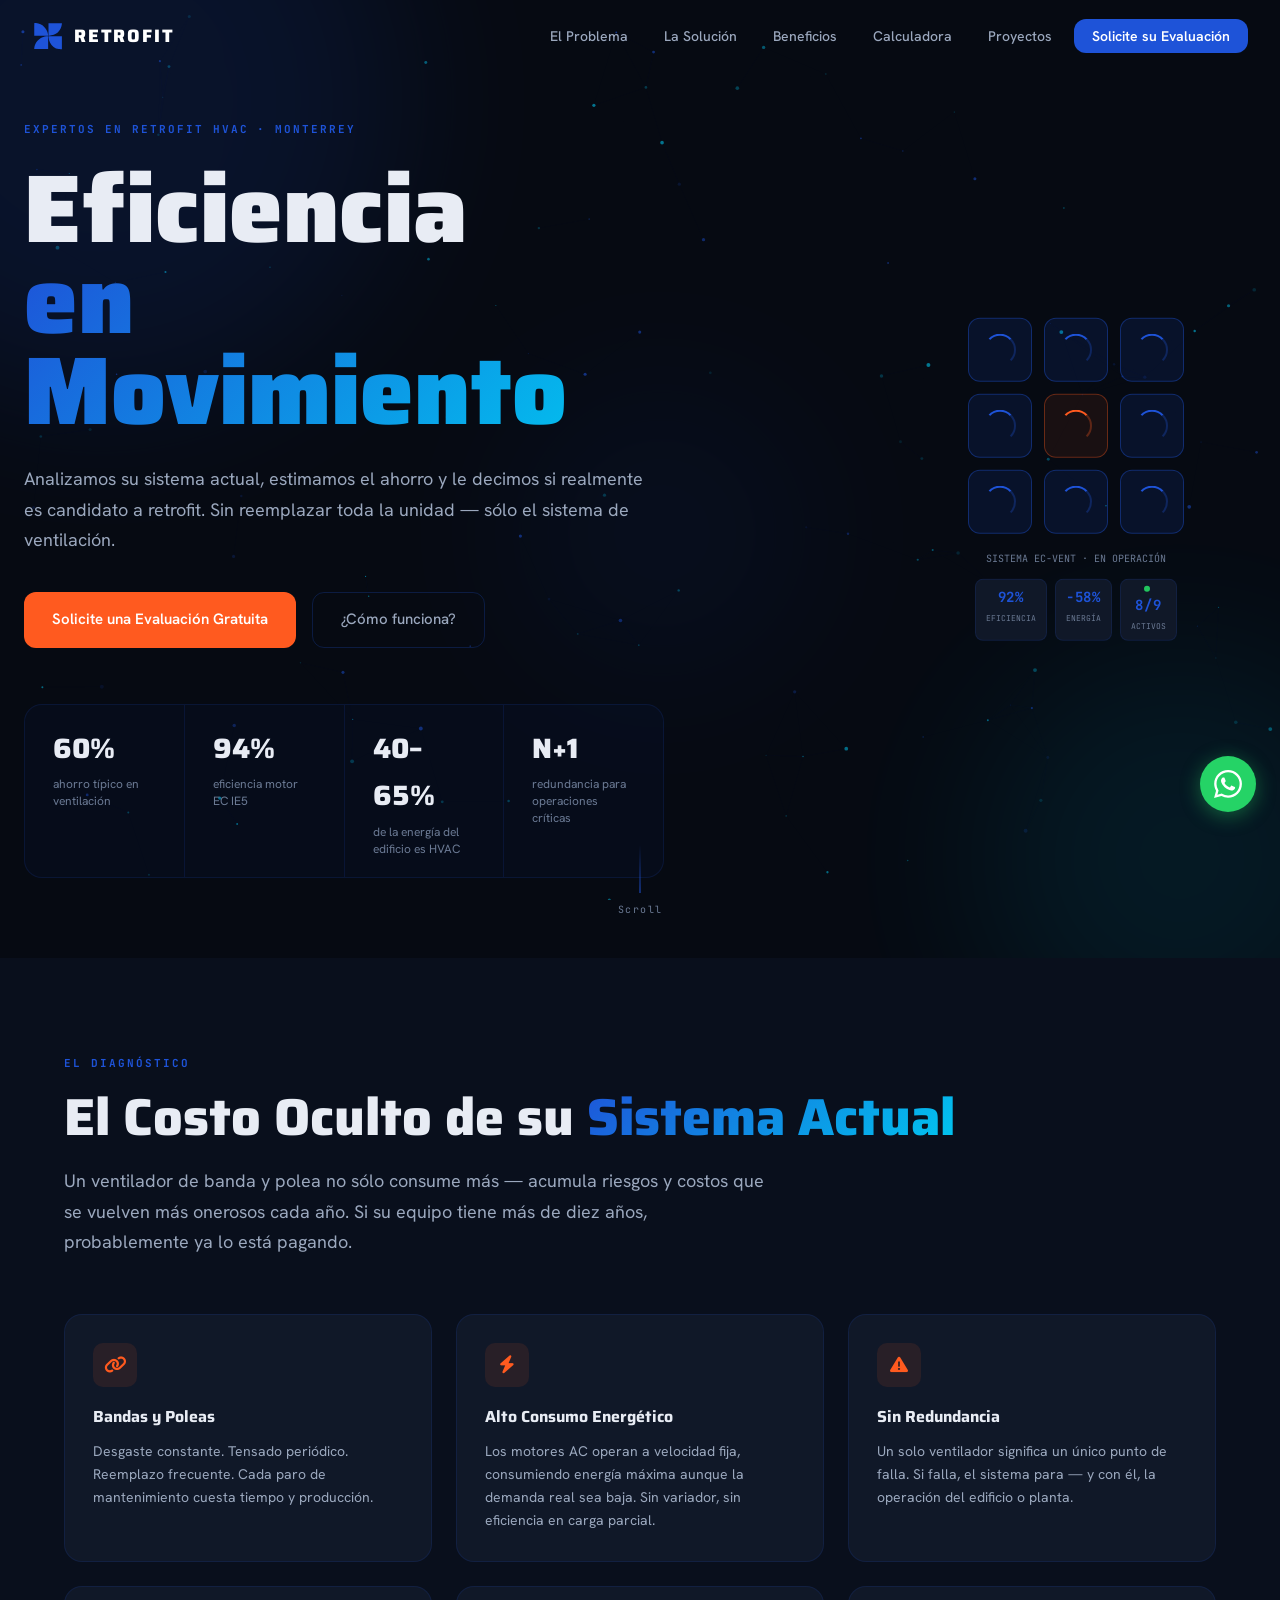
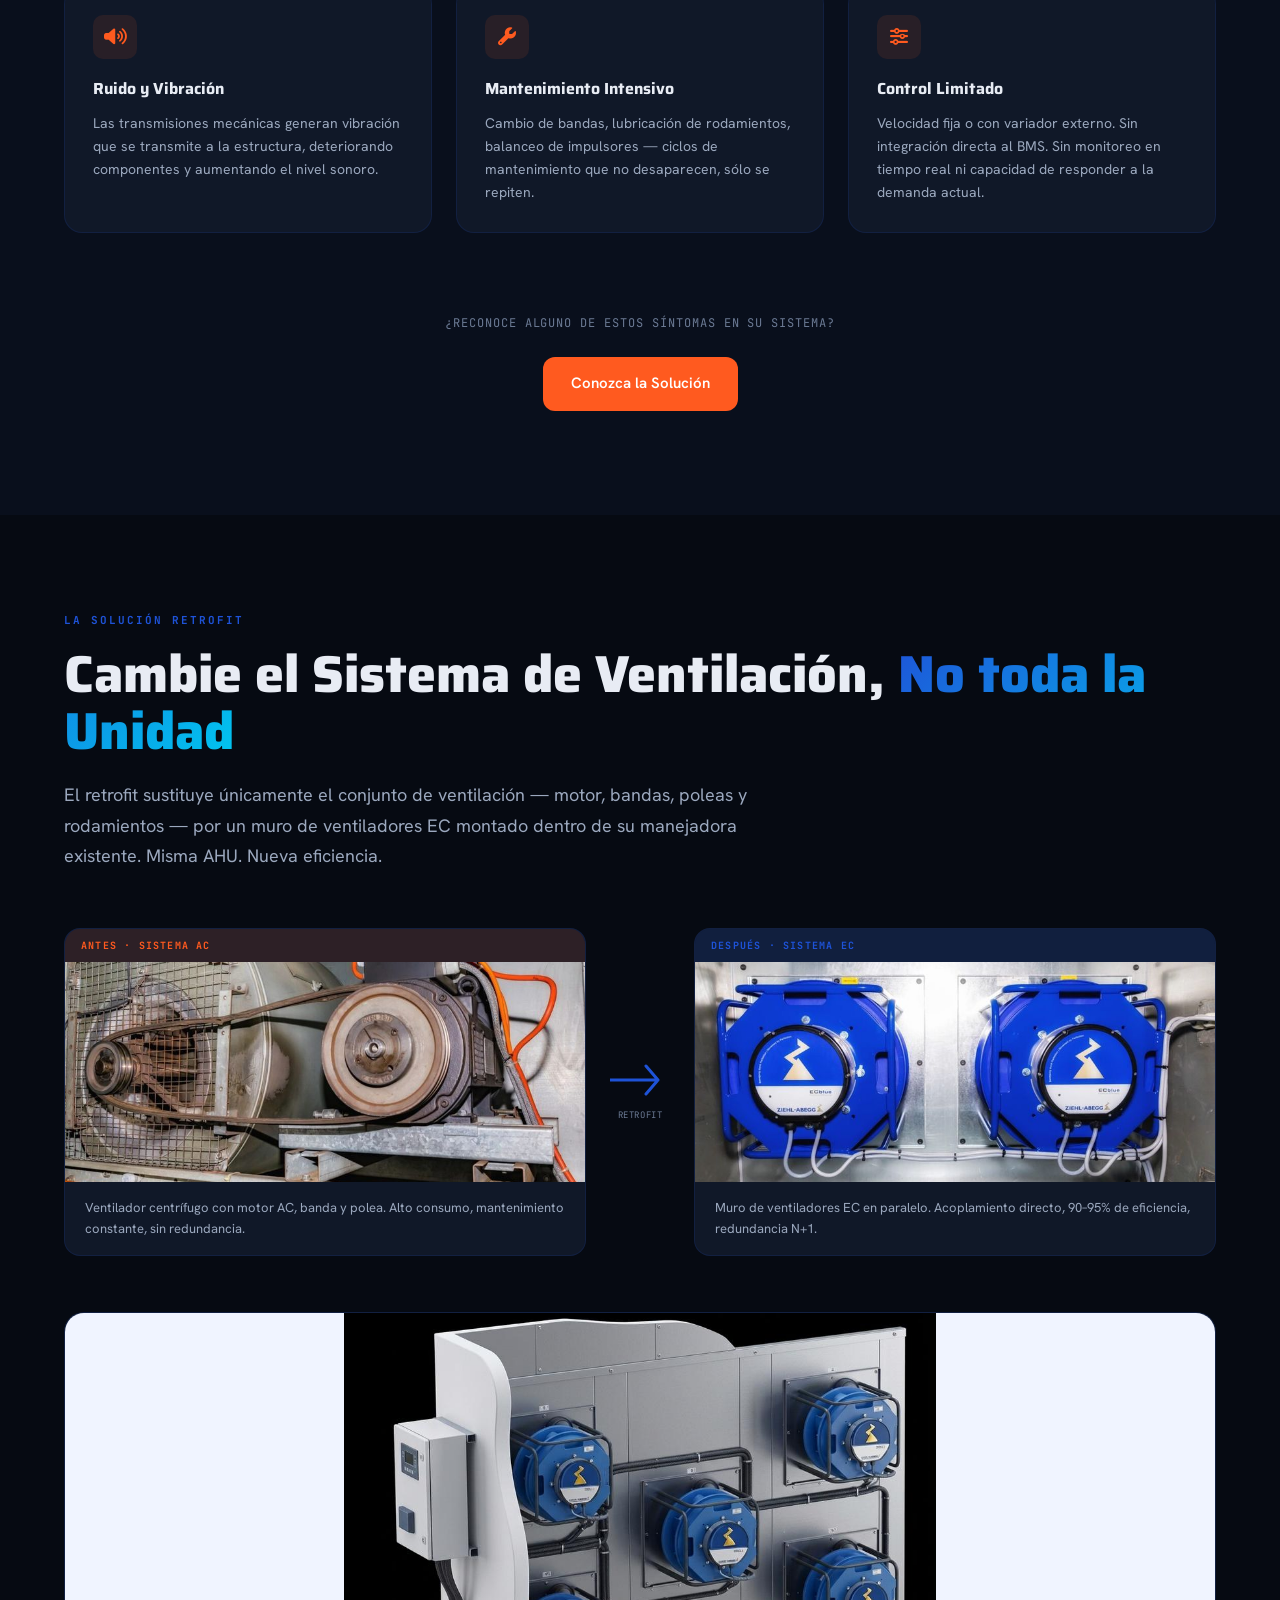
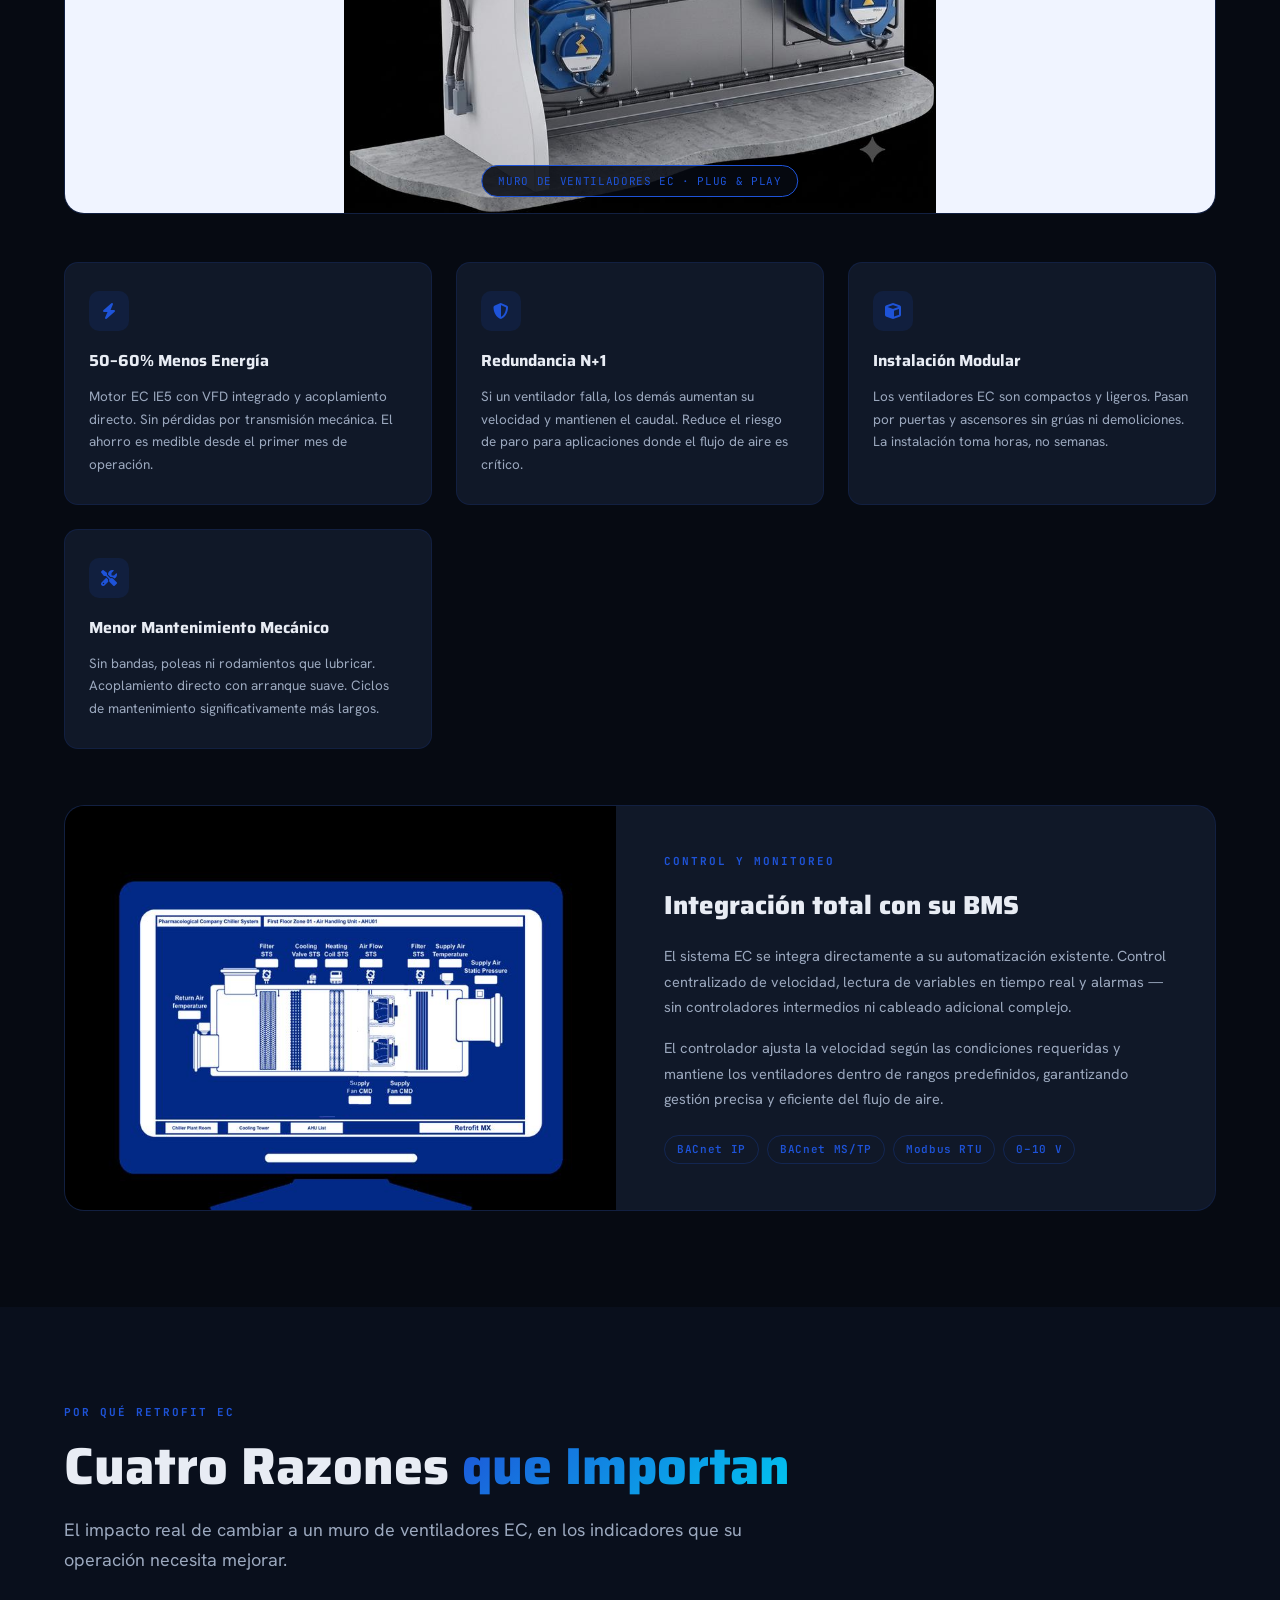
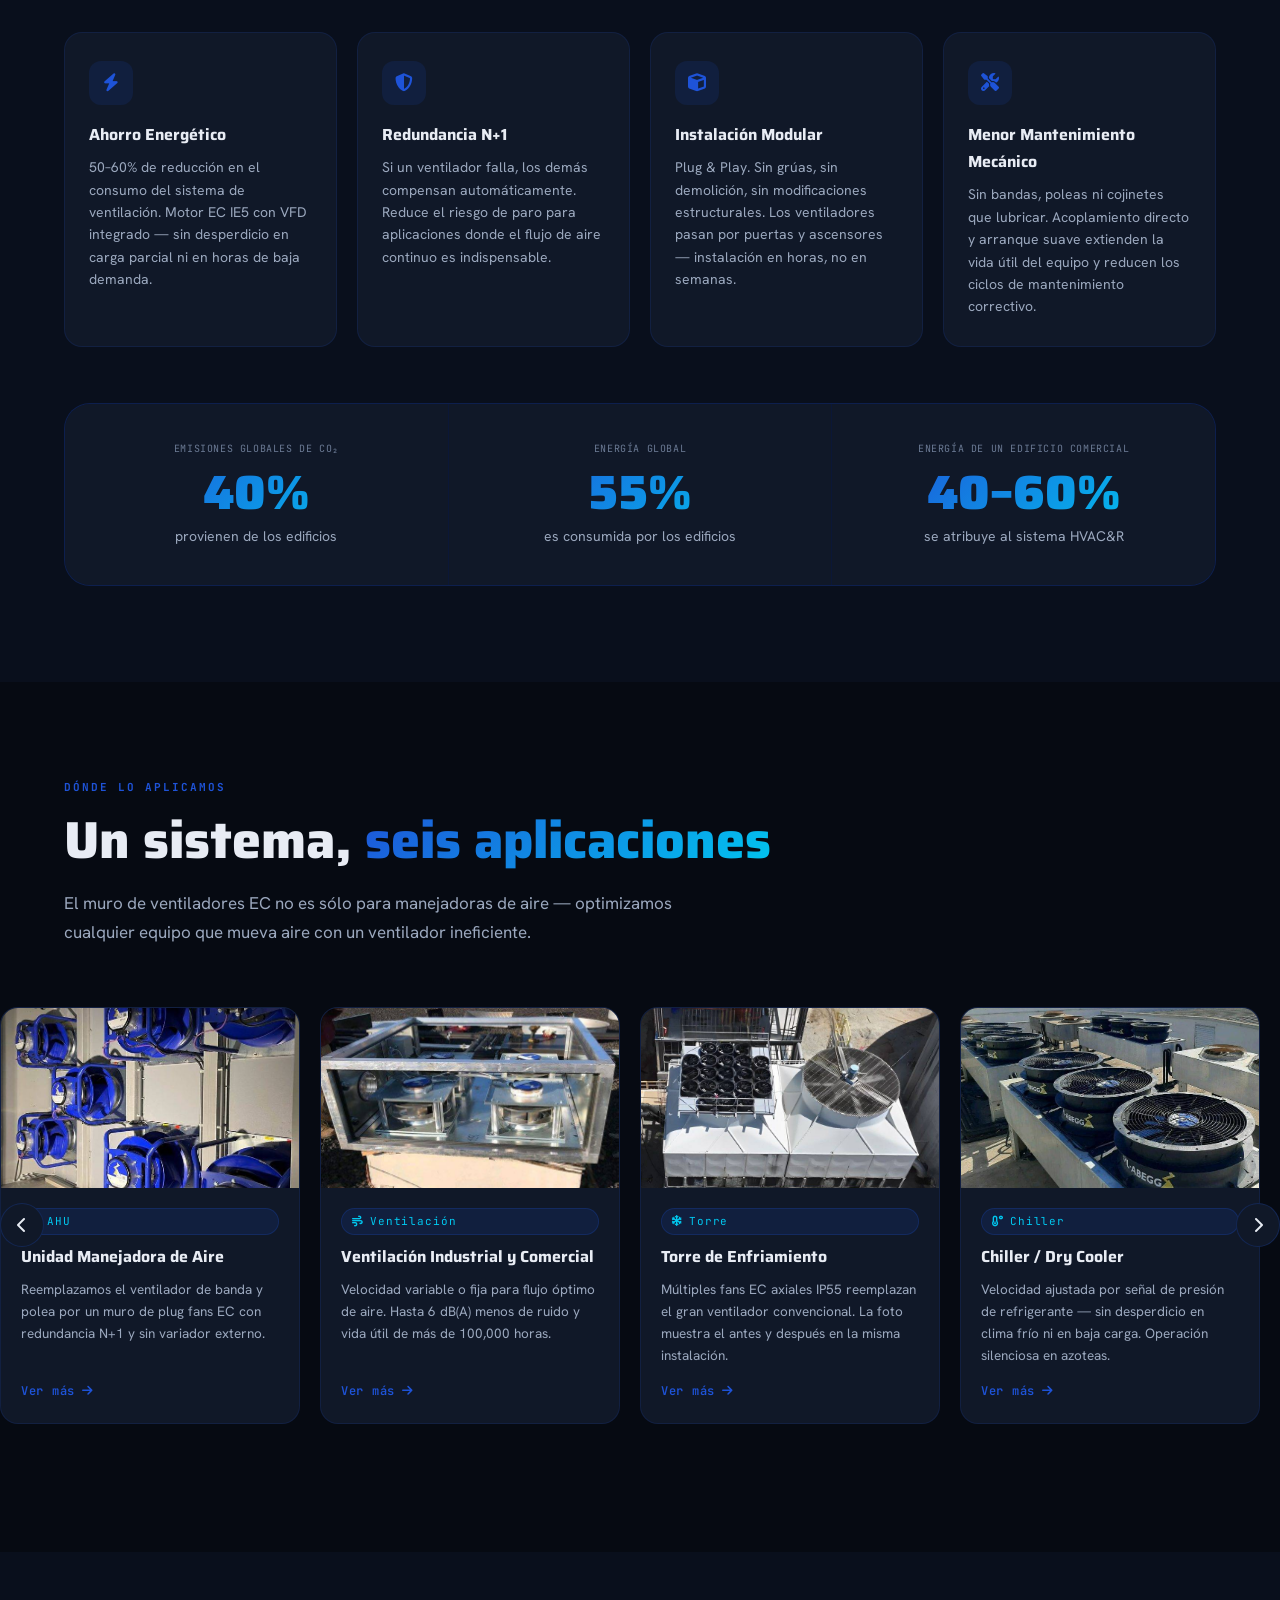
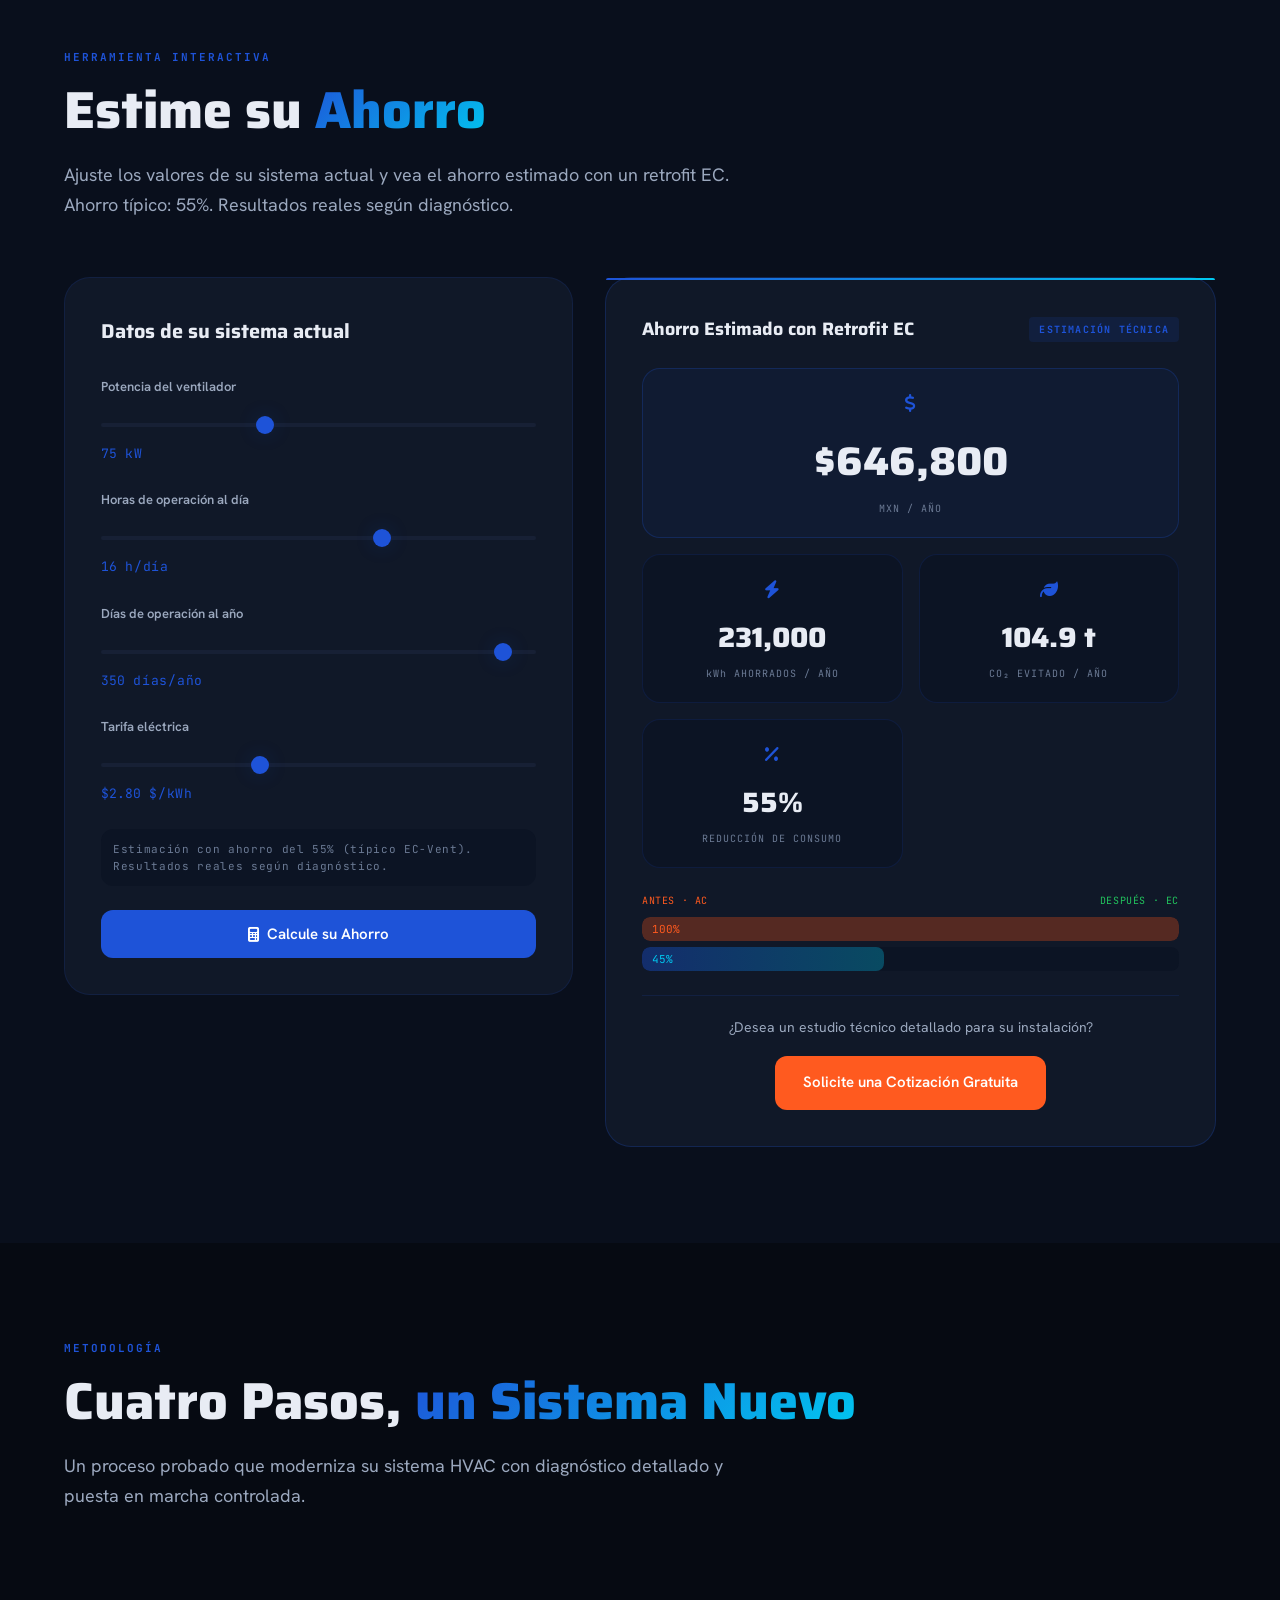
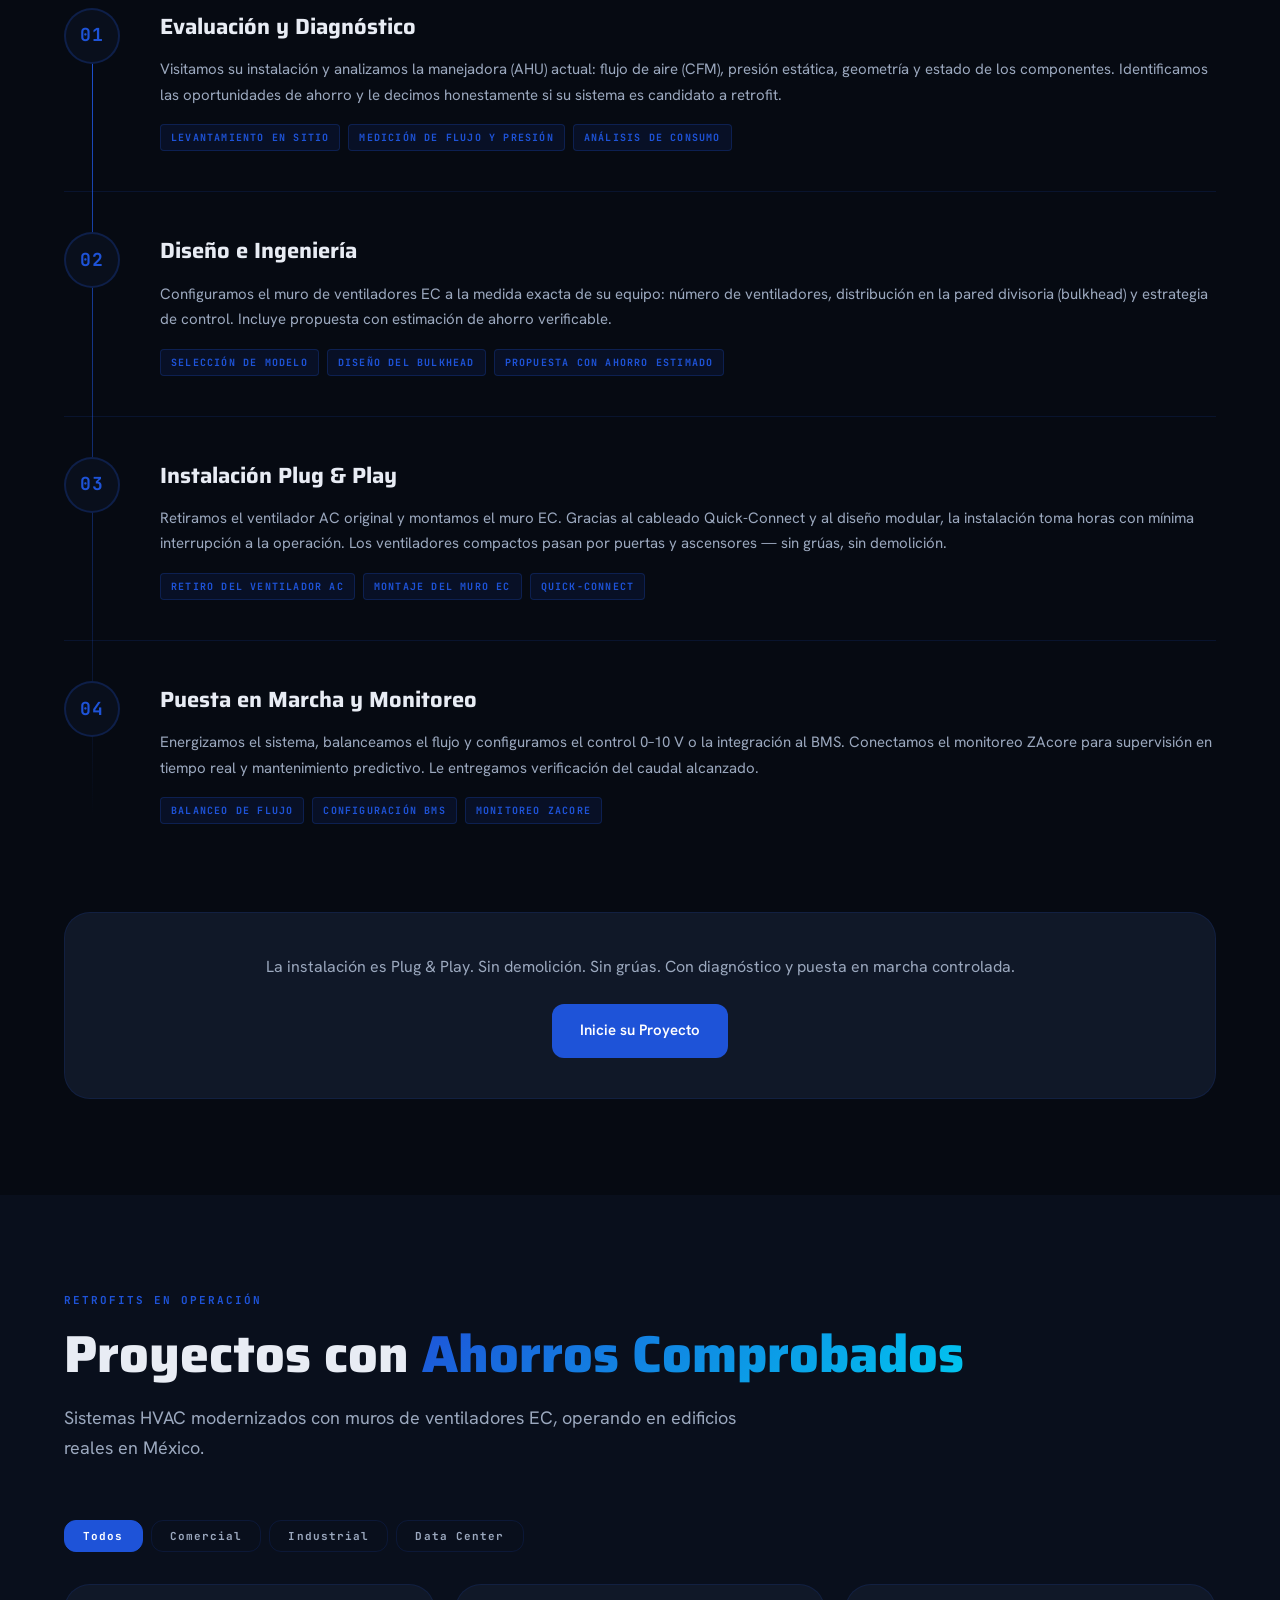
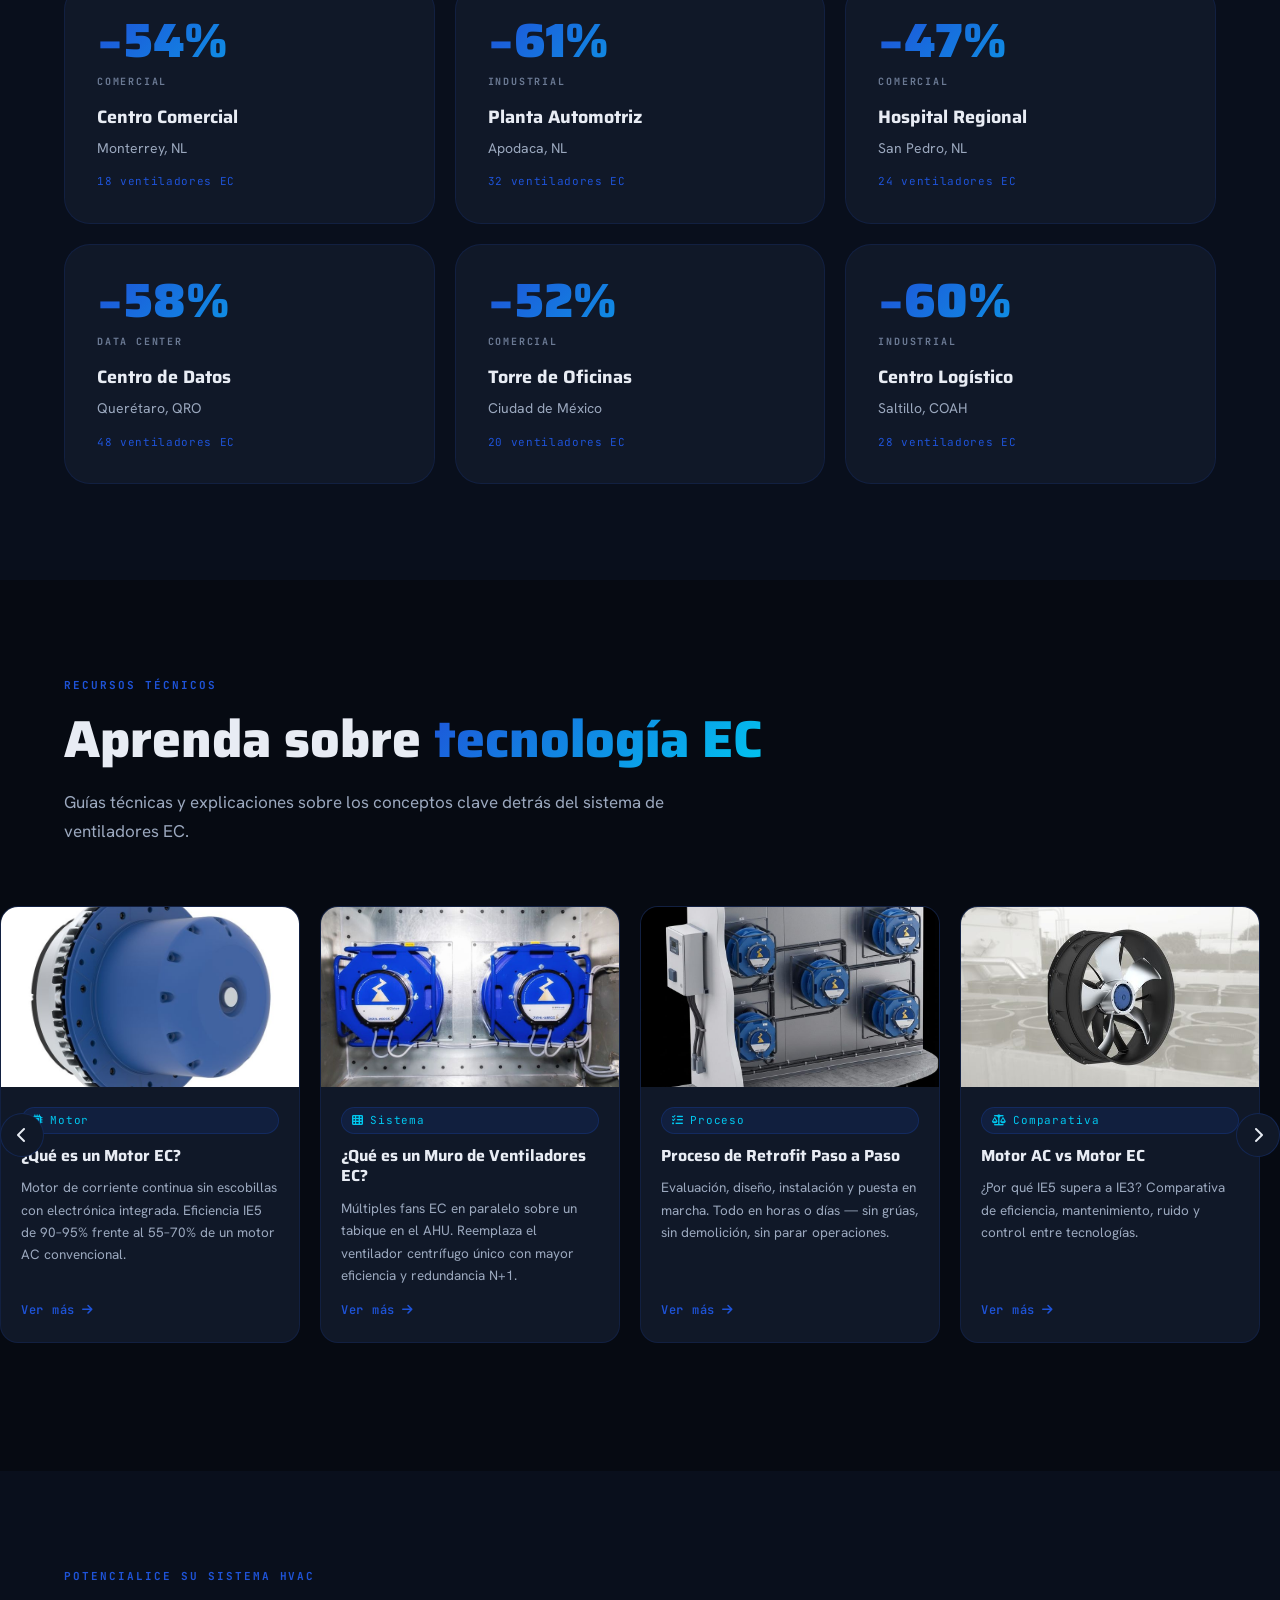
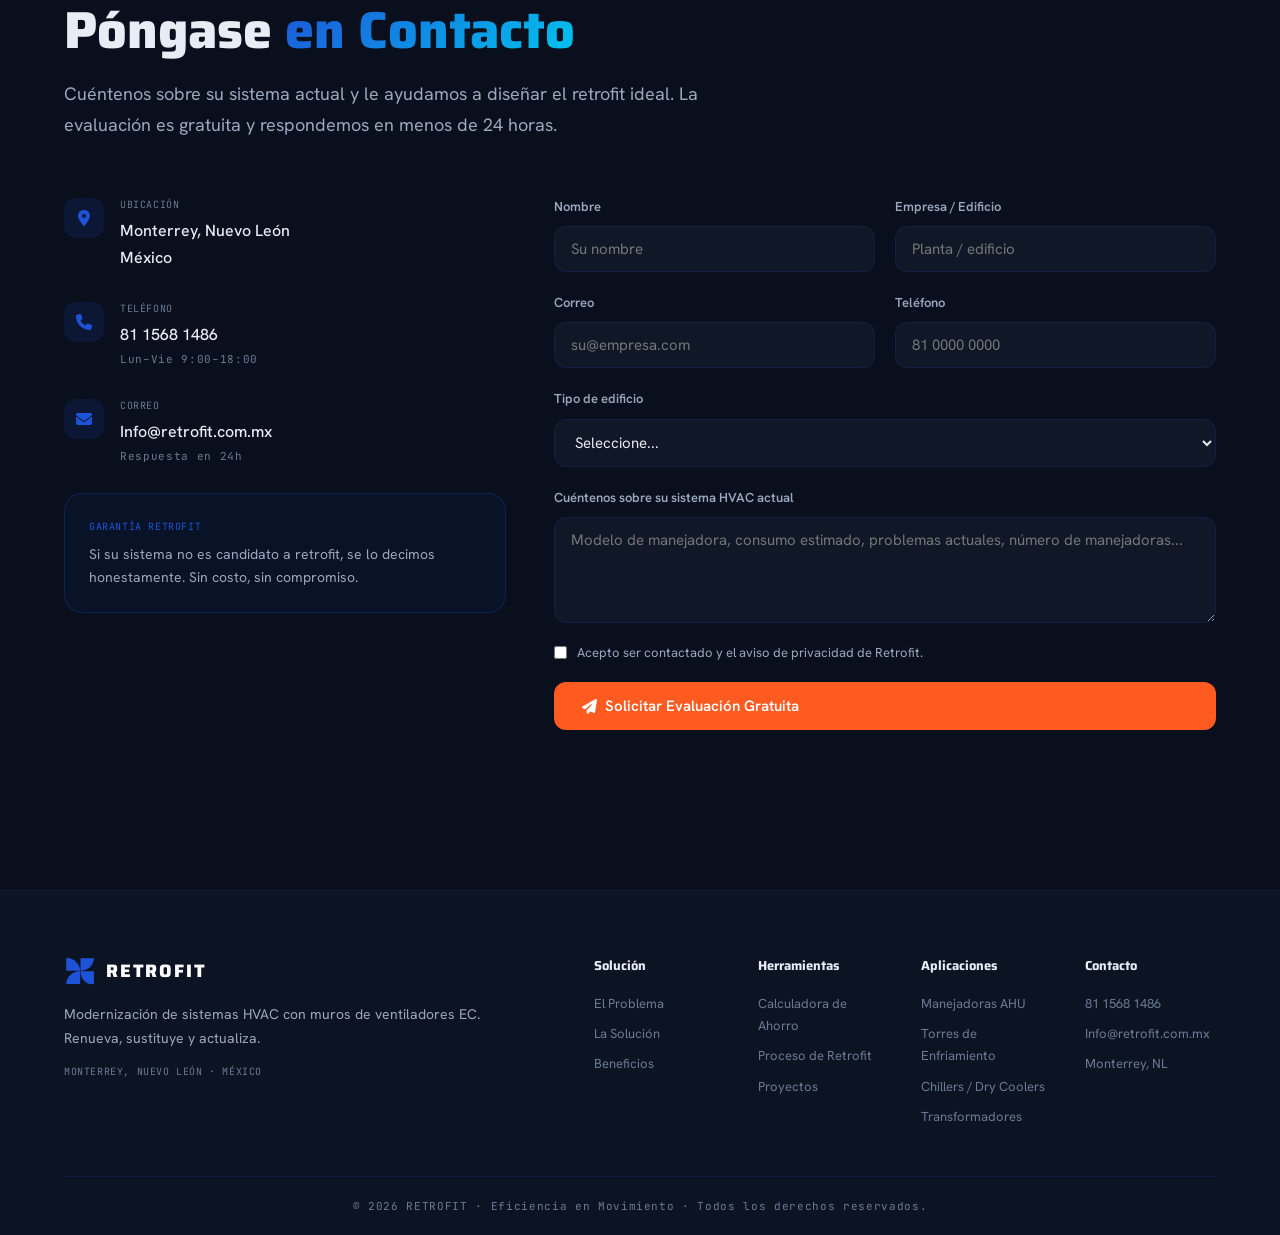
<file: index.html>
<!DOCTYPE html>
<html lang="es-MX">
<head>
  <meta charset="UTF-8" />
  <meta name="viewport" content="width=device-width, initial-scale=1.0" />
  <title>Retrofit | Modernización HVAC con Muros de Ventiladores EC en México</title>
  <meta name="description" content="Modernizamos sistemas HVAC reemplazando ventiladores de polea y banda por muros de ventiladores EC. Ahorro 50–60%, redundancia N+1, instalación Plug & Play. Monterrey, México." />
  <meta name="robots" content="index, follow, max-image-preview:large, max-snippet:-1" />
  <link rel="canonical" href="https://www.retrofit.mx/" />
  <meta property="og:type" content="website" />
  <meta property="og:url" content="https://www.retrofit.mx/" />
  <meta property="og:title" content="Retrofit | Muros de Ventiladores EC para HVAC | México" />
  <meta property="og:description" content="Reducción de 50–60% en consumo HVAC. Reemplazamos su ventilador de banda y polea por un muro de ventiladores EC de alta eficiencia." />

  <script type="application/ld+json">
  {"@context":"https://schema.org","@type":"Organization","name":"Retrofit","url":"https://www.retrofit.mx","description":"Modernización de sistemas HVAC con muros de ventiladores EC en México","address":{"@type":"PostalAddress","addressLocality":"Monterrey","addressRegion":"Nuevo León","addressCountry":"MX"},"telephone":"+52-81-1568-1486","email":"Info@retrofit.com.mx","slogan":"Eficiencia en Movimiento"}
  </script>

  <script type="application/ld+json">
  {"@context":"https://schema.org","@type":"FAQPage","mainEntity":[
    {"@type":"Question","name":"¿Qué es un retrofit de HVAC?","acceptedAnswer":{"@type":"Answer","text":"Un retrofit moderniza su sistema de aire existente sin reemplazar toda la unidad. Se sustituye el ventilador de polea y banda original por un muro de ventiladores EC, mejorando eficiencia, fiabilidad y control a una fracción del costo de un equipo nuevo."}},
    {"@type":"Question","name":"¿Cuánto puede ahorrar con un muro de ventiladores EC?","acceptedAnswer":{"@type":"Answer","text":"El ahorro típico es de 50–60% en el consumo de ventilación. Proyectos en México han registrado reducciones entre 47% y 61% dependiendo del sistema y perfil de operación."}},
    {"@type":"Question","name":"¿Cuánto tarda la instalación?","acceptedAnswer":{"@type":"Answer","text":"La instalación es Plug & Play y toma horas, no semanas. Los ventiladores compactos pasan por puertas y ascensores sin necesidad de grúas ni demoliciones, con interrupción mínima a la operación."}},
    {"@type":"Question","name":"¿Qué pasa si un ventilador EC falla?","acceptedAnswer":{"@type":"Answer","text":"El sistema tiene redundancia N+1. Si un ventilador falla, los demás aumentan su velocidad automáticamente para mantener el flujo de aire. La redundancia integrada reduce el riesgo de paro no planificado."}},
    {"@type":"Question","name":"¿Qué es un motor EC?","acceptedAnswer":{"@type":"Answer","text":"Un motor EC (Electronically Commutated) es un motor de corriente continua sin escobillas con electrónica de control integrada. Opera con eficiencia de 90–95% frente al 55–70% de un motor AC convencional, y tiene el variador de frecuencia integrado para control preciso de velocidad sin componentes mecánicos adicionales."}},
    {"@type":"Question","name":"¿Qué es un muro de ventiladores EC?","acceptedAnswer":{"@type":"Answer","text":"Un muro de ventiladores EC es un arreglo de múltiples ventiladores EC compactos montados en paralelo sobre un tabique dentro de la unidad manejadora de aire. Reemplaza al ventilador centrífugo único de banda y polea con mayor eficiencia, redundancia N+1 y control de caudal preciso por protocolo 0–10 V, BACnet o Modbus."}},
    {"@type":"Question","name":"¿Cuánto consume un ventilador HVAC típico?","acceptedAnswer":{"@type":"Answer","text":"Un ventilador de 75 kW operando 16 horas al día, 350 días al año consume aproximadamente 420,000 kWh anuales. Con un muro de ventiladores EC eso se reduce a 189,000 kWh, generando un ahorro de más de 650,000 MXN por año en tarifas de media tensión."}},
    {"@type":"Question","name":"¿Qué es BACnet en sistemas HVAC?","acceptedAnswer":{"@type":"Answer","text":"BACnet (Building Automation and Control Networks) es el protocolo estándar ASHRAE/ISO para la automatización de edificios. Los ventiladores EC se integran por BACnet MS/TP o BACnet IP directamente al BMS del edificio, permitiendo control centralizado, monitoreo en tiempo real y alarmas sin controladores adicionales."}}
  ]}
  </script>

  <link rel="preconnect" href="https://fonts.googleapis.com" />
  <link rel="preconnect" href="https://fonts.gstatic.com" crossorigin />
  <link href="https://fonts.googleapis.com/css2?family=Saira:wght@400;500;600;700;800;900&family=Hanken+Grotesk:wght@400;500;600;700&family=JetBrains+Mono:wght@400;500;700&display=swap" rel="stylesheet" />
  <link rel="stylesheet" href="https://cdnjs.cloudflare.com/ajax/libs/font-awesome/6.5.1/css/all.min.css" />
  <link rel="stylesheet" href="css/style.css" />
</head>
<body>

<!-- LOGO SVG SYMBOL -->
<svg style="display:none" xmlns="http://www.w3.org/2000/svg">
  <symbol id="logo-sym" viewBox="158 366 228 218">
    <path fill="currentColor" fill-rule="evenodd" d="M347.80 567.92C321.32 564.04 298.30 546.40 285.91 520.50C280.29 508.75 277.00 496.72 276.25 485.25L275.72 477.00L323.36 477.00L371.00 477.00L371.00 523.00L371.00 569.00L362.25 568.88C357.44 568.81 350.94 568.38 347.80 567.92ZM174.32 560.25C175.43 546.39 181.09 531.07 189.91 518.03C197.57 506.72 215.99 491.42 228.51 485.96C240.94 480.55 256.58 477.07 268.75 477.02L273.00 477.00L273.00 522.50L273.00 568.00L223.35 568.00L173.70 568.00L174.32 560.25ZM174.00 427.50C174.00 402.48 174.34 382.00 174.75 382.01C175.16 382.01 180.45 382.46 186.50 383.00C210.70 385.15 228.70 393.65 245.08 410.64C256.49 422.49 263.53 433.67 267.95 447.02C270.55 454.86 273.00 466.06 273.00 470.07L273.00 473.00L223.50 473.00L174.00 473.00L174.00 427.50ZM275.50 428.50L275.50 384.00L323.39 384.00L371.29 384.00L370.62 391.25C369.61 402.26 367.28 410.49 362.07 421.50C352.05 442.66 334.20 459.04 312.66 466.82C303.67 470.07 288.46 473.00 280.57 473.00L275.50 473.00L275.50 428.50Z"/>
  </symbol>
  <symbol id="logo-full-dark" viewBox="150 358 1208 234">
    <path fill="#1E53D8" fill-rule="evenodd" d="M347.80 567.92C321.32 564.04 298.30 546.40 285.91 520.50C280.29 508.75 277.00 496.72 276.25 485.25L275.72 477.00L323.36 477.00L371.00 477.00L371.00 523.00L371.00 569.00L362.25 568.88C357.44 568.81 350.94 568.38 347.80 567.92ZM174.32 560.25C175.43 546.39 181.09 531.07 189.91 518.03C197.57 506.72 215.99 491.42 228.51 485.96C240.94 480.55 256.58 477.07 268.75 477.02L273.00 477.00L273.00 522.50L273.00 568.00L223.35 568.00L173.70 568.00L174.32 560.25ZM174.00 427.50C174.00 402.48 174.34 382.00 174.75 382.01C175.16 382.01 180.45 382.46 186.50 383.00C210.70 385.15 228.70 393.65 245.08 410.64C256.49 422.49 263.53 433.67 267.95 447.02C270.55 454.86 273.00 466.06 273.00 470.07L273.00 473.00L223.50 473.00L174.00 473.00L174.00 427.50ZM275.50 428.50L275.50 384.00L323.39 384.00L371.29 384.00L370.62 391.25C369.61 402.26 367.28 410.49 362.07 421.50C352.05 442.66 334.20 459.04 312.66 466.82C303.67 470.07 288.46 473.00 280.57 473.00L275.50 473.00L275.50 428.50Z"/>
    <path fill="#FFFFFF" fill-rule="evenodd" d="M455.24 477.75L455.50 431.50L500.00 431.50C549.55 431.50 549.30 431.47 556.55 438.16C562.98 444.08 565.17 450.20 565.25 462.41C565.32 473.27 563.44 479.72 558.70 484.87C556.09 487.71 547.43 491.98 544.25 491.99C543.01 492.00 542.00 492.28 542.00 492.61C542.00 493.36 549.75 502.52 560.22 514.13C564.50 518.88 568.00 523.04 568.00 523.38C568.00 523.72 563.58 524.00 558.18 524.00L548.36 524.00L536.43 509.92C529.87 502.18 524.14 495.20 523.70 494.42C523.04 493.25 518.41 493.00 497.45 493.00L472.00 493.00L472.00 508.50L472.00 524.00L463.49 524.00L454.98 524.00L455.24 477.75ZM599.61 521.53C592.58 518.64 588.87 515.30 585.80 509.10C583.64 504.74 583.50 503.16 583.18 479.27C582.91 458.28 583.12 453.10 584.46 448.48C586.53 441.36 591.78 435.98 599.42 433.11C604.85 431.09 606.76 431.00 647.04 431.00L689.00 431.00L689.00 438.25L689.00 445.50L649.25 445.51C613.21 445.52 609.20 445.69 606.26 447.28C601.23 450.01 599.72 453.19 599.20 462.08L598.74 470.00L642.87 470.00L687.00 470.00L687.00 476.50L687.00 483.00L642.86 483.00L598.72 483.00L599.25 491.45C599.63 497.64 600.34 500.81 601.90 503.34C605.98 509.95 606.37 510.00 649.90 510.00L689.00 510.00L689.00 517.00L689.00 524.00L647.25 523.98L605.50 523.95L599.61 521.53ZM748.98 522.75C748.97 522.06 748.86 504.40 748.73 483.50L748.50 445.50L724.75 445.50L701.00 445.50L701.00 438.25L701.00 431.00L755.54 431.00L810.09 431.00L809.79 438.08L809.50 445.15L787.25 445.04L765.00 444.93L765.00 484.47L765.00 524.00L757.00 524.00C751.28 524.00 749.00 523.64 748.98 522.75ZM826.00 477.45L826.00 430.90L870.25 431.25C905.30 431.53 915.33 431.90 918.50 433.02C924.14 435.03 932.25 443.41 933.87 448.92C935.83 455.53 935.60 472.53 933.49 477.77C931.21 483.41 924.30 489.40 918.26 490.96C915.64 491.64 912.97 492.35 912.33 492.54C911.64 492.74 912.49 494.30 914.33 496.26C916.07 498.12 921.51 504.33 926.42 510.07C931.32 515.81 936.21 521.29 937.28 522.25C939.14 523.93 938.79 524.00 928.70 524.00L918.19 524.00L904.94 508.50L891.69 493.00L866.75 493.00L841.82 493.00L842.16 508.50L842.50 524.00L834.25 524.00L826.00 524.00L826.00 477.45ZM972.50 523.08C967.15 521.74 961.27 518.15 958.06 514.28C952.50 507.57 951.84 503.11 952.19 474.78C952.54 446.21 952.82 445.01 960.89 437.72C968.08 431.22 970.90 430.87 1012.67 431.20L1049.50 431.50L1055.15 434.27C1058.26 435.80 1061.99 438.61 1063.45 440.53C1068.95 447.73 1069.38 449.91 1069.80 472.63C1070.28 498.47 1069.39 505.34 1064.60 512.55C1061.92 516.58 1059.77 518.46 1055.31 520.65L1049.50 523.50L1012.50 523.67C992.15 523.76 974.15 523.50 972.50 523.08ZM1086.20 486.25L1086.50 448.50L1089.27 443.78C1090.80 441.19 1093.59 437.89 1095.48 436.45C1102.25 431.29 1105.01 431.00 1148.16 431.00L1188.00 431.00L1188.00 438.25L1188.00 445.50L1150.25 445.50C1109.29 445.50 1108.86 445.55 1104.76 451.10C1103.38 452.96 1102.67 456.04 1102.27 461.85L1101.71 470.00L1143.36 470.00L1185.00 470.00L1185.00 476.50L1185.00 483.00L1143.50 483.00L1102.00 483.00L1102.00 503.50L1102.00 524.00L1093.95 524.00L1085.91 524.00L1086.20 486.25ZM1203.00 477.50L1203.00 431.00L1211.00 431.00L1219.00 431.00L1219.00 477.50L1219.00 524.00L1211.00 524.00L1203.00 524.00L1203.00 477.50ZM1276.50 484.75L1276.50 445.50L1259.00 445.28C1249.38 445.16 1240.04 445.05 1238.25 445.03L1235.00 445.00L1235.00 437.99L1235.00 430.98L1284.75 431.24L1334.50 431.50L1334.50 438.39L1334.50 445.27L1313.75 445.14L1293.00 445.01L1293.00 484.51L1293.00 524.00L1284.75 524.00L1276.50 524.00L1276.50 484.75ZM1044.96 508.40C1047.49 507.39 1049.79 505.46 1051.23 503.15C1053.41 499.65 1053.50 498.61 1053.50 478.00C1053.50 458.18 1053.34 456.23 1051.46 453.04C1050.35 451.13 1047.87 448.66 1045.96 447.54C1042.68 445.62 1040.84 445.51 1010.50 445.51C965.81 445.50 967.79 443.94 968.22 478.68C968.63 511.51 966.61 510.00 1010.23 510.00C1036.08 510.00 1041.60 509.75 1044.96 508.40ZM541.51 477.56C546.63 475.42 548.99 470.83 548.99 463.00C549.00 455.14 546.86 450.36 542.13 447.62C539.03 445.83 536.18 445.65 505.38 445.26L472.00 444.84L472.00 461.92L472.00 479.00L505.03 479.00C531.52 479.00 538.75 478.71 541.51 477.56ZM912.00 477.25C921.35 472.58 921.49 453.56 912.21 447.82C908.70 445.65 907.91 445.60 875.56 445.55L842.50 445.50L842.23 462.25L841.95 479.00L875.23 479.00C904.90 479.00 908.88 478.81 912.00 477.25Z"/>
  </symbol>
</svg>

<!-- NAV -->
<nav id="navbar">
  <div class="nav-container">
    <a href="#" class="nav-logo">
      <svg class="logo-svg" viewBox="158 366 228 218" fill="none" aria-hidden="true">
        <path fill="#1E53D8" fill-rule="evenodd" d="M347.80 567.92C321.32 564.04 298.30 546.40 285.91 520.50C280.29 508.75 277.00 496.72 276.25 485.25L275.72 477.00L323.36 477.00L371.00 477.00L371.00 523.00L371.00 569.00L362.25 568.88C357.44 568.81 350.94 568.38 347.80 567.92ZM174.32 560.25C175.43 546.39 181.09 531.07 189.91 518.03C197.57 506.72 215.99 491.42 228.51 485.96C240.94 480.55 256.58 477.07 268.75 477.02L273.00 477.00L273.00 522.50L273.00 568.00L223.35 568.00L173.70 568.00L174.32 560.25ZM174.00 427.50C174.00 402.48 174.34 382.00 174.75 382.01C175.16 382.01 180.45 382.46 186.50 383.00C210.70 385.15 228.70 393.65 245.08 410.64C256.49 422.49 263.53 433.67 267.95 447.02C270.55 454.86 273.00 466.06 273.00 470.07L273.00 473.00L223.50 473.00L174.00 473.00L174.00 427.50ZM275.50 428.50L275.50 384.00L323.39 384.00L371.29 384.00L370.62 391.25C369.61 402.26 367.28 410.49 362.07 421.50C352.05 442.66 334.20 459.04 312.66 466.82C303.67 470.07 288.46 473.00 280.57 473.00L275.50 473.00L275.50 428.50Z"/>
      </svg>
      <span class="logo-text">RETROFIT</span>
    </a>
    <ul class="nav-links" id="navLinks">
      <li><a href="#el-problema" class="nav-link">El Problema</a></li>
      <li><a href="#la-solucion" class="nav-link">La Solución</a></li>
      <li><a href="#beneficios" class="nav-link">Beneficios</a></li>
      <li><a href="#calculadora" class="nav-link">Calculadora</a></li>
      <li><a href="#proyectos" class="nav-link">Proyectos</a></li>
      <li><a href="#contacto" class="nav-cta">Solicite su Evaluación</a></li>
    </ul>
    <button class="hamburger" id="hamburger" aria-label="Menu">
      <span></span><span></span><span></span>
    </button>
  </div>
</nav>

<!-- HERO -->
<section id="hero">
  <canvas id="particleCanvas"></canvas>
  <div class="hero-bg-orbs">
    <div class="orb orb-1"></div>
    <div class="orb orb-2"></div>
    <div class="orb orb-3"></div>
  </div>
  <div class="hero-content">
    <div class="hero-eyebrow animate-in">EXPERTOS EN RETROFIT HVAC · MONTERREY</div>
    <h1 class="hero-title animate-in">
      <span class="line-1">Eficiencia</span>
      <span class="line-2 gradient-text">en Movimiento</span>
    </h1>
    <p class="hero-desc animate-in">
      Analizamos su sistema actual, estimamos el ahorro y le decimos si realmente es candidato a retrofit.
      Sin reemplazar toda la unidad — sólo el sistema de ventilación.
    </p>
    <div class="hero-actions animate-in">
      <a href="#contacto" class="btn-primary btn-pop">Solicite una Evaluación Gratuita</a>
      <a href="#el-problema" class="btn-ghost">¿Cómo funciona?</a>
    </div>
    <div class="hero-stats animate-in">
      <div class="hstat">
        <div class="hstat-val"><span class="stat-num" data-target="60">0</span>%</div>
        <div class="hstat-label">ahorro típico en ventilación</div>
      </div>
      <div class="hstat-divider"></div>
      <div class="hstat">
        <div class="hstat-val"><span class="stat-num" data-target="94">0</span>%</div>
        <div class="hstat-label">eficiencia motor EC IE5</div>
      </div>
      <div class="hstat-divider"></div>
      <div class="hstat">
        <div class="hstat-val"><span class="stat-num" data-target="40">0</span>–65%</div>
        <div class="hstat-label">de la energía del edificio es HVAC</div>
      </div>
      <div class="hstat-divider"></div>
      <div class="hstat">
        <div class="hstat-val">N+1</div>
        <div class="hstat-label">redundancia para operaciones críticas</div>
      </div>
    </div>
  </div>
  <div class="hero-visual-wrap">
    <div class="fanwall-anim">
      <div class="fw-grid">
        <div class="fw-fan active" style="--d:0s"></div>
        <div class="fw-fan active" style="--d:.1s"></div>
        <div class="fw-fan active" style="--d:.2s"></div>
        <div class="fw-fan active" style="--d:.3s"></div>
        <div class="fw-fan maintenance" style="--d:.4s"></div>
        <div class="fw-fan active" style="--d:.5s"></div>
        <div class="fw-fan active" style="--d:.6s"></div>
        <div class="fw-fan active" style="--d:.7s"></div>
        <div class="fw-fan active" style="--d:.8s"></div>
      </div>
      <div class="fw-label">SISTEMA EC-VENT · EN OPERACIÓN</div>
      <div class="fw-badges">
        <div class="fw-badge"><span class="mono">92%</span><small>EFICIENCIA</small></div>
        <div class="fw-badge"><span class="mono">−58%</span><small>ENERGÍA</small></div>
        <div class="fw-badge"><span class="fw-badge-dot"></span><span class="mono">8/9</span><small>ACTIVOS</small></div>
      </div>
    </div>
  </div>
  <div class="scroll-hint">
    <span></span>
    <p>Scroll</p>
  </div>
</section>

<!-- EL PROBLEMA -->
<section id="el-problema" class="section section-dark">
  <div class="container">
    <div class="section-label reveal">EL DIAGNÓSTICO</div>
    <h2 class="section-title reveal">El Costo Oculto de su <span class="gradient-text">Sistema Actual</span></h2>
    <p class="section-desc reveal">
      Un ventilador de banda y polea no sólo consume más — acumula riesgos y costos que se vuelven
      más onerosos cada año. Si su equipo tiene más de diez años, probablemente ya lo está pagando.
    </p>

    <div class="problem-grid">
      <div class="prob-card reveal" data-delay="0">
        <div class="prob-icon"><i class="fas fa-link"></i></div>
        <h3>Bandas y Poleas</h3>
        <p>Desgaste constante. Tensado periódico. Reemplazo frecuente. Cada paro de mantenimiento cuesta tiempo y producción.</p>
      </div>
      <div class="prob-card reveal" data-delay="60">
        <div class="prob-icon"><i class="fas fa-bolt"></i></div>
        <h3>Alto Consumo Energético</h3>
        <p>Los motores AC operan a velocidad fija, consumiendo energía máxima aunque la demanda real sea baja. Sin variador, sin eficiencia en carga parcial.</p>
      </div>
      <div class="prob-card reveal" data-delay="120">
        <div class="prob-icon"><i class="fas fa-exclamation-triangle"></i></div>
        <h3>Sin Redundancia</h3>
        <p>Un solo ventilador significa un único punto de falla. Si falla, el sistema para — y con él, la operación del edificio o planta.</p>
      </div>
      <div class="prob-card reveal" data-delay="180">
        <div class="prob-icon"><i class="fas fa-volume-up"></i></div>
        <h3>Ruido y Vibración</h3>
        <p>Las transmisiones mecánicas generan vibración que se transmite a la estructura, deteriorando componentes y aumentando el nivel sonoro.</p>
      </div>
      <div class="prob-card reveal" data-delay="240">
        <div class="prob-icon"><i class="fas fa-wrench"></i></div>
        <h3>Mantenimiento Intensivo</h3>
        <p>Cambio de bandas, lubricación de rodamientos, balanceo de impulsores — ciclos de mantenimiento que no desaparecen, sólo se repiten.</p>
      </div>
      <div class="prob-card reveal" data-delay="300">
        <div class="prob-icon"><i class="fas fa-sliders-h"></i></div>
        <h3>Control Limitado</h3>
        <p>Velocidad fija o con variador externo. Sin integración directa al BMS. Sin monitoreo en tiempo real ni capacidad de responder a la demanda actual.</p>
      </div>
    </div>

    <div class="prob-cta reveal" data-delay="400">
      <p class="mono">¿RECONOCE ALGUNO DE ESTOS SÍNTOMAS EN SU SISTEMA?</p>
      <a href="#la-solucion" class="btn-primary btn-pop">Conozca la Solución</a>
    </div>
  </div>
</section>

<!-- LA SOLUCIÓN -->
<section id="la-solucion" class="section">
  <div class="container">
    <div class="section-label reveal">LA SOLUCIÓN RETROFIT</div>
    <h2 class="section-title reveal">Cambie el Sistema de Ventilación, <span class="gradient-text">No toda la Unidad</span></h2>
    <p class="section-desc reveal">
      El retrofit sustituye únicamente el conjunto de ventilación — motor, bandas, poleas y rodamientos —
      por un muro de ventiladores EC montado dentro de su manejadora existente.
      Misma AHU. Nueva eficiencia.
    </p>

    <!-- Antes / Después con fotos reales -->
    <div class="fotos-ad reveal" data-delay="100">
      <div class="foto-panel">
        <div class="foto-tag mono foto-tag-antes">ANTES · SISTEMA AC</div>
        <img src="assets/ventilador-antiguo.jpg" alt="Ventilador AC de polea y banda antes del retrofit" loading="lazy" />
        <p>Ventilador centrífugo con motor AC, banda y polea. Alto consumo, mantenimiento constante, sin redundancia.</p>
      </div>
      <div class="foto-flecha">
        <svg viewBox="0 0 60 40" fill="none" width="60">
          <path d="M0 20 H48 M36 6 L48 20 L36 34" stroke="var(--brand)" stroke-width="3" stroke-linecap="round" stroke-linejoin="round"/>
        </svg>
        <span class="mono">RETROFIT</span>
      </div>
      <div class="foto-panel">
        <div class="foto-tag mono foto-tag-despues">DESPUÉS · SISTEMA EC</div>
        <img src="assets/fans-ec-instalados.jpg" alt="Muro de ventiladores EC instalado dentro de AHU" loading="lazy" />
        <p>Muro de ventiladores EC en paralelo. Acoplamiento directo, 90–95% de eficiencia, redundancia N+1.</p>
      </div>
    </div>

    <!-- Sistema render -->
    <div class="sistema-hero reveal" data-delay="150">
      <img src="assets/muro-ventiladores-ec.jpg" alt="Muro de ventiladores EC Ziehl-Abegg — sistema completo" loading="lazy" />
      <div class="sistema-badge mono">MURO DE VENTILADORES EC · PLUG &amp; PLAY</div>
    </div>

    <!-- 4 características clave -->
    <div class="sistema-features">
      <div class="sfeat reveal" data-delay="0">
        <div class="sfeat-icon"><i class="fas fa-bolt"></i></div>
        <h3>50–60% Menos Energía</h3>
        <p>Motor EC IE5 con VFD integrado y acoplamiento directo. Sin pérdidas por transmisión mecánica. El ahorro es medible desde el primer mes de operación.</p>
      </div>
      <div class="sfeat reveal" data-delay="80">
        <div class="sfeat-icon"><i class="fas fa-shield-alt"></i></div>
        <h3>Redundancia N+1</h3>
        <p>Si un ventilador falla, los demás aumentan su velocidad y mantienen el caudal. Reduce el riesgo de paro para aplicaciones donde el flujo de aire es crítico.</p>
      </div>
      <div class="sfeat reveal" data-delay="160">
        <div class="sfeat-icon"><i class="fas fa-cube"></i></div>
        <h3>Instalación Modular</h3>
        <p>Los ventiladores EC son compactos y ligeros. Pasan por puertas y ascensores sin grúas ni demoliciones. La instalación toma horas, no semanas.</p>
      </div>
      <div class="sfeat reveal" data-delay="240">
        <div class="sfeat-icon"><i class="fas fa-tools"></i></div>
        <h3>Menor Mantenimiento Mecánico</h3>
        <p>Sin bandas, poleas ni rodamientos que lubricar. Acoplamiento directo con arranque suave. Ciclos de mantenimiento significativamente más largos.</p>
      </div>
    </div>

    <!-- ZAcore integración BMS -->
    <div class="zacore-real reveal" data-delay="200">
      <div class="zacore-real-img">
        <img src="assets/zacore-bms.jpg" alt="Pantalla BMS de monitoreo ZAcore para AHU" loading="lazy" />
      </div>
      <div class="zacore-real-text">
        <div class="mono section-label" style="margin-bottom:12px">CONTROL Y MONITOREO</div>
        <h3>Integración total con su BMS</h3>
        <p>El sistema EC se integra directamente a su automatización existente. Control centralizado de velocidad, lectura de variables en tiempo real y alarmas — sin controladores intermedios ni cableado adicional complejo.</p>
        <p style="margin-top:16px">El controlador ajusta la velocidad según las condiciones requeridas y mantiene los ventiladores dentro de rangos predefinidos, garantizando gestión precisa y eficiente del flujo de aire.</p>
        <div class="zacore-pills" style="margin-top:24px">
          <span class="mono tech-pill">BACnet IP</span>
          <span class="mono tech-pill">BACnet MS/TP</span>
          <span class="mono tech-pill">Modbus RTU</span>
          <span class="mono tech-pill">0–10 V</span>
        </div>
      </div>
    </div>

  </div>
</section>

<!-- BENEFICIOS -->
<section id="beneficios" class="section section-dark">
  <div class="container">
    <div class="section-label reveal">POR QUÉ RETROFIT EC</div>
    <h2 class="section-title reveal">Cuatro Razones <span class="gradient-text">que Importan</span></h2>
    <p class="section-desc reveal">
      El impacto real de cambiar a un muro de ventiladores EC, en los indicadores que su operación necesita mejorar.
    </p>

    <div class="beneficios-grid">
      <div class="ben-card reveal" data-delay="0">
        <div class="ben-icon"><i class="fas fa-bolt"></i></div>
        <h3>Ahorro Energético</h3>
        <p>50–60% de reducción en el consumo del sistema de ventilación. Motor EC IE5 con VFD integrado — sin desperdicio en carga parcial ni en horas de baja demanda.</p>
      </div>
      <div class="ben-card reveal" data-delay="80">
        <div class="ben-icon"><i class="fas fa-shield-alt"></i></div>
        <h3>Redundancia N+1</h3>
        <p>Si un ventilador falla, los demás compensan automáticamente. Reduce el riesgo de paro para aplicaciones donde el flujo de aire continuo es indispensable.</p>
      </div>
      <div class="ben-card reveal" data-delay="160">
        <div class="ben-icon"><i class="fas fa-cube"></i></div>
        <h3>Instalación Modular</h3>
        <p>Plug &amp; Play. Sin grúas, sin demolición, sin modificaciones estructurales. Los ventiladores pasan por puertas y ascensores — instalación en horas, no en semanas.</p>
      </div>
      <div class="ben-card reveal" data-delay="240">
        <div class="ben-icon"><i class="fas fa-tools"></i></div>
        <h3>Menor Mantenimiento Mecánico</h3>
        <p>Sin bandas, poleas ni cojinetes que lubricar. Acoplamiento directo y arranque suave extienden la vida útil del equipo y reducen los ciclos de mantenimiento correctivo.</p>
      </div>
    </div>

    <div class="impact-band reveal" data-delay="300">
      <div class="impact-stat">
        <div class="mono impact-tag">EMISIONES GLOBALES DE CO₂</div>
        <div class="impact-num gradient-text">40%</div>
        <div class="impact-desc">provienen de los edificios</div>
      </div>
      <div class="impact-stat">
        <div class="mono impact-tag">ENERGÍA GLOBAL</div>
        <div class="impact-num gradient-text">55%</div>
        <div class="impact-desc">es consumida por los edificios</div>
      </div>
      <div class="impact-stat">
        <div class="mono impact-tag">ENERGÍA DE UN EDIFICIO COMERCIAL</div>
        <div class="impact-num gradient-text">40–60%</div>
        <div class="impact-desc">se atribuye al sistema HVAC&amp;R</div>
      </div>
    </div>
  </div>
</section>

<!-- APLICACIONES CAROUSEL -->
<section id="aplicaciones" class="section">
  <div class="container">
    <div class="section-header reveal">
      <div class="section-label mono">Dónde lo aplicamos</div>
      <h2 class="section-title">Un sistema, <span class="gradient-text">seis aplicaciones</span></h2>
      <p class="section-sub">El muro de ventiladores EC no es sólo para manejadoras de aire — optimizamos cualquier equipo que mueva aire con un ventilador ineficiente.</p>
    </div>
  </div>
  <div class="carousel-outer reveal">
    <button class="carousel-btn carousel-prev" data-target="appsCarousel" aria-label="Anterior"><i class="fas fa-chevron-left"></i></button>
    <div class="carousel" id="appsCarousel">

      <div class="cc" data-modal-id="mapp-ahu">
        <img src="assets/app-img-p1-5.jpg" class="cc-img" alt="Muro de ventiladores EC en AHU">
        <div class="cc-body">
          <span class="cc-tag"><i class="fas fa-building"></i> AHU</span>
          <h3>Unidad Manejadora de Aire</h3>
          <p>Reemplazamos el ventilador de banda y polea por un muro de plug fans EC con redundancia N+1 y sin variador externo.</p>
          <button class="cc-more">Ver más <i class="fas fa-arrow-right"></i></button>
        </div>
      </div>

      <div class="cc" data-modal-id="mapp-vent">
        <img src="assets/app-img-p2-7.jpg" class="cc-img" alt="Ventiladores EC en ducto de ventilación">
        <div class="cc-body">
          <span class="cc-tag"><i class="fas fa-wind"></i> Ventilación</span>
          <h3>Ventilación Industrial y Comercial</h3>
          <p>Velocidad variable o fija para flujo óptimo de aire. Hasta 6 dB(A) menos de ruido y vida útil de más de 100,000 horas.</p>
          <button class="cc-more">Ver más <i class="fas fa-arrow-right"></i></button>
        </div>
      </div>

      <div class="cc" data-modal-id="mapp-torre">
        <img src="assets/app-img-p3-14.jpg" class="cc-img" alt="Torre de enfriamiento con ventiladores EC vs convencional">
        <div class="cc-body">
          <span class="cc-tag"><i class="fas fa-snowflake"></i> Torre</span>
          <h3>Torre de Enfriamiento</h3>
          <p>Múltiples fans EC axiales IP55 reemplazan el gran ventilador convencional. La foto muestra el antes y después en la misma instalación.</p>
          <button class="cc-more">Ver más <i class="fas fa-arrow-right"></i></button>
        </div>
      </div>

      <div class="cc" data-modal-id="mapp-chiller">
        <img src="assets/app-img-p5-24.jpg" class="cc-img" alt="Ventiladores EC axiales en chiller enfriado por aire">
        <div class="cc-body">
          <span class="cc-tag"><i class="fas fa-temperature-low"></i> Chiller</span>
          <h3>Chiller / Dry Cooler</h3>
          <p>Velocidad ajustada por señal de presión de refrigerante — sin desperdicio en clima frío ni en baja carga. Operación silenciosa en azoteas.</p>
          <button class="cc-more">Ver más <i class="fas fa-arrow-right"></i></button>
        </div>
      </div>

      <div class="cc" data-modal-id="mapp-evap">
        <img src="assets/app-img-p6-29.jpg" class="cc-img" alt="Ventilador EC en evaporador industrial">
        <div class="cc-body">
          <span class="cc-tag"><i class="fas fa-exchange-alt"></i> Evaporador</span>
          <h3>Evaporadores y Proceso</h3>
          <p>Flujo uniforme en la succión mejora la transferencia de calor hasta 15%. Apto para ambientes húmedos, sales y limpieza frecuente.</p>
          <button class="cc-more">Ver más <i class="fas fa-arrow-right"></i></button>
        </div>
      </div>

      <div class="cc" data-modal-id="mapp-trafo">
        <img src="assets/app-img-p7-32.jpg" class="cc-img" alt="Subestación eléctrica — enfriamiento de transformadores EC">
        <div class="cc-body">
          <span class="cc-tag"><i class="fas fa-bolt"></i> Transformadores</span>
          <h3>Enfriamiento de Transformadores</h3>
          <p>Velocidad controlada por temperatura del aceite dieléctrico. Alta confiabilidad crítica — compatible con ONAN, ONAF y OFAF.</p>
          <button class="cc-more">Ver más <i class="fas fa-arrow-right"></i></button>
        </div>
      </div>

    </div>
    <button class="carousel-btn carousel-next" data-target="appsCarousel" aria-label="Siguiente"><i class="fas fa-chevron-right"></i></button>
  </div>
</section>

<!-- CALCULADORA -->
<section id="calculadora" class="section section-dark">
  <div class="container">
    <div class="section-label reveal">HERRAMIENTA INTERACTIVA</div>
    <h2 class="section-title reveal">Estime su <span class="gradient-text">Ahorro</span></h2>
    <p class="section-desc reveal">
      Ajuste los valores de su sistema actual y vea el ahorro estimado con un retrofit EC.
      Ahorro típico: 55%. Resultados reales según diagnóstico.
    </p>

    <div class="calc-wrapper reveal">
      <div class="calc-inputs">
        <h3>Datos de su sistema actual</h3>

        <div class="input-group">
          <label for="potenciaKw">Potencia del ventilador</label>
          <input type="range" id="potenciaKw" min="1" max="200" value="75" step="1"/>
          <div class="range-value"><span id="potenciaKwVal">75</span> <span class="mono">kW</span></div>
        </div>

        <div class="input-group">
          <label for="horasOp">Horas de operación al día</label>
          <input type="range" id="horasOp" min="1" max="24" value="16" step="1"/>
          <div class="range-value"><span id="horasOpVal">16</span> <span class="mono">h/día</span></div>
        </div>

        <div class="input-group">
          <label for="diasOp">Días de operación al año</label>
          <input type="range" id="diasOp" min="100" max="365" value="350" step="5"/>
          <div class="range-value"><span id="diasOpVal">350</span> <span class="mono">días/año</span></div>
        </div>

        <div class="input-group">
          <label for="tarifaKwh">Tarifa eléctrica</label>
          <input type="range" id="tarifaKwh" min="1.0" max="6.0" value="2.8" step="0.1"/>
          <div class="range-value">$<span id="tarifaKwhVal">2.80</span> <span class="mono">$/kWh</span></div>
        </div>

        <div class="savings-assumption mono">
          Estimación con ahorro del 55% (típico EC-Vent). Resultados reales según diagnóstico.
        </div>

        <button class="btn-primary calc-btn" id="calcBtn">
          <i class="fas fa-calculator"></i> Calcule su Ahorro
        </button>
      </div>

      <div class="calc-results" id="calcResults">
        <div class="results-header">
          <h3>Ahorro Estimado con Retrofit EC</h3>
          <div class="results-badge mono">ESTIMACIÓN TÉCNICA</div>
        </div>
        <div class="results-grid">
          <div class="result-card result-primary">
            <div class="result-icon"><i class="fas fa-dollar-sign"></i></div>
            <div class="result-value">$<span id="resAnual">0</span></div>
            <div class="result-label mono">MXN / AÑO</div>
          </div>
          <div class="result-card">
            <div class="result-icon"><i class="fas fa-bolt"></i></div>
            <div class="result-value"><span id="resKwh">0</span></div>
            <div class="result-label mono">kWh AHORRADOS / AÑO</div>
          </div>
          <div class="result-card">
            <div class="result-icon"><i class="fas fa-leaf"></i></div>
            <div class="result-value"><span id="resCo2">0</span> t</div>
            <div class="result-label mono">CO₂ EVITADO / AÑO</div>
          </div>
          <div class="result-card">
            <div class="result-icon"><i class="fas fa-percent"></i></div>
            <div class="result-value"><span id="resPct">55</span>%</div>
            <div class="result-label mono">REDUCCIÓN DE CONSUMO</div>
          </div>
        </div>
        <div class="consumption-bar">
          <div class="cons-label">
            <span class="mono cons-before">ANTES · AC</span>
            <span class="mono cons-after">DESPUÉS · EC</span>
          </div>
          <div class="cons-track">
            <div class="cons-bar-before" style="width:100%">100%</div>
          </div>
          <div class="cons-track">
            <div class="cons-bar-after" id="consAfterBar" style="width:45%">45%</div>
          </div>
        </div>
        <div class="results-cta">
          <p>¿Desea un estudio técnico detallado para su instalación?</p>
          <a href="#contacto" class="btn-primary btn-pop">Solicite una Cotización Gratuita</a>
        </div>
      </div>
    </div>
  </div>
</section>

<!-- PROCESO -->
<section id="proceso" class="section">
  <div class="container">
    <div class="section-label reveal">METODOLOGÍA</div>
    <h2 class="section-title reveal">Cuatro Pasos, <span class="gradient-text">un Sistema Nuevo</span></h2>
    <p class="section-desc reveal">
      Un proceso probado que moderniza su sistema HVAC con diagnóstico detallado y puesta en marcha controlada.
    </p>

    <div class="proceso-steps">
      <div class="proc-step reveal" data-delay="0">
        <div class="proc-num mono">01</div>
        <div class="proc-content">
          <h3>Evaluación y Diagnóstico</h3>
          <p>
            Visitamos su instalación y analizamos la manejadora (AHU) actual: flujo de aire (CFM),
            presión estática, geometría y estado de los componentes. Identificamos las oportunidades de ahorro
            y le decimos honestamente si su sistema es candidato a retrofit.
          </p>
          <div class="proc-tags">
            <span class="mono proc-tag">LEVANTAMIENTO EN SITIO</span>
            <span class="mono proc-tag">MEDICIÓN DE FLUJO Y PRESIÓN</span>
            <span class="mono proc-tag">ANÁLISIS DE CONSUMO</span>
          </div>
        </div>
      </div>

      <div class="proc-step reveal" data-delay="100">
        <div class="proc-num mono">02</div>
        <div class="proc-content">
          <h3>Diseño e Ingeniería</h3>
          <p>
            Configuramos el muro de ventiladores EC a la medida exacta de su equipo: número de
            ventiladores, distribución en la pared divisoria (bulkhead) y estrategia de control.
            Incluye propuesta con estimación de ahorro verificable.
          </p>
          <div class="proc-tags">
            <span class="mono proc-tag">SELECCIÓN DE MODELO</span>
            <span class="mono proc-tag">DISEÑO DEL BULKHEAD</span>
            <span class="mono proc-tag">PROPUESTA CON AHORRO ESTIMADO</span>
          </div>
        </div>
      </div>

      <div class="proc-step reveal" data-delay="200">
        <div class="proc-num mono">03</div>
        <div class="proc-content">
          <h3>Instalación Plug &amp; Play</h3>
          <p>
            Retiramos el ventilador AC original y montamos el muro EC. Gracias al cableado
            Quick-Connect y al diseño modular, la instalación toma horas con mínima interrupción a la operación.
            Los ventiladores compactos pasan por puertas y ascensores — sin grúas, sin demolición.
          </p>
          <div class="proc-tags">
            <span class="mono proc-tag">RETIRO DEL VENTILADOR AC</span>
            <span class="mono proc-tag">MONTAJE DEL MURO EC</span>
            <span class="mono proc-tag">QUICK-CONNECT</span>
          </div>
        </div>
      </div>

      <div class="proc-step reveal" data-delay="300">
        <div class="proc-num mono">04</div>
        <div class="proc-content">
          <h3>Puesta en Marcha y Monitoreo</h3>
          <p>
            Energizamos el sistema, balanceamos el flujo y configuramos el control 0–10 V
            o la integración al BMS. Conectamos el monitoreo ZAcore para supervisión en tiempo real
            y mantenimiento predictivo. Le entregamos verificación del caudal alcanzado.
          </p>
          <div class="proc-tags">
            <span class="mono proc-tag">BALANCEO DE FLUJO</span>
            <span class="mono proc-tag">CONFIGURACIÓN BMS</span>
            <span class="mono proc-tag">MONITOREO ZACORE</span>
          </div>
        </div>
      </div>
    </div>

    <div class="proc-cta reveal" data-delay="400">
      <p>La instalación es Plug &amp; Play. Sin demolición. Sin grúas. Con diagnóstico y puesta en marcha controlada.</p>
      <a href="#contacto" class="btn-primary">Inicie su Proyecto</a>
    </div>
  </div>
</section>

<!-- PROYECTOS -->
<section id="proyectos" class="section section-dark">
  <div class="container">
    <div class="section-label reveal">RETROFITS EN OPERACIÓN</div>
    <h2 class="section-title reveal">Proyectos con <span class="gradient-text">Ahorros Comprobados</span></h2>
    <p class="section-desc reveal">
      Sistemas HVAC modernizados con muros de ventiladores EC, operando en edificios reales en México.
    </p>

    <div class="filter-bar reveal">
      <button class="filter-btn active" data-filter="all">Todos</button>
      <button class="filter-btn" data-filter="comercial">Comercial</button>
      <button class="filter-btn" data-filter="industrial">Industrial</button>
      <button class="filter-btn" data-filter="datacenter">Data Center</button>
    </div>

    <div class="projects-grid">
      <div class="project-card reveal" data-category="comercial" data-delay="0">
        <div class="proj-saving">−54%</div>
        <div class="proj-type mono">COMERCIAL</div>
        <h4>Centro Comercial</h4>
        <p>Monterrey, NL</p>
        <div class="proj-meta mono">18 ventiladores EC</div>
      </div>
      <div class="project-card reveal" data-category="industrial" data-delay="50">
        <div class="proj-saving">−61%</div>
        <div class="proj-type mono">INDUSTRIAL</div>
        <h4>Planta Automotriz</h4>
        <p>Apodaca, NL</p>
        <div class="proj-meta mono">32 ventiladores EC</div>
      </div>
      <div class="project-card reveal" data-category="comercial" data-delay="100">
        <div class="proj-saving">−47%</div>
        <div class="proj-type mono">COMERCIAL</div>
        <h4>Hospital Regional</h4>
        <p>San Pedro, NL</p>
        <div class="proj-meta mono">24 ventiladores EC</div>
      </div>
      <div class="project-card reveal" data-category="datacenter" data-delay="150">
        <div class="proj-saving">−58%</div>
        <div class="proj-type mono">DATA CENTER</div>
        <h4>Centro de Datos</h4>
        <p>Querétaro, QRO</p>
        <div class="proj-meta mono">48 ventiladores EC</div>
      </div>
      <div class="project-card reveal" data-category="comercial" data-delay="200">
        <div class="proj-saving">−52%</div>
        <div class="proj-type mono">COMERCIAL</div>
        <h4>Torre de Oficinas</h4>
        <p>Ciudad de México</p>
        <div class="proj-meta mono">20 ventiladores EC</div>
      </div>
      <div class="project-card reveal" data-category="industrial" data-delay="250">
        <div class="proj-saving">−60%</div>
        <div class="proj-type mono">INDUSTRIAL</div>
        <h4>Centro Logístico</h4>
        <p>Saltillo, COAH</p>
        <div class="proj-meta mono">28 ventiladores EC</div>
      </div>
    </div>
  </div>
</section>

<!-- BLOG CAROUSEL -->
<section id="blog" class="section">
  <div class="container">
    <div class="section-header reveal">
      <div class="section-label mono">Recursos técnicos</div>
      <h2 class="section-title">Aprenda sobre <span class="gradient-text">tecnología EC</span></h2>
      <p class="section-sub">Guías técnicas y explicaciones sobre los conceptos clave detrás del sistema de ventiladores EC.</p>
    </div>
  </div>
  <div class="carousel-outer reveal">
    <button class="carousel-btn carousel-prev" data-target="blogCarousel" aria-label="Anterior"><i class="fas fa-chevron-left"></i></button>
    <div class="carousel" id="blogCarousel">

      <div class="cc" data-modal-id="mblog-motorec">
        <img src="assets/motor-ec-azul.jpg" class="cc-img" alt="Motor EC Ziehl-Abegg ECblue">
        <div class="cc-body">
          <span class="cc-tag"><i class="fas fa-microchip"></i> Motor</span>
          <h3>¿Qué es un Motor EC?</h3>
          <p>Motor de corriente continua sin escobillas con electrónica integrada. Eficiencia IE5 de 90–95% frente al 55–70% de un motor AC convencional.</p>
          <button class="cc-more">Ver más <i class="fas fa-arrow-right"></i></button>
        </div>
      </div>

      <div class="cc" data-modal-id="mblog-muro">
        <img src="assets/fans-ec-instalados.jpg" class="cc-img" alt="Muro de ventiladores EC instalado en manejadora">
        <div class="cc-body">
          <span class="cc-tag"><i class="fas fa-th"></i> Sistema</span>
          <h3>¿Qué es un Muro de Ventiladores EC?</h3>
          <p>Múltiples fans EC en paralelo sobre un tabique en el AHU. Reemplaza el ventilador centrífugo único con mayor eficiencia y redundancia N+1.</p>
          <button class="cc-more">Ver más <i class="fas fa-arrow-right"></i></button>
        </div>
      </div>

      <div class="cc" data-modal-id="mblog-proceso">
        <img src="assets/muro-ventiladores-ec.jpg" class="cc-img" alt="Proceso de retrofit HVAC paso a paso">
        <div class="cc-body">
          <span class="cc-tag"><i class="fas fa-tasks"></i> Proceso</span>
          <h3>Proceso de Retrofit Paso a Paso</h3>
          <p>Evaluación, diseño, instalación y puesta en marcha. Todo en horas o días — sin grúas, sin demolición, sin parar operaciones.</p>
          <button class="cc-more">Ver más <i class="fas fa-arrow-right"></i></button>
        </div>
      </div>

      <div class="cc" data-modal-id="mblog-acvsec">
        <img src="assets/fan-axial.jpg" class="cc-img" alt="Comparación motor AC vs motor EC para HVAC">
        <div class="cc-body">
          <span class="cc-tag"><i class="fas fa-balance-scale"></i> Comparativa</span>
          <h3>Motor AC vs Motor EC</h3>
          <p>¿Por qué IE5 supera a IE3? Comparativa de eficiencia, mantenimiento, ruido y control entre tecnologías.</p>
          <button class="cc-more">Ver más <i class="fas fa-arrow-right"></i></button>
        </div>
      </div>

      <div class="cc" data-modal-id="mblog-ahorro">
        <img src="assets/ecblue-creative.jpg" class="cc-img" alt="Cálculo de ahorro energético HVAC con ventiladores EC">
        <div class="cc-body">
          <span class="cc-tag"><i class="fas fa-chart-line"></i> Ahorro</span>
          <h3>Cómo Calcular el Ahorro en HVAC</h3>
          <p>La fórmula real: kWh ahorrados = potencia × horas × días × 55%. Con ejemplo de un ventilador de 75 kW operando 350 días.</p>
          <button class="cc-more">Ver más <i class="fas fa-arrow-right"></i></button>
        </div>
      </div>

      <div class="cc" data-modal-id="mblog-bacnet">
        <img src="assets/zacore-bms.jpg" class="cc-img" alt="BACnet y Modbus en sistemas HVAC con ventiladores EC">
        <div class="cc-body">
          <span class="cc-tag"><i class="fas fa-network-wired"></i> Control</span>
          <h3>BACnet y Modbus en HVAC</h3>
          <p>Los ventiladores EC se integran directamente al BMS del edificio por BACnet o Modbus. Control, monitoreo y alarmas sin controladores intermedios.</p>
          <button class="cc-more">Ver más <i class="fas fa-arrow-right"></i></button>
        </div>
      </div>

    </div>
    <button class="carousel-btn carousel-next" data-target="blogCarousel" aria-label="Siguiente"><i class="fas fa-chevron-right"></i></button>
  </div>
</section>

<!-- CONTACTO -->
<section id="contacto" class="section section-dark">
  <div class="container">
    <div class="section-label reveal">POTENCIALICE SU SISTEMA HVAC</div>
    <h2 class="section-title reveal">Póngase <span class="gradient-text">en Contacto</span></h2>
    <p class="section-desc reveal">
      Cuéntenos sobre su sistema actual y le ayudamos a diseñar el retrofit ideal.
      La evaluación es gratuita y respondemos en menos de 24 horas.
    </p>

    <div class="contact-layout reveal">
      <div class="contact-info">
        <div class="contact-item">
          <div class="contact-icon"><i class="fas fa-map-marker-alt"></i></div>
          <div>
            <div class="contact-label mono">UBICACIÓN</div>
            <div class="contact-val">Monterrey, Nuevo León<br>México</div>
          </div>
        </div>
        <div class="contact-item">
          <div class="contact-icon"><i class="fas fa-phone"></i></div>
          <div>
            <div class="contact-label mono">TELÉFONO</div>
            <div class="contact-val"><a href="tel:+528115681486">81 1568 1486</a></div>
            <div class="mono contact-hours">Lun–Vie 9:00–18:00</div>
          </div>
        </div>
        <div class="contact-item">
          <div class="contact-icon"><i class="fas fa-envelope"></i></div>
          <div>
            <div class="contact-label mono">CORREO</div>
            <div class="contact-val"><a href="mailto:Info@retrofit.com.mx">Info@retrofit.com.mx</a></div>
            <div class="mono contact-hours">Respuesta en 24h</div>
          </div>
        </div>

        <div class="garantia-box">
          <div class="mono garantia-label">GARANTÍA RETROFIT</div>
          <p>Si su sistema no es candidato a retrofit, se lo decimos honestamente. Sin costo, sin compromiso.</p>
        </div>
      </div>

      <form class="contact-form" id="contactForm">
        <div class="form-row">
          <div class="form-group">
            <label for="fname">Nombre</label>
            <input type="text" id="fname" placeholder="Su nombre" required />
          </div>
          <div class="form-group">
            <label for="company">Empresa / Edificio</label>
            <input type="text" id="company" placeholder="Planta / edificio" required />
          </div>
        </div>
        <div class="form-row">
          <div class="form-group">
            <label for="email">Correo</label>
            <input type="email" id="email" placeholder="su@empresa.com" required />
          </div>
          <div class="form-group">
            <label for="phone">Teléfono</label>
            <input type="tel" id="phone" placeholder="81 0000 0000" />
          </div>
        </div>
        <div class="form-group">
          <label for="buildingType">Tipo de edificio</label>
          <select id="buildingType">
            <option value="">Seleccione...</option>
            <option>Oficinas</option>
            <option>Centro comercial</option>
            <option>Hotel</option>
            <option>Hospital</option>
            <option>Planta industrial</option>
            <option>Data center</option>
            <option>Centro logístico</option>
            <option>Otro</option>
          </select>
        </div>
        <div class="form-group">
          <label for="message">Cuéntenos sobre su sistema HVAC actual</label>
          <textarea id="message" rows="4" placeholder="Modelo de manejadora, consumo estimado, problemas actuales, número de manejadoras..."></textarea>
        </div>
        <div class="form-check">
          <input type="checkbox" id="privacidad" required />
          <label for="privacidad">Acepto ser contactado y el aviso de privacidad de Retrofit.</label>
        </div>
        <button class="btn-primary btn-pop" type="submit" id="submitBtn">
          <i class="fas fa-paper-plane"></i> Solicitar Evaluación Gratuita
        </button>
        <div class="form-success" id="formSuccess">
          <i class="fas fa-check-circle"></i> Mensaje enviado. Le contactamos en menos de 24 horas.
        </div>
      </form>
    </div>
  </div>
</section>

<!-- FOOTER -->
<footer class="footer">
  <div class="container">
    <div class="footer-top">
      <div class="footer-brand">
        <a href="#" class="nav-logo">
          <svg class="logo-svg" viewBox="158 366 228 218" fill="none" aria-hidden="true">
            <path fill="#1E53D8" fill-rule="evenodd" d="M347.80 567.92C321.32 564.04 298.30 546.40 285.91 520.50C280.29 508.75 277.00 496.72 276.25 485.25L275.72 477.00L323.36 477.00L371.00 477.00L371.00 523.00L371.00 569.00L362.25 568.88C357.44 568.81 350.94 568.38 347.80 567.92ZM174.32 560.25C175.43 546.39 181.09 531.07 189.91 518.03C197.57 506.72 215.99 491.42 228.51 485.96C240.94 480.55 256.58 477.07 268.75 477.02L273.00 477.00L273.00 522.50L273.00 568.00L223.35 568.00L173.70 568.00L174.32 560.25ZM174.00 427.50C174.00 402.48 174.34 382.00 174.75 382.01C175.16 382.01 180.45 382.46 186.50 383.00C210.70 385.15 228.70 393.65 245.08 410.64C256.49 422.49 263.53 433.67 267.95 447.02C270.55 454.86 273.00 466.06 273.00 470.07L273.00 473.00L223.50 473.00L174.00 473.00L174.00 427.50ZM275.50 428.50L275.50 384.00L323.39 384.00L371.29 384.00L370.62 391.25C369.61 402.26 367.28 410.49 362.07 421.50C352.05 442.66 334.20 459.04 312.66 466.82C303.67 470.07 288.46 473.00 280.57 473.00L275.50 473.00L275.50 428.50Z"/>
          </svg>
          <span class="logo-text">RETROFIT</span>
        </a>
        <p>Modernización de sistemas HVAC con muros de ventiladores EC. Renueva, sustituye y actualiza.</p>
        <div class="footer-location mono">MONTERREY, NUEVO LEÓN · MÉXICO</div>
      </div>
      <div class="footer-links">
        <div class="footer-col">
          <h4>Solución</h4>
          <ul>
            <li><a href="#el-problema">El Problema</a></li>
            <li><a href="#la-solucion">La Solución</a></li>
            <li><a href="#beneficios">Beneficios</a></li>
          </ul>
        </div>
        <div class="footer-col">
          <h4>Herramientas</h4>
          <ul>
            <li><a href="#calculadora">Calculadora de Ahorro</a></li>
            <li><a href="#proceso">Proceso de Retrofit</a></li>
            <li><a href="#proyectos">Proyectos</a></li>
          </ul>
        </div>
        <div class="footer-col">
          <h4>Aplicaciones</h4>
          <ul>
            <li><a href="#aplicaciones">Manejadoras AHU</a></li>
            <li><a href="#aplicaciones">Torres de Enfriamiento</a></li>
            <li><a href="#aplicaciones">Chillers / Dry Coolers</a></li>
            <li><a href="#aplicaciones">Transformadores</a></li>
          </ul>
        </div>
        <div class="footer-col">
          <h4>Contacto</h4>
          <ul>
            <li><a href="tel:+528115681486">81 1568 1486</a></li>
            <li><a href="mailto:Info@retrofit.com.mx">Info@retrofit.com.mx</a></li>
            <li>Monterrey, NL</li>
          </ul>
        </div>
      </div>
    </div>
    <div class="footer-bottom">
      <p class="mono">© 2026 RETROFIT · Eficiencia en Movimiento · Todos los derechos reservados.</p>
    </div>
  </div>
</footer>

<!-- WHATSAPP BUTTON -->
<a class="whatsapp-btn" href="https://wa.me/528115681486" target="_blank" rel="noopener" aria-label="Contactar por WhatsApp">
  <svg viewBox="0 0 24 24" fill="currentColor" width="28" height="28"><path d="M17.472 14.382c-.297-.149-1.758-.867-2.03-.967-.273-.099-.471-.148-.67.15-.197.297-.767.966-.94 1.164-.173.199-.347.223-.644.075-.297-.15-1.255-.463-2.39-1.475-.883-.788-1.48-1.761-1.653-2.059-.173-.297-.018-.458.13-.606.134-.133.298-.347.446-.52.149-.174.198-.298.298-.497.099-.198.05-.371-.025-.52-.075-.149-.669-1.612-.916-2.207-.242-.579-.487-.5-.669-.51-.173-.008-.371-.01-.57-.01-.198 0-.52.074-.792.372-.272.297-1.04 1.016-1.04 2.479 0 1.462 1.065 2.875 1.213 3.074.149.198 2.096 3.2 5.077 4.487.709.306 1.262.489 1.694.625.712.227 1.36.195 1.871.118.571-.085 1.758-.719 2.006-1.413.248-.694.248-1.289.173-1.413-.074-.124-.272-.198-.57-.347m-5.421 7.403h-.004a9.87 9.87 0 01-5.031-1.378l-.361-.214-3.741.982.998-3.648-.235-.374a9.86 9.86 0 01-1.51-5.26c.001-5.45 4.436-9.884 9.888-9.884 2.64 0 5.122 1.03 6.988 2.898a9.825 9.825 0 012.893 6.994c-.003 5.45-4.437 9.884-9.885 9.884m8.413-18.297A11.815 11.815 0 0012.05 0C5.495 0 .16 5.335.157 11.892c0 2.096.547 4.142 1.588 5.945L.057 24l6.305-1.654a11.882 11.882 0 005.683 1.448h.005c6.554 0 11.89-5.335 11.893-11.893a11.821 11.821 0 00-3.48-8.413z"/></svg>
</a>

<!-- BACK TO TOP -->
<button class="back-to-top" id="backToTop" aria-label="Volver arriba">
  <i class="fas fa-arrow-up"></i>
</button>

<!-- MODAL OVERLAY -->
<div id="modalOverlay" class="modal-overlay" role="dialog" aria-modal="true">
  <div class="modal-box">
    <button class="modal-close" id="modalClose" aria-label="Cerrar"><i class="fas fa-times"></i></button>
    <div class="modal-body" id="modalBody"></div>
  </div>
</div>

<!-- MODAL CONTENT TEMPLATES -->
<div style="display:none">

  <div id="mapp-ahu">
    <div class="modal-tag"><i class="fas fa-building"></i> Unidad Manejadora de Aire</div>
    <h2>Unidad Manejadora de Aire (AHU)</h2>
    <p>El sistema EC reemplaza el ventilador centrífugo de banda y polea por un muro de <strong>plug fans EC</strong> montados en paralelo sobre un tabique dentro del AHU. Varios ventiladores EC pequeños trabajan coordinados, entregando el mismo caudal con una fracción de la energía.</p>
    <ul class="modal-list">
      <li><i class="fas fa-check-circle"></i> Eliminación de bandas, poleas y cojinetes — menor mantenimiento mecánico</li>
      <li><i class="fas fa-check-circle"></i> Redundancia N+1: si falla un fan, los demás compensan automáticamente</li>
      <li><i class="fas fa-check-circle"></i> VFD integrado en el motor — sin variador de frecuencia externo</li>
      <li><i class="fas fa-check-circle"></i> Integración directa a BMS por BACnet, Modbus o señal 0–10 V</li>
      <li><i class="fas fa-check-circle"></i> Instalación Plug &amp; Play en horas — sin grúas ni demolición</li>
    </ul>
    <div class="modal-stats">
      <div class="modal-stat"><span class="ms-num">55%</span><span class="ms-lbl">Ahorro energético</span></div>
      <div class="modal-stat"><span class="ms-num">N+1</span><span class="ms-lbl">Redundancia</span></div>
      <div class="modal-stat"><span class="ms-num">IE5</span><span class="ms-lbl">Eficiencia motor</span></div>
    </div>
  </div>

  <div id="mapp-vent">
    <div class="modal-tag"><i class="fas fa-wind"></i> Ventilación Industrial y Comercial</div>
    <h2>Ventilación Industrial y Comercial</h2>
    <p>Ventiladores EC de velocidad variable o fija para entregar el caudal óptimo de aire fresco. A diferencia de los motores AC, el motor EC ajusta su velocidad con precisión digital sin necesitar variador externo — ideal para sistemas VAV.</p>
    <ul class="modal-list">
      <li><i class="fas fa-check-circle"></i> Control de velocidad por señal 0–10 V, PWM o protocolo de red</li>
      <li><i class="fas fa-check-circle"></i> Nivel de ruido hasta 6 dB(A) menor que sistemas convencionales</li>
      <li><i class="fas fa-check-circle"></i> Adecuado para presión variable y caudal de aire variable (VAV)</li>
      <li><i class="fas fa-check-circle"></i> Vida útil &gt;100,000 horas con rodamientos de largo plazo</li>
      <li><i class="fas fa-check-circle"></i> Diseño compacto — cabe donde no entraría un motor AC convencional</li>
    </ul>
    <div class="modal-stats">
      <div class="modal-stat"><span class="ms-num">6 dB</span><span class="ms-lbl">Reducción de ruido</span></div>
      <div class="modal-stat"><span class="ms-num">VAV</span><span class="ms-lbl">Caudal variable</span></div>
      <div class="modal-stat"><span class="ms-num">100K h</span><span class="ms-lbl">Vida útil</span></div>
    </div>
  </div>

  <div id="mapp-torre">
    <div class="modal-tag"><i class="fas fa-snowflake"></i> Torre de Enfriamiento</div>
    <h2>Torre de Enfriamiento</h2>
    <p>El gran ventilador axial convencional de la torre es reemplazado por múltiples ventiladores EC axiales de alta resistencia a la humedad. La foto muestra claramente el antes (fan único, derecha) y el después (array EC, izquierda) en una misma instalación.</p>
    <ul class="modal-list">
      <li><i class="fas fa-check-circle"></i> Motores EC con protección IP55 resistentes a humedad y salitre</li>
      <li><i class="fas fa-check-circle"></i> Control por temperatura de agua de retorno — velocidad proporcional</li>
      <li><i class="fas fa-check-circle"></i> Menor vibración — sin ejes largos, poleas ni transmisión mecánica</li>
      <li><i class="fas fa-check-circle"></i> Operación silenciosa en horario nocturno para zonas residenciales</li>
      <li><i class="fas fa-check-circle"></i> Fácil acceso para limpieza sin desmontar el sistema</li>
    </ul>
    <div class="modal-stats">
      <div class="modal-stat"><span class="ms-num">IP55</span><span class="ms-lbl">Protección</span></div>
      <div class="modal-stat"><span class="ms-num">50%</span><span class="ms-lbl">Ahorro energético</span></div>
      <div class="modal-stat"><span class="ms-num">↓</span><span class="ms-lbl">Vibración</span></div>
    </div>
  </div>

  <div id="mapp-chiller">
    <div class="modal-tag"><i class="fas fa-temperature-low"></i> Chiller Enfriado por Aire / Dry Cooler</div>
    <h2>Chiller Enfriado por Aire y Dry Cooler</h2>
    <p>Los chillers enfriados por aire y dry coolers usan ventiladores axiales para disipar calor. Reemplazarlos por ventiladores EC axiales permite ajustar la velocidad según la presión del refrigerante — eliminando el desperdicio en clima frío o baja carga.</p>
    <ul class="modal-list">
      <li><i class="fas fa-check-circle"></i> Control por señal de presión de refrigerante — velocidad proporcional a demanda real</li>
      <li><i class="fas fa-check-circle"></i> Reducción de picos de demanda eléctrica en horas de máxima tarifa</li>
      <li><i class="fas fa-check-circle"></i> Compatible con retrofits de chillers existentes o instalaciones nuevas</li>
      <li><i class="fas fa-check-circle"></i> Operación silenciosa — ideal para azoteas en edificios de oficinas</li>
      <li><i class="fas fa-check-circle"></i> Protección contra viento inverso con dirección de giro electrónica</li>
    </ul>
    <div class="modal-stats">
      <div class="modal-stat"><span class="ms-num">40%</span><span class="ms-lbl">Reducción de picos</span></div>
      <div class="modal-stat"><span class="ms-num">95%</span><span class="ms-lbl">Eficiencia motor</span></div>
      <div class="modal-stat"><span class="ms-num">Sin</span><span class="ms-lbl">Escobillas</span></div>
    </div>
  </div>

  <div id="mapp-evap">
    <div class="modal-tag"><i class="fas fa-exchange-alt"></i> Evaporadores y Proceso</div>
    <h2>Evaporadores y Proceso Industrial</h2>
    <p>En cámaras frías, plantas de proceso y sistemas de refrigeración industrial, la uniformidad del flujo de aire en el lado de succión mejora directamente la eficiencia del intercambio de calor. Los ventiladores EC ofrecen este flujo con velocidad precisa y baja turbulencia.</p>
    <ul class="modal-list">
      <li><i class="fas fa-check-circle"></i> Flujo uniforme mejora la eficiencia de transferencia de calor hasta 15%</li>
      <li><i class="fas fa-check-circle"></i> Silencioso — importante en entornos de proceso alimentario</li>
      <li><i class="fas fa-check-circle"></i> Compatible con atmósferas húmedas y limpieza frecuente (IP65)</li>
      <li><i class="fas fa-check-circle"></i> Velocidad reducida durante ciclos de deshielo controlados</li>
      <li><i class="fas fa-check-circle"></i> Reducción de diferencial de temperatura en la bobina del evaporador</li>
    </ul>
    <div class="modal-stats">
      <div class="modal-stat"><span class="ms-num">+15%</span><span class="ms-lbl">Efic. intercambio</span></div>
      <div class="modal-stat"><span class="ms-num">IP65</span><span class="ms-lbl">Protección húmeda</span></div>
      <div class="modal-stat"><span class="ms-num">±0.5%</span><span class="ms-lbl">Precisión vel.</span></div>
    </div>
  </div>

  <div id="mapp-trafo">
    <div class="modal-tag"><i class="fas fa-bolt"></i> Enfriamiento de Transformadores</div>
    <h2>Enfriamiento de Transformadores</h2>
    <p>Los transformadores de potencia y subestaciones eléctricas requieren enfriamiento confiable del aceite dieléctrico. Los ventiladores EC ajustan su velocidad según la temperatura del aceite, operando sólo con la potencia estrictamente necesaria y contribuyendo a la vida útil del equipo.</p>
    <ul class="modal-list">
      <li><i class="fas fa-check-circle"></i> Control directo por temperatura de aceite — velocidad proporcional a la carga</li>
      <li><i class="fas fa-check-circle"></i> Alta confiabilidad — sin partes de desgaste mecánico</li>
      <li><i class="fas fa-check-circle"></i> Compatible con ONAN, ONAF, OFAF y OFWF</li>
      <li><i class="fas fa-check-circle"></i> Construcción robusta para exteriores — resistencia UV y lluvia</li>
      <li><i class="fas fa-check-circle"></i> Alarma y monitoreo por Modbus RTU integrado en el motor EC</li>
    </ul>
    <div class="modal-stats">
      <div class="modal-stat"><span class="ms-num">ONAF</span><span class="ms-lbl">Compatible</span></div>
      <div class="modal-stat"><span class="ms-num">IP54</span><span class="ms-lbl">Protección ext.</span></div>
      <div class="modal-stat"><span class="ms-num">RTU</span><span class="ms-lbl">Modbus integrado</span></div>
    </div>
  </div>

  <div id="mblog-motorec">
    <div class="modal-tag"><i class="fas fa-microchip"></i> Tecnología de Motor</div>
    <h2>¿Qué es un Motor EC?</h2>
    <p>Un motor EC (<strong>Electronically Commutated</strong>) es un motor de corriente continua sin escobillas con electrónica de control integrada. Opera con eficiencia de <strong>90–95%</strong> (clase IE5) frente al 55–70% de un motor AC convencional.</p>
    <p>El variador de frecuencia está integrado directamente en el motor — no se necesita un VFD externo. Esto elimina un punto de falla, reduce el cableado y simplifica la instalación.</p>
    <ul class="modal-list">
      <li><i class="fas fa-check-circle"></i> Rotor de imanes permanentes — sin pérdidas por magnetización</li>
      <li><i class="fas fa-check-circle"></i> Sin escobillas ni anillos de deslizamiento — mantenimiento mínimo</li>
      <li><i class="fas fa-check-circle"></i> Control de velocidad preciso 0–100% sin pérdida de eficiencia</li>
      <li><i class="fas fa-check-circle"></i> Factor de potencia cercano a 1 — sin penalización en la tarifa</li>
      <li><i class="fas fa-check-circle"></i> Vida útil de rodamientos &gt;100,000 horas</li>
    </ul>
    <div class="modal-stats">
      <div class="modal-stat"><span class="ms-num">IE5</span><span class="ms-lbl">Clase eficiencia</span></div>
      <div class="modal-stat"><span class="ms-num">93%</span><span class="ms-lbl">Eficiencia típica</span></div>
      <div class="modal-stat"><span class="ms-num">0</span><span class="ms-lbl">Escobillas</span></div>
    </div>
  </div>

  <div id="mblog-muro">
    <div class="modal-tag"><i class="fas fa-th"></i> El Sistema</div>
    <h2>¿Qué es un Muro de Ventiladores EC?</h2>
    <p>Un <strong>muro de ventiladores EC</strong> es un arreglo de múltiples fans EC compactos montados en paralelo sobre un tabique dentro de la unidad manejadora de aire (AHU). Reemplaza el ventilador centrífugo único de banda y polea.</p>
    <p>La clave es que varios fans pequeños son más eficientes que uno grande, y si uno falla, los demás compensan automáticamente (redundancia N+1). No hay un solo punto de falla.</p>
    <ul class="modal-list">
      <li><i class="fas fa-check-circle"></i> Cada fan tiene su propio motor EC IE5 integrado</li>
      <li><i class="fas fa-check-circle"></i> Control centralizado por BACnet, Modbus o señal 0–10 V</li>
      <li><i class="fas fa-check-circle"></i> Acceso individual a cada fan para mantenimiento sin parar</li>
      <li><i class="fas fa-check-circle"></i> Instalación Plug &amp; Play — sin grúas ni modificaciones estructurales</li>
      <li><i class="fas fa-check-circle"></i> Ahorro típico: 50–60% en el consumo de ventilación</li>
    </ul>
    <div class="modal-stats">
      <div class="modal-stat"><span class="ms-num">N+1</span><span class="ms-lbl">Redundancia</span></div>
      <div class="modal-stat"><span class="ms-num">55%</span><span class="ms-lbl">Ahorro típico</span></div>
      <div class="modal-stat"><span class="ms-num">P&amp;P</span><span class="ms-lbl">Plug &amp; Play</span></div>
    </div>
  </div>

  <div id="mblog-proceso">
    <div class="modal-tag"><i class="fas fa-tasks"></i> Proceso</div>
    <h2>Proceso de Retrofit Paso a Paso</h2>
    <p>Un retrofit EC completo se realiza en cuatro etapas claras. El proceso completo puede tomar desde un fin de semana hasta unos pocos días dependiendo del tamaño del sistema.</p>
    <ul class="modal-list">
      <li><i class="fas fa-check-circle"></i> <strong>1. Evaluación:</strong> Medición de caudal, presión y consumo actual del sistema existente</li>
      <li><i class="fas fa-check-circle"></i> <strong>2. Diseño:</strong> Selección del número y tamaño de ventiladores EC según el punto de operación</li>
      <li><i class="fas fa-check-circle"></i> <strong>3. Instalación:</strong> Montaje del tabique y fans EC — los ventiladores compactos pasan por puertas sin grúas</li>
      <li><i class="fas fa-check-circle"></i> <strong>4. Puesta en marcha:</strong> Comisionamiento, ajuste de punto de operación y verificación de caudal</li>
    </ul>
    <div class="modal-stats">
      <div class="modal-stat"><span class="ms-num">Horas</span><span class="ms-lbl">Instalación típica</span></div>
      <div class="modal-stat"><span class="ms-num">0</span><span class="ms-lbl">Grúas requeridas</span></div>
      <div class="modal-stat"><span class="ms-num">24h</span><span class="ms-lbl">Respuesta inicial</span></div>
    </div>
  </div>

  <div id="mblog-acvsec">
    <div class="modal-tag"><i class="fas fa-balance-scale"></i> Comparativa</div>
    <h2>Motor AC vs Motor EC: ¿Cuál es la diferencia?</h2>
    <p>La diferencia fundamental está en la tecnología del rotor. Los motores AC usan inducción electromagnética (rotor de jaula de ardilla), mientras que los motores EC usan imanes permanentes con electrónica de conmutación.</p>
    <ul class="modal-list">
      <li><i class="fas fa-check-circle"></i> <strong>Eficiencia:</strong> EC logra 90–95% vs 55–70% del motor AC convencional</li>
      <li><i class="fas fa-check-circle"></i> <strong>Control:</strong> EC ajusta velocidad sin VFD externo; AC necesita variador adicional</li>
      <li><i class="fas fa-check-circle"></i> <strong>Mantenimiento:</strong> EC sin escobillas ni bandas; AC requiere mantenimiento frecuente</li>
      <li><i class="fas fa-check-circle"></i> <strong>Ruido:</strong> EC opera hasta 6 dB(A) más silencioso a velocidades parciales</li>
      <li><i class="fas fa-check-circle"></i> <strong>Factor de potencia:</strong> EC cerca de 1.0; AC típicamente 0.7–0.85</li>
    </ul>
    <div class="modal-stats">
      <div class="modal-stat"><span class="ms-num">+38%</span><span class="ms-lbl">Más eficiente</span></div>
      <div class="modal-stat"><span class="ms-num">6 dB</span><span class="ms-lbl">Menos ruido</span></div>
      <div class="modal-stat"><span class="ms-num">IE5</span><span class="ms-lbl">Clase EC</span></div>
    </div>
  </div>

  <div id="mblog-ahorro">
    <div class="modal-tag"><i class="fas fa-chart-line"></i> Ahorro Energético</div>
    <h2>Cómo Calcular el Ahorro en HVAC</h2>
    <p>El ahorro real se calcula con la siguiente fórmula, basada en el perfil de operación del sistema y la tarifa eléctrica aplicable:</p>
    <ul class="modal-list">
      <li><i class="fas fa-bolt"></i> <strong>Fórmula:</strong> kWh ahorrados = Potencia (kW) × Horas × Días × 55%</li>
      <li><i class="fas fa-bolt"></i> <strong>Ejemplo:</strong> Un ventilador de 75 kW × 16 h × 350 días × 55% = 231,000 kWh/año</li>
      <li><i class="fas fa-bolt"></i> <strong>En pesos:</strong> 231,000 kWh × $2.80/kWh = $646,800 MXN anuales</li>
      <li><i class="fas fa-bolt"></i> <strong>CO₂:</strong> 231,000 × 0.454 kg/kWh = 104.9 toneladas CO₂ evitadas/año</li>
      <li><i class="fas fa-bolt"></i> <strong>ROI típico:</strong> 2–4 años dependiendo de la tarifa y horas de operación</li>
    </ul>
    <div class="modal-stats">
      <div class="modal-stat"><span class="ms-num">55%</span><span class="ms-lbl">Ahorro promedio</span></div>
      <div class="modal-stat"><span class="ms-num">2–4 años</span><span class="ms-lbl">ROI típico</span></div>
      <div class="modal-stat"><span class="ms-num">105 t</span><span class="ms-lbl">CO₂ evitado/año</span></div>
    </div>
  </div>

  <div id="mblog-bacnet">
    <div class="modal-tag"><i class="fas fa-network-wired"></i> Protocolos de Control</div>
    <h2>BACnet y Modbus en Ventiladores EC</h2>
    <p>Los ventiladores EC modernos se integran directamente con los sistemas de automatización de edificios (BAS/BMS) mediante protocolos estándar. No se necesitan controladores intermedios ni cableado adicional complejo.</p>
    <ul class="modal-list">
      <li><i class="fas fa-check-circle"></i> <strong>BACnet MS/TP:</strong> protocolo ASHRAE/ISO estándar para edificios comerciales</li>
      <li><i class="fas fa-check-circle"></i> <strong>BACnet IP:</strong> integración directa a la red Ethernet del edificio</li>
      <li><i class="fas fa-check-circle"></i> <strong>Modbus RTU:</strong> estándar industrial robusto para plantas y procesos</li>
      <li><i class="fas fa-check-circle"></i> <strong>0–10 V / PWM:</strong> señal analógica simple para control directo de velocidad</li>
      <li><i class="fas fa-check-circle"></i> Variables disponibles: RPM, corriente, temperatura del motor, vibración y alarmas</li>
    </ul>
    <div class="modal-stats">
      <div class="modal-stat"><span class="ms-num">BACnet</span><span class="ms-lbl">IP / MS·TP</span></div>
      <div class="modal-stat"><span class="ms-num">Modbus</span><span class="ms-lbl">RTU / TCP</span></div>
      <div class="modal-stat"><span class="ms-num">0–10V</span><span class="ms-lbl">Señal analógica</span></div>
    </div>
  </div>

</div>

<script src="js/main.js"></script>
</body>
</html>
</file>
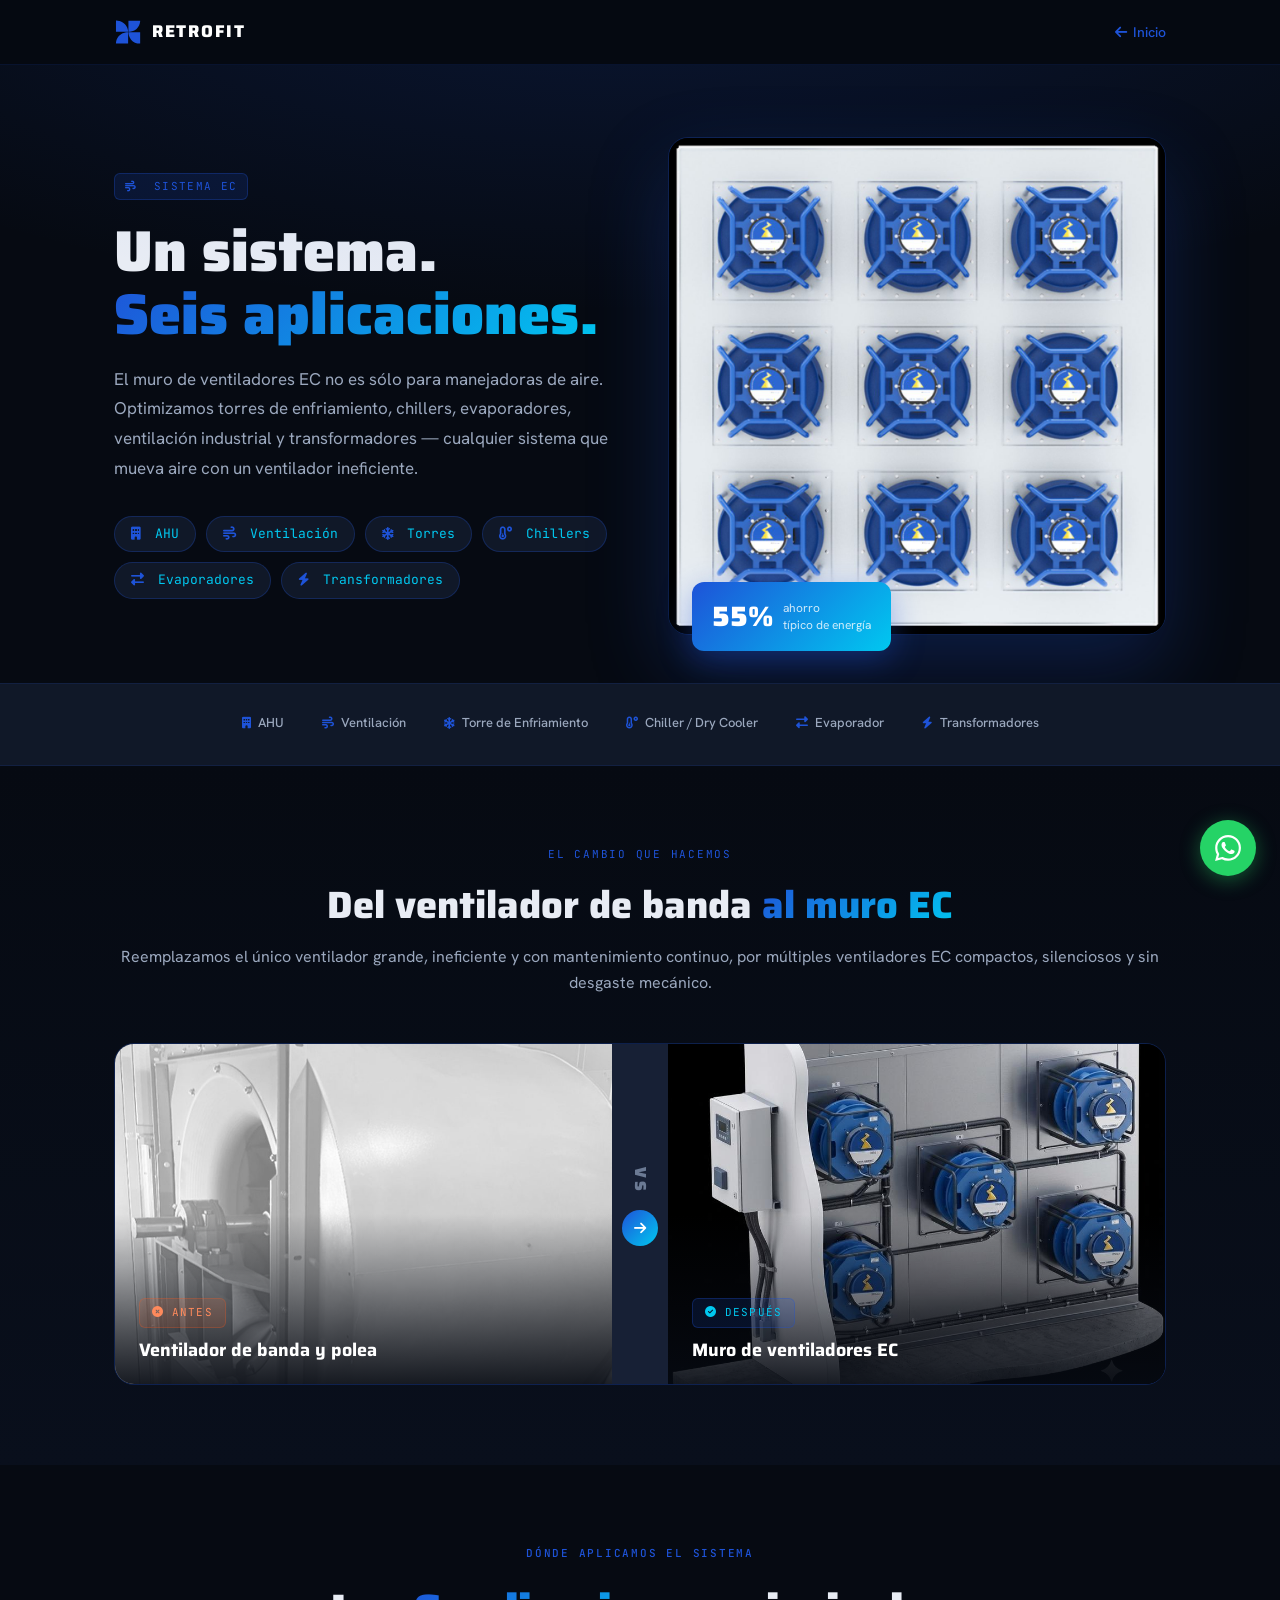
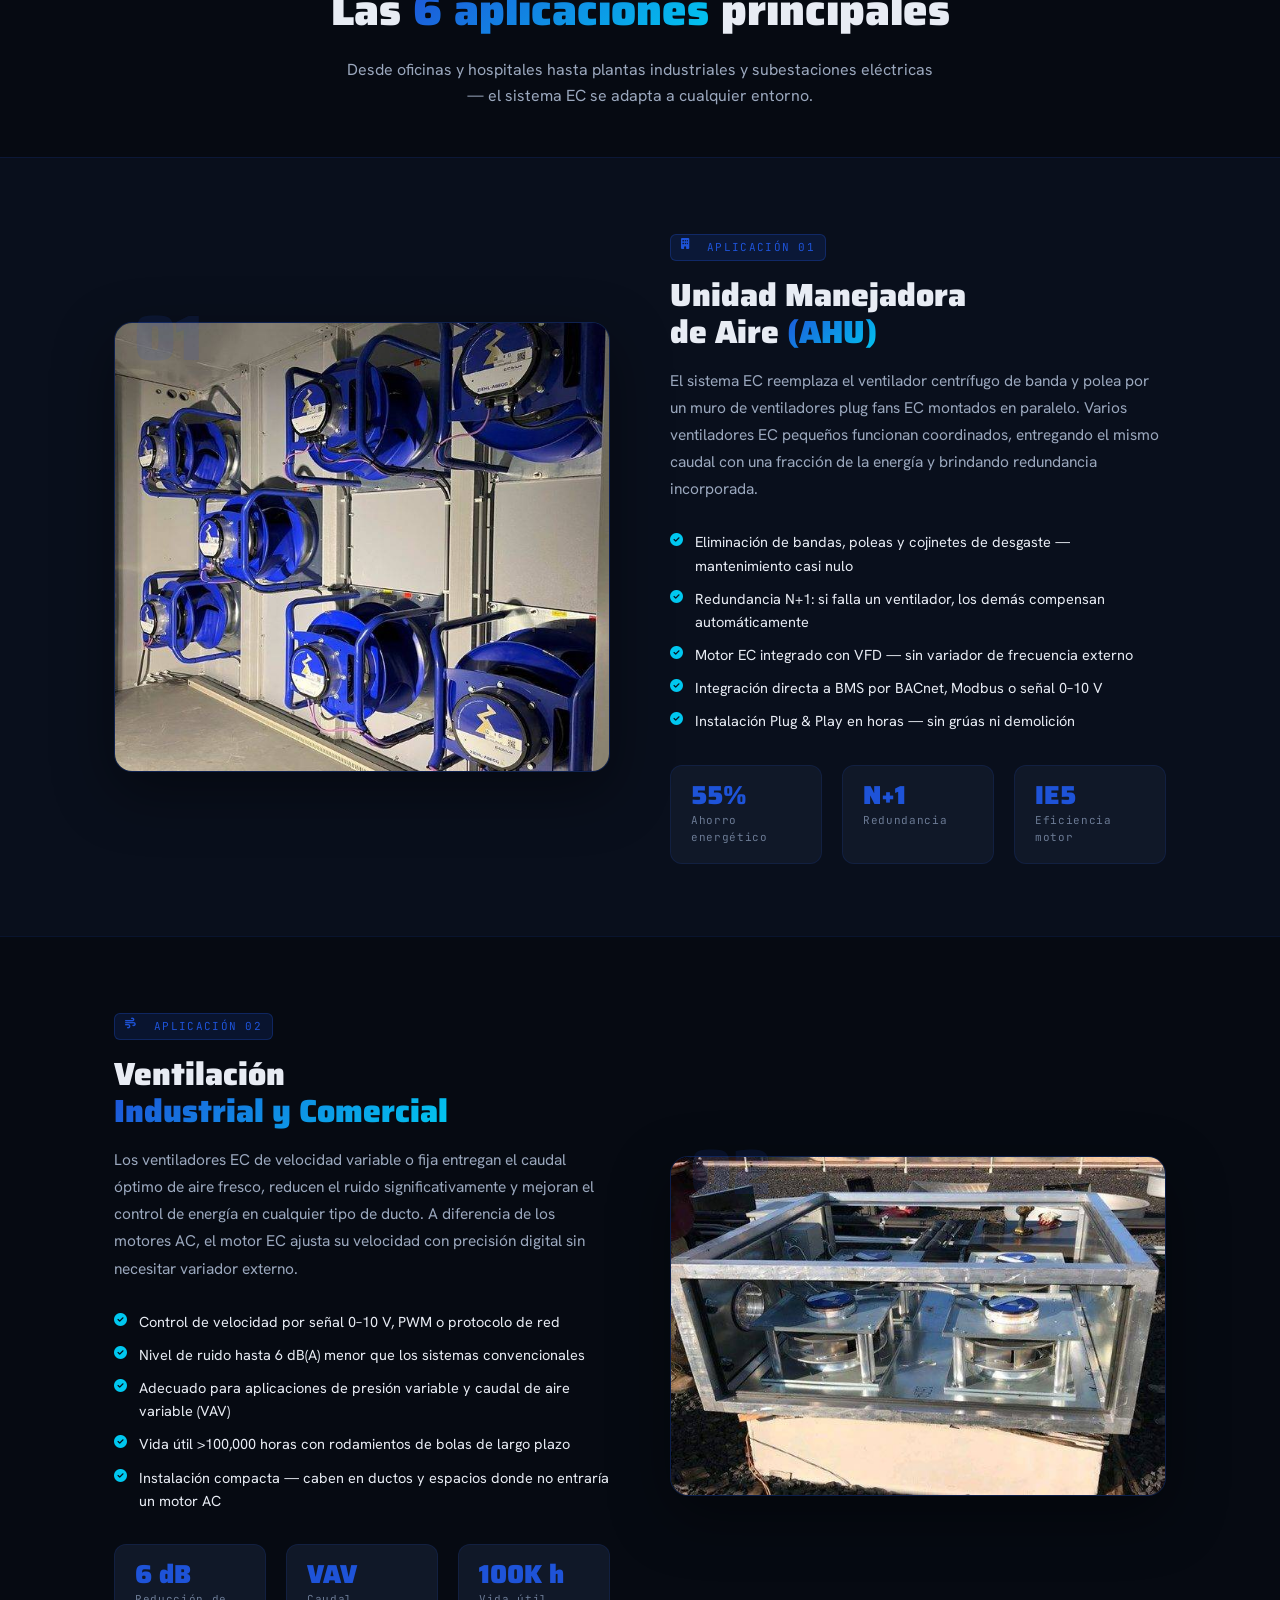
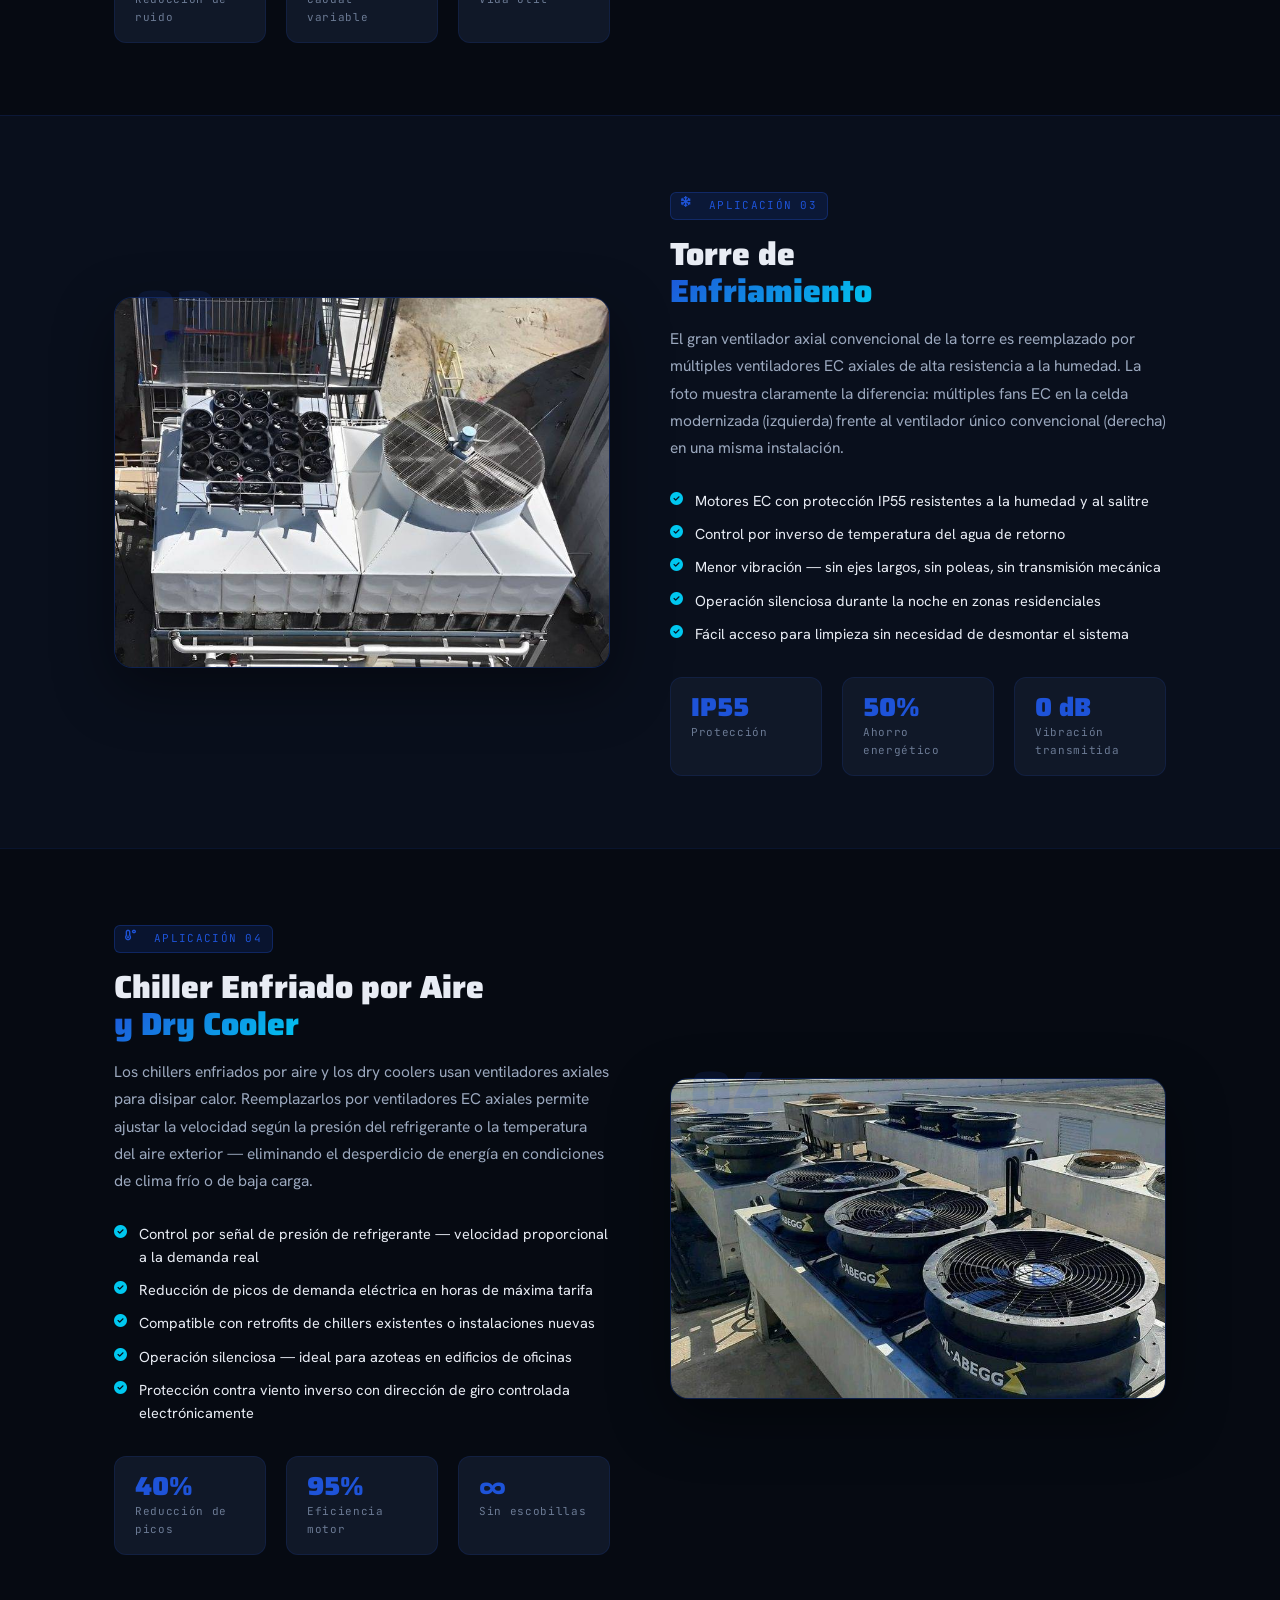
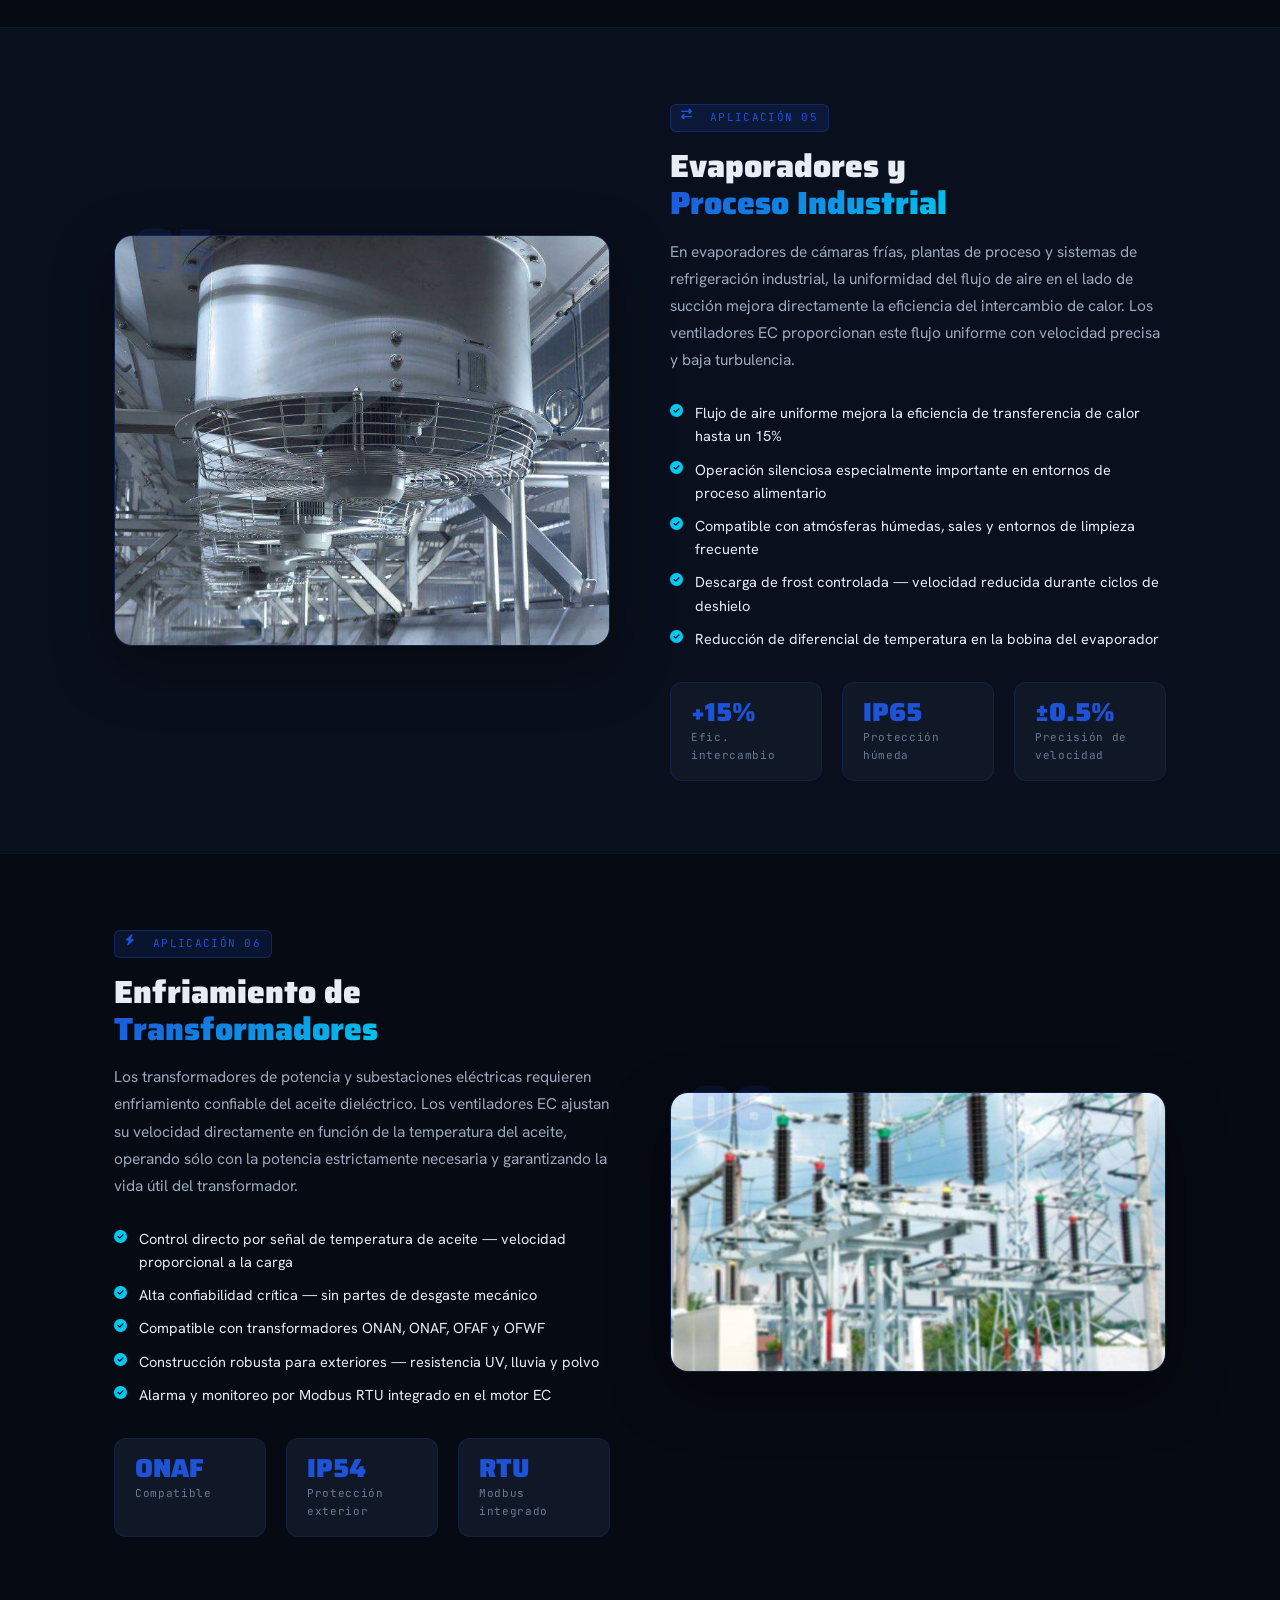
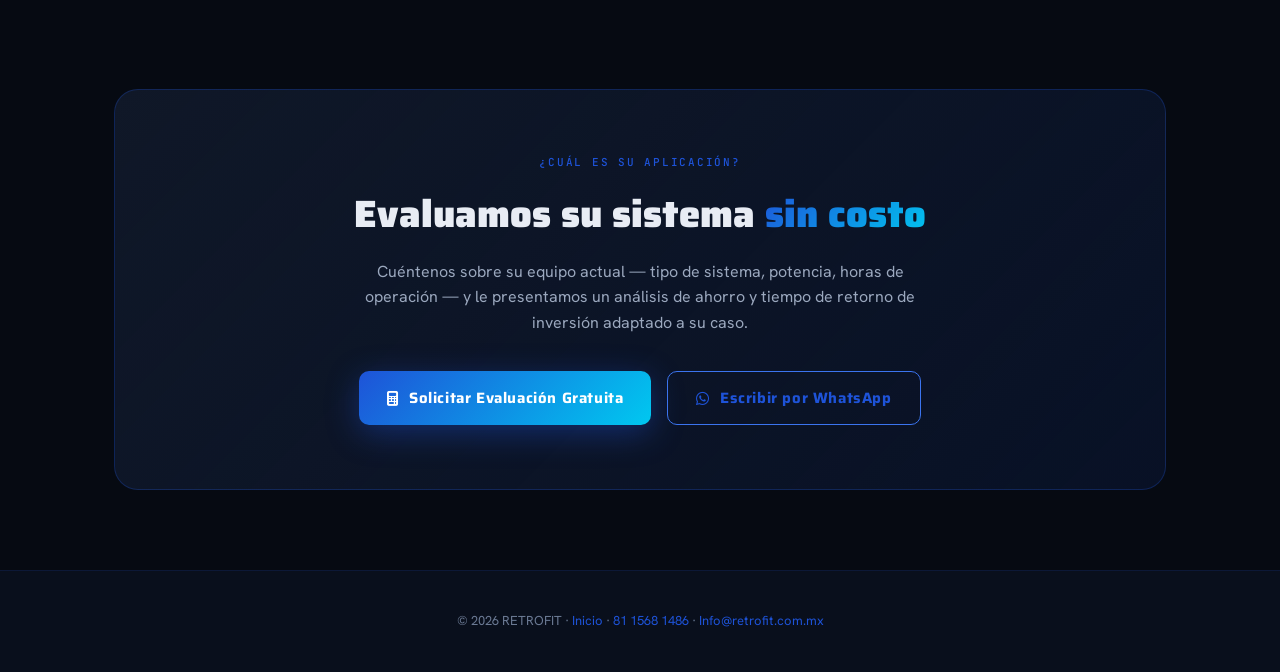
<file: aplicaciones.html>
<!DOCTYPE html>
<html lang="es-MX">
<head>
<meta charset="UTF-8"><meta name="viewport" content="width=device-width,initial-scale=1">
<title>Aplicaciones del Sistema EC — Retrofit HVAC | RETROFIT.MX</title>
<meta name="description" content="El sistema de muro de ventiladores EC de Retrofit se adapta a seis tipos de instalaciones: AHU, ventilación, torres de enfriamiento, chillers, evaporadores y transformadores. Ahorro de 50–60%.">
<meta name="keywords" content="aplicaciones ventiladores EC, AHU retrofit, torre de enfriamiento EC, chiller dry cooler EC, evaporador EC, enfriamiento transformadores, muro ventiladores HVAC">
<meta property="og:title" content="Aplicaciones del Sistema EC | RETROFIT.MX">
<meta property="og:description" content="Seis industrias, un mismo sistema: muros de ventiladores EC para AHU, ventilación, torres de enfriamiento, chillers, evaporadores y transformadores.">
<script type="application/ld+json">{"@context":"https://schema.org","@type":"Article","headline":"Aplicaciones del Sistema de Ventiladores EC","description":"El muro de ventiladores EC de Retrofit se adapta a múltiples aplicaciones HVAC e industriales con ahorro de 50–60% en consumo de energía.","author":{"@type":"Organization","name":"RETROFIT","url":"https://www.retrofit.mx"},"publisher":{"@type":"Organization","name":"RETROFIT"}}</script>
<link rel="preconnect" href="https://fonts.googleapis.com"><link rel="preconnect" href="https://fonts.gstatic.com" crossorigin>
<link href="https://fonts.googleapis.com/css2?family=Saira:wght@400;500;600;700;800;900&family=Hanken+Grotesk:wght@400;500;600;700&family=JetBrains+Mono:wght@400;500;700&display=swap" rel="stylesheet">
<link rel="stylesheet" href="https://cdnjs.cloudflare.com/ajax/libs/font-awesome/6.5.1/css/all.min.css">
<style>
:root{--brand:#1E53D8;--brand-dark:#1440B0;--brand-light:#3B74EF;--cyan:#00C8F0;--bg:#060a12;--bg-2:#090f1c;--surface:#101828;--surface-2:#172035;--border:rgba(30,83,216,.14);--border-2:rgba(30,83,216,.28);--grad-brand:linear-gradient(135deg,#1E53D8,#00C8F0);--ease-mech:cubic-bezier(.2,0,0,1);--font-display:'Saira',sans-serif;--font-body:'Hanken Grotesk',sans-serif;--font-mono:'JetBrains Mono',monospace;--text:#e8ecf4;--text-2:#9ba8be;--text-3:#6b7a94}
*,*::before,*::after{box-sizing:border-box;margin:0;padding:0}
html{scroll-behavior:smooth}
body{font-family:var(--font-body);background:var(--bg);color:var(--text);line-height:1.6;overflow-x:hidden}
a{color:inherit;text-decoration:none}
img{max-width:100%;height:auto;display:block}
.container{max-width:1100px;margin:0 auto;padding:0 24px}
.mono{font-family:var(--font-mono);letter-spacing:.06em}
.gradient-text{background:var(--grad-brand);-webkit-background-clip:text;-webkit-text-fill-color:transparent;background-clip:text}

/* ── NAV ── */
nav{position:sticky;top:0;z-index:100;background:rgba(6,10,18,.92);backdrop-filter:blur(14px);border-bottom:1px solid var(--border)}
.nav-container{display:flex;align-items:center;justify-content:space-between;height:64px;padding:0 24px;max-width:1100px;margin:0 auto}
.nav-logo{display:flex;align-items:center;gap:10px}
.logo-svg{width:28px;height:28px}
.logo-text{font-family:var(--font-display);font-size:17px;font-weight:800;letter-spacing:.1em;color:#fff}
.nav-back{font-family:var(--font-body);font-size:14px;font-weight:500;color:var(--brand);display:flex;align-items:center;gap:6px;transition:opacity .2s}
.nav-back:hover{opacity:.75}

/* ── HERO ── */
.app-hero{padding:72px 0 48px;position:relative;overflow:hidden}
.app-hero::before{content:'';position:absolute;inset:0;background:radial-gradient(ellipse 80% 60% at 50% -20%,rgba(30,83,216,.18),transparent);pointer-events:none}
.app-hero-inner{display:grid;grid-template-columns:1fr 1fr;gap:56px;align-items:center}
.app-hero-label{display:flex;align-items:center;gap:10px;margin-bottom:20px}
.tag{background:rgba(30,83,216,.15);border:1px solid rgba(30,83,216,.3);border-radius:6px;font-family:var(--font-mono);font-size:11px;letter-spacing:.12em;color:var(--brand);padding:4px 10px;text-transform:uppercase}
.app-hero h1{font-family:var(--font-display);font-size:clamp(34px,4.5vw,58px);font-weight:900;line-height:1.08;margin-bottom:20px}
.app-hero-desc{font-size:17px;color:var(--text-2);line-height:1.75;margin-bottom:32px;max-width:520px}
.hero-pill-row{display:flex;flex-wrap:wrap;gap:10px}
.hero-pill{background:var(--surface);border:1px solid var(--border-2);border-radius:30px;padding:7px 16px;font-size:13px;font-family:var(--font-mono);color:var(--cyan)}
.app-hero-img-wrap{position:relative}
.app-hero-img-wrap img{width:100%;border-radius:20px;border:1px solid var(--border-2);box-shadow:0 32px 80px rgba(30,83,216,.25)}
.hero-badge{position:absolute;bottom:-16px;left:24px;background:var(--grad-brand);border-radius:12px;padding:12px 20px;display:flex;align-items:center;gap:10px;box-shadow:0 8px 32px rgba(30,83,216,.4)}
.hero-badge-num{font-family:var(--font-display);font-size:28px;font-weight:900;color:#fff}
.hero-badge-text{font-size:12px;color:rgba(255,255,255,.8);line-height:1.4}

/* ── BEFORE/AFTER BANNER ── */
.before-after{padding:80px 0;background:linear-gradient(180deg,var(--bg) 0%,var(--bg-2) 100%)}
.ba-label{font-family:var(--font-mono);font-size:11px;letter-spacing:.16em;color:var(--brand);text-transform:uppercase;margin-bottom:12px;text-align:center}
.ba-title{font-family:var(--font-display);font-size:clamp(26px,3vw,38px);font-weight:800;text-align:center;margin-bottom:8px}
.ba-sub{text-align:center;color:var(--text-2);margin-bottom:48px;font-size:16px}
.ba-grid{display:grid;grid-template-columns:1fr auto 1fr;gap:0;align-items:stretch;border-radius:20px;overflow:hidden;border:1px solid var(--border-2)}
.ba-side{position:relative}
.ba-side img{width:100%;height:340px;object-fit:cover;display:block;filter:grayscale(20%)}
.ba-side.after img{filter:none}
.ba-overlay{position:absolute;inset:0;background:linear-gradient(to top,rgba(6,10,18,.9) 0%,transparent 50%);pointer-events:none}
.ba-label-bottom{position:absolute;bottom:0;left:0;right:0;padding:20px 24px}
.ba-tag{display:inline-flex;align-items:center;gap:8px;padding:5px 12px;border-radius:6px;font-family:var(--font-mono);font-size:11px;letter-spacing:.1em;text-transform:uppercase;margin-bottom:8px}
.ba-tag.old{background:rgba(255,90,31,.12);border:1px solid rgba(255,90,31,.25);color:#ff8a5c}
.ba-tag.new{background:rgba(30,83,216,.15);border:1px solid rgba(30,83,216,.3);color:var(--cyan)}
.ba-side-title{font-family:var(--font-display);font-size:18px;font-weight:700;color:#fff}
.ba-divider{width:56px;display:flex;flex-direction:column;align-items:center;justify-content:center;background:var(--surface-2);position:relative;z-index:2}
.ba-vs{font-family:var(--font-display);font-size:16px;font-weight:900;color:var(--text-3);writing-mode:vertical-rl;letter-spacing:.2em}
.ba-arrow{width:36px;height:36px;background:var(--grad-brand);border-radius:50%;display:flex;align-items:center;justify-content:center;color:#fff;font-size:14px;margin:16px 0}

/* ── SECTION HEADER ── */
.section-header{text-align:center;padding:80px 0 48px}
.section-label{font-family:var(--font-mono);font-size:11px;font-weight:500;letter-spacing:.16em;color:var(--brand);text-transform:uppercase;margin-bottom:12px}
.section-title{font-family:var(--font-display);font-size:clamp(28px,3.5vw,44px);font-weight:900;margin-bottom:12px}
.section-sub{color:var(--text-2);font-size:16px;max-width:600px;margin:0 auto}

/* ── APPLICATION SECTIONS ── */
.app-section{padding:72px 0;border-top:1px solid var(--border)}
.app-section:nth-child(even){background:var(--bg-2)}
.app-inner{display:grid;grid-template-columns:1fr 1fr;gap:60px;align-items:center}
.app-inner.reverse{direction:rtl}
.app-inner.reverse>*{direction:ltr}
.app-img-wrap{position:relative}
.app-img-wrap img{width:100%;border-radius:18px;border:1px solid var(--border-2);box-shadow:0 20px 60px rgba(0,0,0,.4)}
.app-num{position:absolute;top:-16px;left:20px;font-family:var(--font-display);font-size:64px;font-weight:900;color:rgba(30,83,216,.12);line-height:1;pointer-events:none;user-select:none}
.app-content .tag{margin-bottom:16px;display:inline-flex}
.app-title{font-family:var(--font-display);font-size:clamp(24px,2.5vw,34px);font-weight:900;margin-bottom:16px;line-height:1.15}
.app-desc{color:var(--text-2);font-size:15.5px;line-height:1.75;margin-bottom:28px}
.app-benefits{list-style:none;display:flex;flex-direction:column;gap:10px;margin-bottom:32px}
.app-benefits li{display:flex;align-items:flex-start;gap:12px;font-size:14.5px;color:var(--text)}
.app-benefits li i{color:var(--cyan);font-size:13px;margin-top:3px;flex-shrink:0}
.app-stat-row{display:flex;gap:20px;flex-wrap:wrap}
.app-stat{background:var(--surface);border:1px solid var(--border);border-radius:12px;padding:16px 20px;flex:1;min-width:100px}
.app-stat-num{font-family:var(--font-display);font-size:26px;font-weight:900;color:var(--brand);line-height:1}
.app-stat-label{font-size:11px;color:var(--text-3);font-family:var(--font-mono);margin-top:4px;letter-spacing:.06em}

/* ── QUICK NAV ── */
.apps-quicknav{background:var(--surface);border-top:1px solid var(--border);border-bottom:1px solid var(--border);padding:20px 0;position:sticky;top:64px;z-index:90}
.qnav-list{display:flex;gap:4px;overflow-x:auto;padding-bottom:2px;justify-content:center;flex-wrap:wrap}
.qnav-list::-webkit-scrollbar{height:0}
.qnav-item{display:flex;align-items:center;gap:7px;padding:8px 16px;border-radius:8px;font-size:13px;font-weight:500;color:var(--text-2);border:1px solid transparent;transition:all .2s var(--ease-mech);white-space:nowrap;cursor:pointer}
.qnav-item:hover{color:var(--text);background:var(--surface-2);border-color:var(--border)}
.qnav-item i{font-size:12px;color:var(--brand)}

/* ── CTA ── */
.app-cta{background:linear-gradient(135deg,var(--surface) 0%,rgba(30,83,216,.1) 100%);border:1px solid var(--border-2);border-radius:24px;padding:64px 48px;text-align:center;margin:80px 0}
.app-cta h2{font-family:var(--font-display);font-size:clamp(26px,3vw,38px);font-weight:900;margin-bottom:14px}
.app-cta p{color:var(--text-2);font-size:16px;max-width:560px;margin:0 auto 36px}
.cta-btn-row{display:flex;gap:16px;justify-content:center;flex-wrap:wrap}
.btn{display:inline-flex;align-items:center;gap:10px;padding:14px 28px;border-radius:10px;font-family:var(--font-display);font-size:15px;font-weight:700;letter-spacing:.04em;border:none;cursor:pointer;transition:all .2s var(--ease-mech)}
.btn-primary{background:var(--grad-brand);color:#fff;box-shadow:0 8px 32px rgba(30,83,216,.4)}
.btn-primary:hover{transform:translateY(-2px);box-shadow:0 14px 40px rgba(30,83,216,.5)}
.btn-ghost{background:transparent;color:var(--brand);border:1px solid var(--brand-light)}
.btn-ghost:hover{background:rgba(30,83,216,.1)}

/* ── FOOTER ── */
footer{background:var(--bg-2);border-top:1px solid var(--border);padding:40px 0;text-align:center;color:var(--text-3);font-size:13px}
footer a{color:var(--brand)}

/* ── WHATSAPP ── */
.whatsapp-btn{position:fixed;bottom:24px;right:24px;z-index:999;width:56px;height:56px;background:#25D366;border-radius:50%;display:flex;align-items:center;justify-content:center;color:#fff;box-shadow:0 4px 20px rgba(37,211,102,.4);transition:transform .2s}
.whatsapp-btn:hover{transform:scale(1.1)}

/* ── RESPONSIVE ── */
@media(max-width:768px){
  .app-hero-inner{grid-template-columns:1fr;gap:40px}
  .app-hero-img-wrap{order:-1}
  .ba-grid{grid-template-columns:1fr;direction:ltr}
  .ba-divider{width:100%;height:52px;flex-direction:row;gap:16px}
  .ba-vs{writing-mode:horizontal-tb;letter-spacing:.1em}
  .ba-side img{height:220px}
  .app-inner,.app-inner.reverse{grid-template-columns:1fr}
  .app-inner.reverse{direction:ltr}
  .qnav-list{justify-content:flex-start}
  .app-cta{padding:40px 24px}
  .section-header{padding:56px 0 36px}
}
@media(max-width:480px){
  .app-hero{padding:48px 0 32px}
  .app-hero h1{font-size:32px}
  .hero-pill-row{display:none}
  .app-stat-row{gap:12px}
  .app-stat{padding:12px 16px}
  .app-stat-num{font-size:22px}
}
</style>
</head>
<body>

<!-- NAV -->
<nav>
  <div class="nav-container">
    <a href="index.html" class="nav-logo">
      <svg class="logo-svg" viewBox="158 366 228 218" fill="none" aria-hidden="true">
        <path fill="#1E53D8" fill-rule="evenodd" d="M347.80 567.92C321.32 564.04 298.30 546.40 285.91 520.50C280.29 508.75 277.00 496.72 276.25 485.25L275.72 477.00L323.36 477.00L371.00 477.00L371.00 523.00L371.00 569.00L362.25 568.88C357.44 568.81 350.94 568.38 347.80 567.92ZM174.32 560.25C175.43 546.39 181.09 531.07 189.91 518.03C197.57 506.72 215.99 491.42 228.51 485.96C240.94 480.55 256.58 477.07 268.75 477.02L273.00 477.00L273.00 522.50L273.00 568.00L223.35 568.00L173.70 568.00L174.32 560.25ZM174.00 427.50C174.00 402.48 174.34 382.00 174.75 382.01C175.16 382.01 180.45 382.46 186.50 383.00C210.70 385.15 228.70 393.65 245.08 410.64C256.49 422.49 263.53 433.67 267.95 447.02C270.55 454.86 273.00 466.06 273.00 470.07L273.00 473.00L223.50 473.00L174.00 473.00L174.00 427.50ZM275.50 428.50L275.50 384.00L323.39 384.00L371.29 384.00L370.62 391.25C369.61 402.26 367.28 410.49 362.07 421.50C352.05 442.66 334.20 459.04 312.66 466.82C303.67 470.07 288.46 473.00 280.57 473.00L275.50 473.00L275.50 428.50Z"/>
      </svg>
      <span class="logo-text">RETROFIT</span>
    </a>
    <a href="index.html" class="nav-back"><i class="fas fa-arrow-left"></i> Inicio</a>
  </div>
</nav>

<!-- HERO -->
<section class="app-hero">
  <div class="container">
    <div class="app-hero-inner">
      <div class="app-hero-content">
        <div class="app-hero-label">
          <span class="tag"><i class="fas fa-wind"></i>&nbsp; Sistema EC</span>
        </div>
        <h1>Un sistema.<br><span class="gradient-text">Seis aplicaciones.</span></h1>
        <p class="app-hero-desc">
          El muro de ventiladores EC no es sólo para manejadoras de aire. Optimizamos torres de enfriamiento, chillers, evaporadores, ventilación industrial y transformadores — cualquier sistema que mueva aire con un ventilador ineficiente.
        </p>
        <div class="hero-pill-row">
          <span class="hero-pill"><i class="fas fa-building" style="margin-right:6px;color:var(--brand)"></i> AHU</span>
          <span class="hero-pill"><i class="fas fa-wind" style="margin-right:6px;color:var(--brand)"></i> Ventilación</span>
          <span class="hero-pill"><i class="fas fa-snowflake" style="margin-right:6px;color:var(--brand)"></i> Torres</span>
          <span class="hero-pill"><i class="fas fa-temperature-low" style="margin-right:6px;color:var(--brand)"></i> Chillers</span>
          <span class="hero-pill"><i class="fas fa-exchange-alt" style="margin-right:6px;color:var(--brand)"></i> Evaporadores</span>
          <span class="hero-pill"><i class="fas fa-bolt" style="margin-right:6px;color:var(--brand)"></i> Transformadores</span>
        </div>
      </div>
      <div class="app-hero-img-wrap">
        <img src="assets/fanwall-9fans.jpg" alt="Muro de 9 ventiladores EC Ziehl-Abegg en configuración 3×3" loading="eager">
        <div class="hero-badge">
          <div class="hero-badge-num">55%</div>
          <div class="hero-badge-text">ahorro<br>típico de energía</div>
        </div>
      </div>
    </div>
  </div>
</section>

<!-- QUICK NAV -->
<div class="apps-quicknav">
  <div class="container">
    <div class="qnav-list">
      <a href="#ahu" class="qnav-item"><i class="fas fa-building"></i> AHU</a>
      <a href="#ventilacion" class="qnav-item"><i class="fas fa-wind"></i> Ventilación</a>
      <a href="#torre" class="qnav-item"><i class="fas fa-snowflake"></i> Torre de Enfriamiento</a>
      <a href="#chiller" class="qnav-item"><i class="fas fa-temperature-low"></i> Chiller / Dry Cooler</a>
      <a href="#evaporador" class="qnav-item"><i class="fas fa-exchange-alt"></i> Evaporador</a>
      <a href="#transformadores" class="qnav-item"><i class="fas fa-bolt"></i> Transformadores</a>
    </div>
  </div>
</div>

<!-- BEFORE / AFTER -->
<section class="before-after">
  <div class="container">
    <div class="ba-label mono">El cambio que hacemos</div>
    <h2 class="ba-title">Del ventilador de banda <span class="gradient-text">al muro EC</span></h2>
    <p class="ba-sub">Reemplazamos el único ventilador grande, ineficiente y con mantenimiento continuo, por múltiples ventiladores EC compactos, silenciosos y sin desgaste mecánico.</p>
    <div class="ba-grid">
      <div class="ba-side before">
        <img src="assets/fan-antiguo-grande.jpg" alt="Ventilador centrífugo antiguo con sistema de polea y banda — antes del retrofit">
        <div class="ba-overlay"></div>
        <div class="ba-label-bottom">
          <div class="ba-tag old"><i class="fas fa-times-circle"></i> Antes</div>
          <div class="ba-side-title">Ventilador de banda y polea</div>
        </div>
      </div>
      <div class="ba-divider">
        <div class="ba-vs">VS</div>
        <div class="ba-arrow"><i class="fas fa-arrow-right"></i></div>
      </div>
      <div class="ba-side after">
        <img src="assets/muro-ventiladores-ec.jpg" alt="Muro de ventiladores EC instalado en manejadora de aire — después del retrofit">
        <div class="ba-overlay"></div>
        <div class="ba-label-bottom">
          <div class="ba-tag new"><i class="fas fa-check-circle"></i> Después</div>
          <div class="ba-side-title">Muro de ventiladores EC</div>
        </div>
      </div>
    </div>
  </div>
</section>

<!-- SECTION HEADER -->
<div class="section-header">
  <div class="container">
    <div class="section-label mono">Dónde aplicamos el sistema</div>
    <h2 class="section-title">Las <span class="gradient-text">6 aplicaciones</span> principales</h2>
    <p class="section-sub">Desde oficinas y hospitales hasta plantas industriales y subestaciones eléctricas — el sistema EC se adapta a cualquier entorno.</p>
  </div>
</div>

<!-- APP 1: AHU -->
<section class="app-section" id="ahu">
  <div class="container">
    <div class="app-inner">
      <div class="app-img-wrap">
        <div class="app-num">01</div>
        <img src="assets/app-img-p1-5.jpg" alt="Muro de ventiladores EC Ziehl-Abegg ECblue instalados en manejadora de aire AHU">
      </div>
      <div class="app-content">
        <span class="tag"><i class="fas fa-building"></i>&nbsp; Aplicación 01</span>
        <h2 class="app-title">Unidad Manejadora<br>de Aire <span class="gradient-text">(AHU)</span></h2>
        <p class="app-desc">
          El sistema EC reemplaza el ventilador centrífugo de banda y polea por un muro de ventiladores plug fans EC montados en paralelo. Varios ventiladores EC pequeños funcionan coordinados, entregando el mismo caudal con una fracción de la energía y brindando redundancia incorporada.
        </p>
        <ul class="app-benefits">
          <li><i class="fas fa-check-circle"></i> <span>Eliminación de bandas, poleas y cojinetes de desgaste — mantenimiento casi nulo</span></li>
          <li><i class="fas fa-check-circle"></i> <span>Redundancia N+1: si falla un ventilador, los demás compensan automáticamente</span></li>
          <li><i class="fas fa-check-circle"></i> <span>Motor EC integrado con VFD — sin variador de frecuencia externo</span></li>
          <li><i class="fas fa-check-circle"></i> <span>Integración directa a BMS por BACnet, Modbus o señal 0–10 V</span></li>
          <li><i class="fas fa-check-circle"></i> <span>Instalación Plug &amp; Play en horas — sin grúas ni demolición</span></li>
        </ul>
        <div class="app-stat-row">
          <div class="app-stat">
            <div class="app-stat-num">55%</div>
            <div class="app-stat-label">Ahorro energético</div>
          </div>
          <div class="app-stat">
            <div class="app-stat-num">N+1</div>
            <div class="app-stat-label">Redundancia</div>
          </div>
          <div class="app-stat">
            <div class="app-stat-num">IE5</div>
            <div class="app-stat-label">Eficiencia motor</div>
          </div>
        </div>
      </div>
    </div>
  </div>
</section>

<!-- APP 2: VENTILACIÓN -->
<section class="app-section" id="ventilacion">
  <div class="container">
    <div class="app-inner reverse">
      <div class="app-img-wrap">
        <div class="app-num">02</div>
        <img src="assets/app-img-p2-7.jpg" alt="Ventiladores EC en unidad de ventilación industrial en línea">
      </div>
      <div class="app-content">
        <span class="tag"><i class="fas fa-wind"></i>&nbsp; Aplicación 02</span>
        <h2 class="app-title">Ventilación<br><span class="gradient-text">Industrial y Comercial</span></h2>
        <p class="app-desc">
          Los ventiladores EC de velocidad variable o fija entregan el caudal óptimo de aire fresco, reducen el ruido significativamente y mejoran el control de energía en cualquier tipo de ducto. A diferencia de los motores AC, el motor EC ajusta su velocidad con precisión digital sin necesitar variador externo.
        </p>
        <ul class="app-benefits">
          <li><i class="fas fa-check-circle"></i> <span>Control de velocidad por señal 0–10 V, PWM o protocolo de red</span></li>
          <li><i class="fas fa-check-circle"></i> <span>Nivel de ruido hasta 6 dB(A) menor que los sistemas convencionales</span></li>
          <li><i class="fas fa-check-circle"></i> <span>Adecuado para aplicaciones de presión variable y caudal de aire variable (VAV)</span></li>
          <li><i class="fas fa-check-circle"></i> <span>Vida útil >100,000 horas con rodamientos de bolas de largo plazo</span></li>
          <li><i class="fas fa-check-circle"></i> <span>Instalación compacta — caben en ductos y espacios donde no entraría un motor AC</span></li>
        </ul>
        <div class="app-stat-row">
          <div class="app-stat">
            <div class="app-stat-num">6 dB</div>
            <div class="app-stat-label">Reducción de ruido</div>
          </div>
          <div class="app-stat">
            <div class="app-stat-num">VAV</div>
            <div class="app-stat-label">Caudal variable</div>
          </div>
          <div class="app-stat">
            <div class="app-stat-num">100K h</div>
            <div class="app-stat-label">Vida útil</div>
          </div>
        </div>
      </div>
    </div>
  </div>
</section>

<!-- APP 3: TORRE DE ENFRIAMIENTO -->
<section class="app-section" id="torre">
  <div class="container">
    <div class="app-inner">
      <div class="app-img-wrap">
        <div class="app-num">03</div>
        <img src="assets/app-img-p3-14.jpg" alt="Vista aérea de torre de enfriamiento: izquierda con múltiples ventiladores EC axiales, derecha con ventilador único convencional">
      </div>
      <div class="app-content">
        <span class="tag"><i class="fas fa-snowflake"></i>&nbsp; Aplicación 03</span>
        <h2 class="app-title">Torre de<br><span class="gradient-text">Enfriamiento</span></h2>
        <p class="app-desc">
          El gran ventilador axial convencional de la torre es reemplazado por múltiples ventiladores EC axiales de alta resistencia a la humedad. La foto muestra claramente la diferencia: múltiples fans EC en la celda modernizada (izquierda) frente al ventilador único convencional (derecha) en una misma instalación.
        </p>
        <ul class="app-benefits">
          <li><i class="fas fa-check-circle"></i> <span>Motores EC con protección IP55 resistentes a la humedad y al salitre</span></li>
          <li><i class="fas fa-check-circle"></i> <span>Control por inverso de temperatura del agua de retorno</span></li>
          <li><i class="fas fa-check-circle"></i> <span>Menor vibración — sin ejes largos, sin poleas, sin transmisión mecánica</span></li>
          <li><i class="fas fa-check-circle"></i> <span>Operación silenciosa durante la noche en zonas residenciales</span></li>
          <li><i class="fas fa-check-circle"></i> <span>Fácil acceso para limpieza sin necesidad de desmontar el sistema</span></li>
        </ul>
        <div class="app-stat-row">
          <div class="app-stat">
            <div class="app-stat-num">IP55</div>
            <div class="app-stat-label">Protección</div>
          </div>
          <div class="app-stat">
            <div class="app-stat-num">50%</div>
            <div class="app-stat-label">Ahorro energético</div>
          </div>
          <div class="app-stat">
            <div class="app-stat-num">0 dB</div>
            <div class="app-stat-label">Vibración transmitida</div>
          </div>
        </div>
      </div>
    </div>
  </div>
</section>

<!-- APP 4: CHILLER / DRY COOLER -->
<section class="app-section" id="chiller">
  <div class="container">
    <div class="app-inner reverse">
      <div class="app-img-wrap">
        <div class="app-num">04</div>
        <img src="assets/app-img-p5-24.jpg" alt="Ventiladores EC axiales Ziehl-Abegg instalados en chiller enfriado por aire en azotea">
      </div>
      <div class="app-content">
        <span class="tag"><i class="fas fa-temperature-low"></i>&nbsp; Aplicación 04</span>
        <h2 class="app-title">Chiller Enfriado por Aire<br><span class="gradient-text">y Dry Cooler</span></h2>
        <p class="app-desc">
          Los chillers enfriados por aire y los dry coolers usan ventiladores axiales para disipar calor. Reemplazarlos por ventiladores EC axiales permite ajustar la velocidad según la presión del refrigerante o la temperatura del aire exterior — eliminando el desperdicio de energía en condiciones de clima frío o de baja carga.
        </p>
        <ul class="app-benefits">
          <li><i class="fas fa-check-circle"></i> <span>Control por señal de presión de refrigerante — velocidad proporcional a la demanda real</span></li>
          <li><i class="fas fa-check-circle"></i> <span>Reducción de picos de demanda eléctrica en horas de máxima tarifa</span></li>
          <li><i class="fas fa-check-circle"></i> <span>Compatible con retrofits de chillers existentes o instalaciones nuevas</span></li>
          <li><i class="fas fa-check-circle"></i> <span>Operación silenciosa — ideal para azoteas en edificios de oficinas</span></li>
          <li><i class="fas fa-check-circle"></i> <span>Protección contra viento inverso con dirección de giro controlada electrónicamente</span></li>
        </ul>
        <div class="app-stat-row">
          <div class="app-stat">
            <div class="app-stat-num">40%</div>
            <div class="app-stat-label">Reducción de picos</div>
          </div>
          <div class="app-stat">
            <div class="app-stat-num">95%</div>
            <div class="app-stat-label">Eficiencia motor</div>
          </div>
          <div class="app-stat">
            <div class="app-stat-num">∞</div>
            <div class="app-stat-label">Sin escobillas</div>
          </div>
        </div>
      </div>
    </div>
  </div>
</section>

<!-- APP 5: EVAPORADOR -->
<section class="app-section" id="evaporador">
  <div class="container">
    <div class="app-inner">
      <div class="app-img-wrap">
        <div class="app-num">05</div>
        <img src="assets/app-img-p6-29.jpg" alt="Ventilador EC axial en aplicación de enfriamiento de proceso industrial — evaporador">
      </div>
      <div class="app-content">
        <span class="tag"><i class="fas fa-exchange-alt"></i>&nbsp; Aplicación 05</span>
        <h2 class="app-title">Evaporadores y<br><span class="gradient-text">Proceso Industrial</span></h2>
        <p class="app-desc">
          En evaporadores de cámaras frías, plantas de proceso y sistemas de refrigeración industrial, la uniformidad del flujo de aire en el lado de succión mejora directamente la eficiencia del intercambio de calor. Los ventiladores EC proporcionan este flujo uniforme con velocidad precisa y baja turbulencia.
        </p>
        <ul class="app-benefits">
          <li><i class="fas fa-check-circle"></i> <span>Flujo de aire uniforme mejora la eficiencia de transferencia de calor hasta un 15%</span></li>
          <li><i class="fas fa-check-circle"></i> <span>Operación silenciosa especialmente importante en entornos de proceso alimentario</span></li>
          <li><i class="fas fa-check-circle"></i> <span>Compatible con atmósferas húmedas, sales y entornos de limpieza frecuente</span></li>
          <li><i class="fas fa-check-circle"></i> <span>Descarga de frost controlada — velocidad reducida durante ciclos de deshielo</span></li>
          <li><i class="fas fa-check-circle"></i> <span>Reducción de diferencial de temperatura en la bobina del evaporador</span></li>
        </ul>
        <div class="app-stat-row">
          <div class="app-stat">
            <div class="app-stat-num">+15%</div>
            <div class="app-stat-label">Efic. intercambio</div>
          </div>
          <div class="app-stat">
            <div class="app-stat-num">IP65</div>
            <div class="app-stat-label">Protección húmeda</div>
          </div>
          <div class="app-stat">
            <div class="app-stat-num">±0.5%</div>
            <div class="app-stat-label">Precisión de velocidad</div>
          </div>
        </div>
      </div>
    </div>
  </div>
</section>

<!-- APP 6: TRANSFORMADORES -->
<section class="app-section" id="transformadores">
  <div class="container">
    <div class="app-inner reverse">
      <div class="app-img-wrap">
        <div class="app-num">06</div>
        <img src="assets/app-img-p7-32.jpg" alt="Subestación eléctrica con transformadores de alta tensión — aplicación de enfriamiento con ventiladores EC">
      </div>
      <div class="app-content">
        <span class="tag"><i class="fas fa-bolt"></i>&nbsp; Aplicación 06</span>
        <h2 class="app-title">Enfriamiento de<br><span class="gradient-text">Transformadores</span></h2>
        <p class="app-desc">
          Los transformadores de potencia y subestaciones eléctricas requieren enfriamiento confiable del aceite dieléctrico. Los ventiladores EC ajustan su velocidad directamente en función de la temperatura del aceite, operando sólo con la potencia estrictamente necesaria y garantizando la vida útil del transformador.
        </p>
        <ul class="app-benefits">
          <li><i class="fas fa-check-circle"></i> <span>Control directo por señal de temperatura de aceite — velocidad proporcional a la carga</span></li>
          <li><i class="fas fa-check-circle"></i> <span>Alta confiabilidad crítica — sin partes de desgaste mecánico</span></li>
          <li><i class="fas fa-check-circle"></i> <span>Compatible con transformadores ONAN, ONAF, OFAF y OFWF</span></li>
          <li><i class="fas fa-check-circle"></i> <span>Construcción robusta para exteriores — resistencia UV, lluvia y polvo</span></li>
          <li><i class="fas fa-check-circle"></i> <span>Alarma y monitoreo por Modbus RTU integrado en el motor EC</span></li>
        </ul>
        <div class="app-stat-row">
          <div class="app-stat">
            <div class="app-stat-num">ONAF</div>
            <div class="app-stat-label">Compatible</div>
          </div>
          <div class="app-stat">
            <div class="app-stat-num">IP54</div>
            <div class="app-stat-label">Protección exterior</div>
          </div>
          <div class="app-stat">
            <div class="app-stat-num">RTU</div>
            <div class="app-stat-label">Modbus integrado</div>
          </div>
        </div>
      </div>
    </div>
  </div>
</section>

<!-- CTA -->
<div class="container">
  <div class="app-cta">
    <div class="section-label mono">¿Cuál es su aplicación?</div>
    <h2>Evaluamos su sistema <span class="gradient-text">sin costo</span></h2>
    <p>Cuéntenos sobre su equipo actual — tipo de sistema, potencia, horas de operación — y le presentamos un análisis de ahorro y tiempo de retorno de inversión adaptado a su caso.</p>
    <div class="cta-btn-row">
      <a href="index.html#contacto" class="btn btn-primary"><i class="fas fa-calculator"></i> Solicitar Evaluación Gratuita</a>
      <a href="https://wa.me/528115681486" target="_blank" rel="noopener" class="btn btn-ghost"><i class="fab fa-whatsapp"></i> Escribir por WhatsApp</a>
    </div>
  </div>
</div>

<!-- FOOTER -->
<footer>
  <p>© 2026 RETROFIT · <a href="index.html">Inicio</a> · <a href="tel:+528115681486">81 1568 1486</a> · <a href="mailto:Info@retrofit.com.mx">Info@retrofit.com.mx</a></p>
</footer>

<!-- WHATSAPP -->
<a class="whatsapp-btn" href="https://wa.me/528115681486" target="_blank" rel="noopener" aria-label="Contactar por WhatsApp">
  <svg width="26" height="26" viewBox="0 0 24 24" fill="currentColor"><path d="M17.472 14.382c-.297-.149-1.758-.867-2.03-.967-.273-.099-.471-.148-.67.15-.197.297-.767.966-.94 1.164-.173.199-.347.223-.644.075-.297-.15-1.255-.463-2.39-1.475-.883-.788-1.48-1.761-1.653-2.059-.173-.297-.018-.458.13-.606.134-.133.298-.347.446-.52.149-.174.198-.298.298-.497.099-.198.05-.371-.025-.52-.075-.149-.669-1.612-.916-2.207-.242-.579-.487-.5-.669-.51-.173-.008-.371-.01-.57-.01-.198 0-.52.074-.792.372-.272.297-1.04 1.016-1.04 2.479 0 1.462 1.065 2.875 1.213 3.074.149.198 2.096 3.2 5.077 4.487.709.306 1.262.489 1.694.625.712.227 1.36.195 1.871.118.571-.085 1.758-.719 2.006-1.413.248-.694.248-1.289.173-1.413-.074-.124-.272-.198-.57-.347m-5.421 7.403h-.004a9.87 9.87 0 01-5.031-1.378l-.361-.214-3.741.982.998-3.648-.235-.374a9.86 9.86 0 01-1.51-5.26c.001-5.45 4.436-9.884 9.888-9.884 2.64 0 5.122 1.03 6.988 2.898a9.825 9.825 0 012.893 6.994c-.003 5.45-4.437 9.884-9.885 9.884m8.413-18.297A11.815 11.815 0 0012.05 0C5.495 0 .16 5.335.157 11.892c0 2.096.547 4.142 1.588 5.945L.057 24l6.305-1.654a11.882 11.882 0 005.683 1.448h.005c6.554 0 11.89-5.335 11.893-11.893a11.821 11.821 0 00-3.48-8.413z"/></svg>
</a>

</body>
</html>
</file>
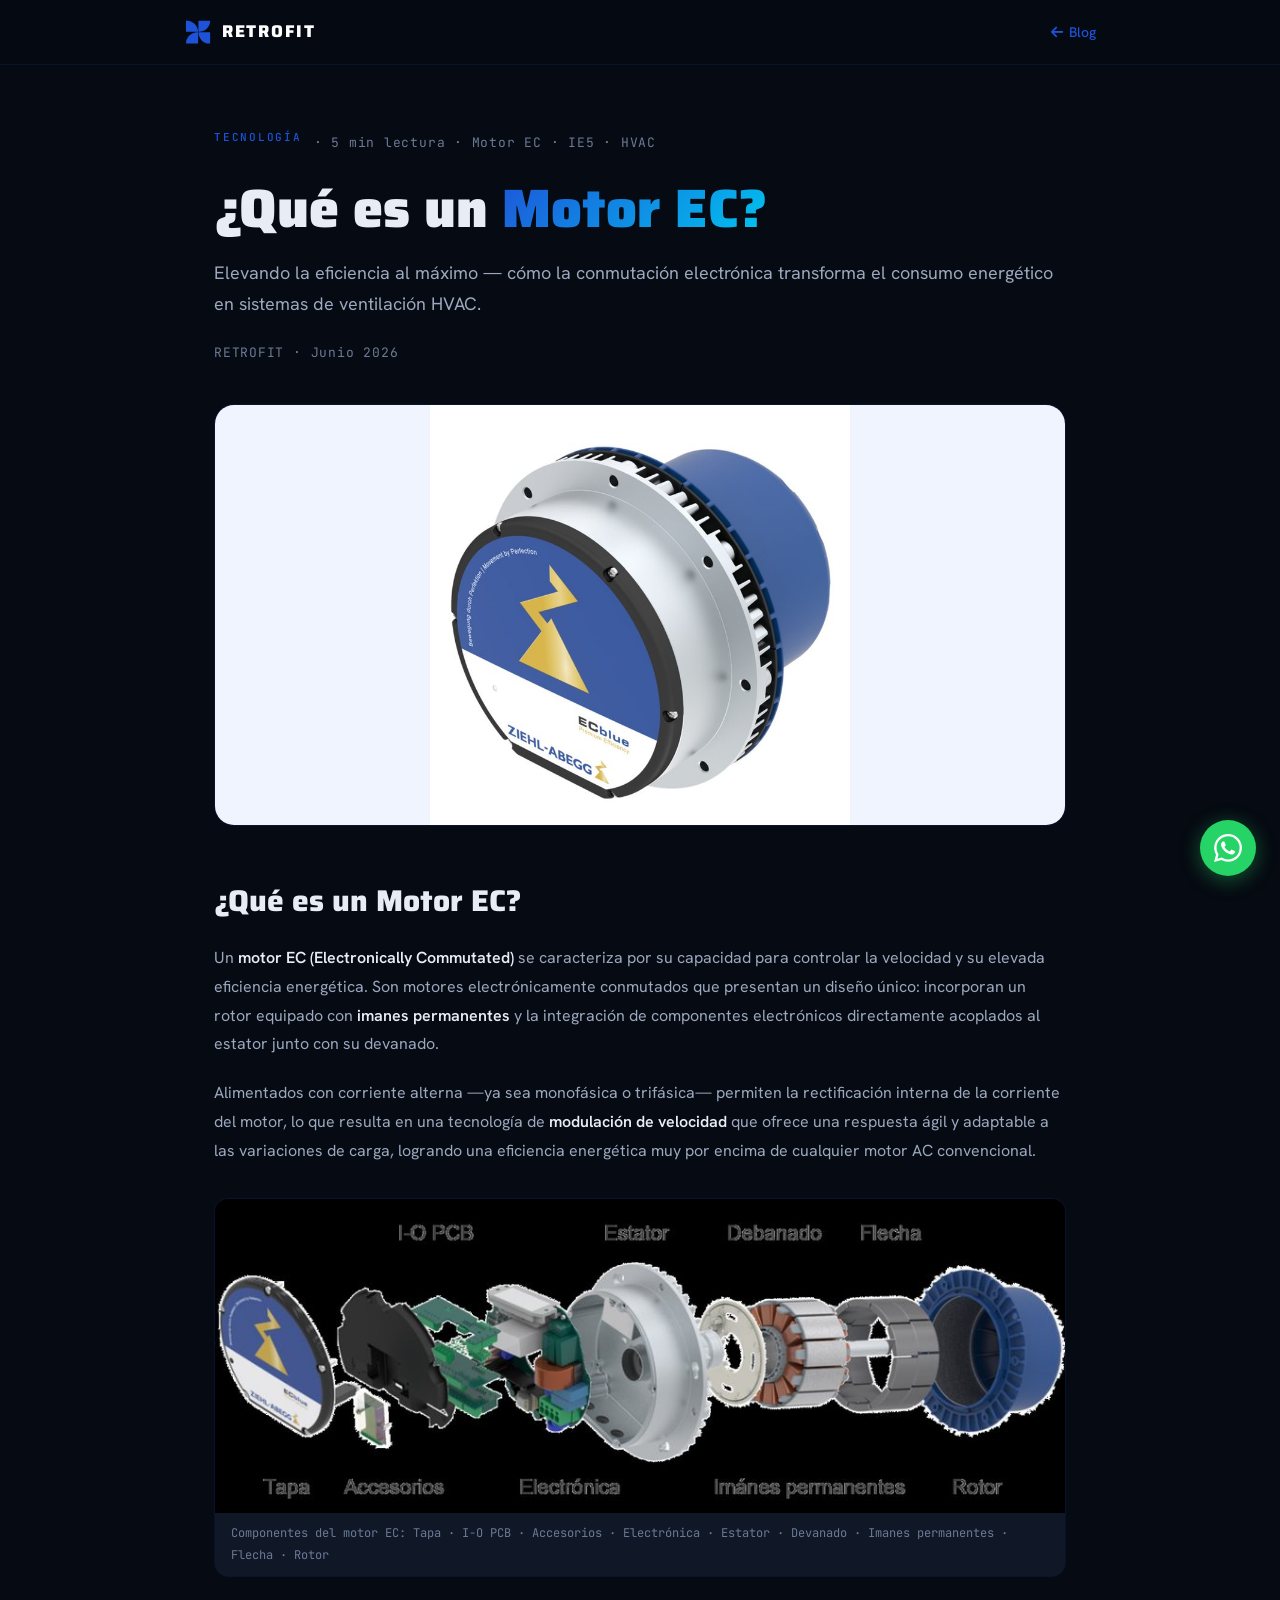
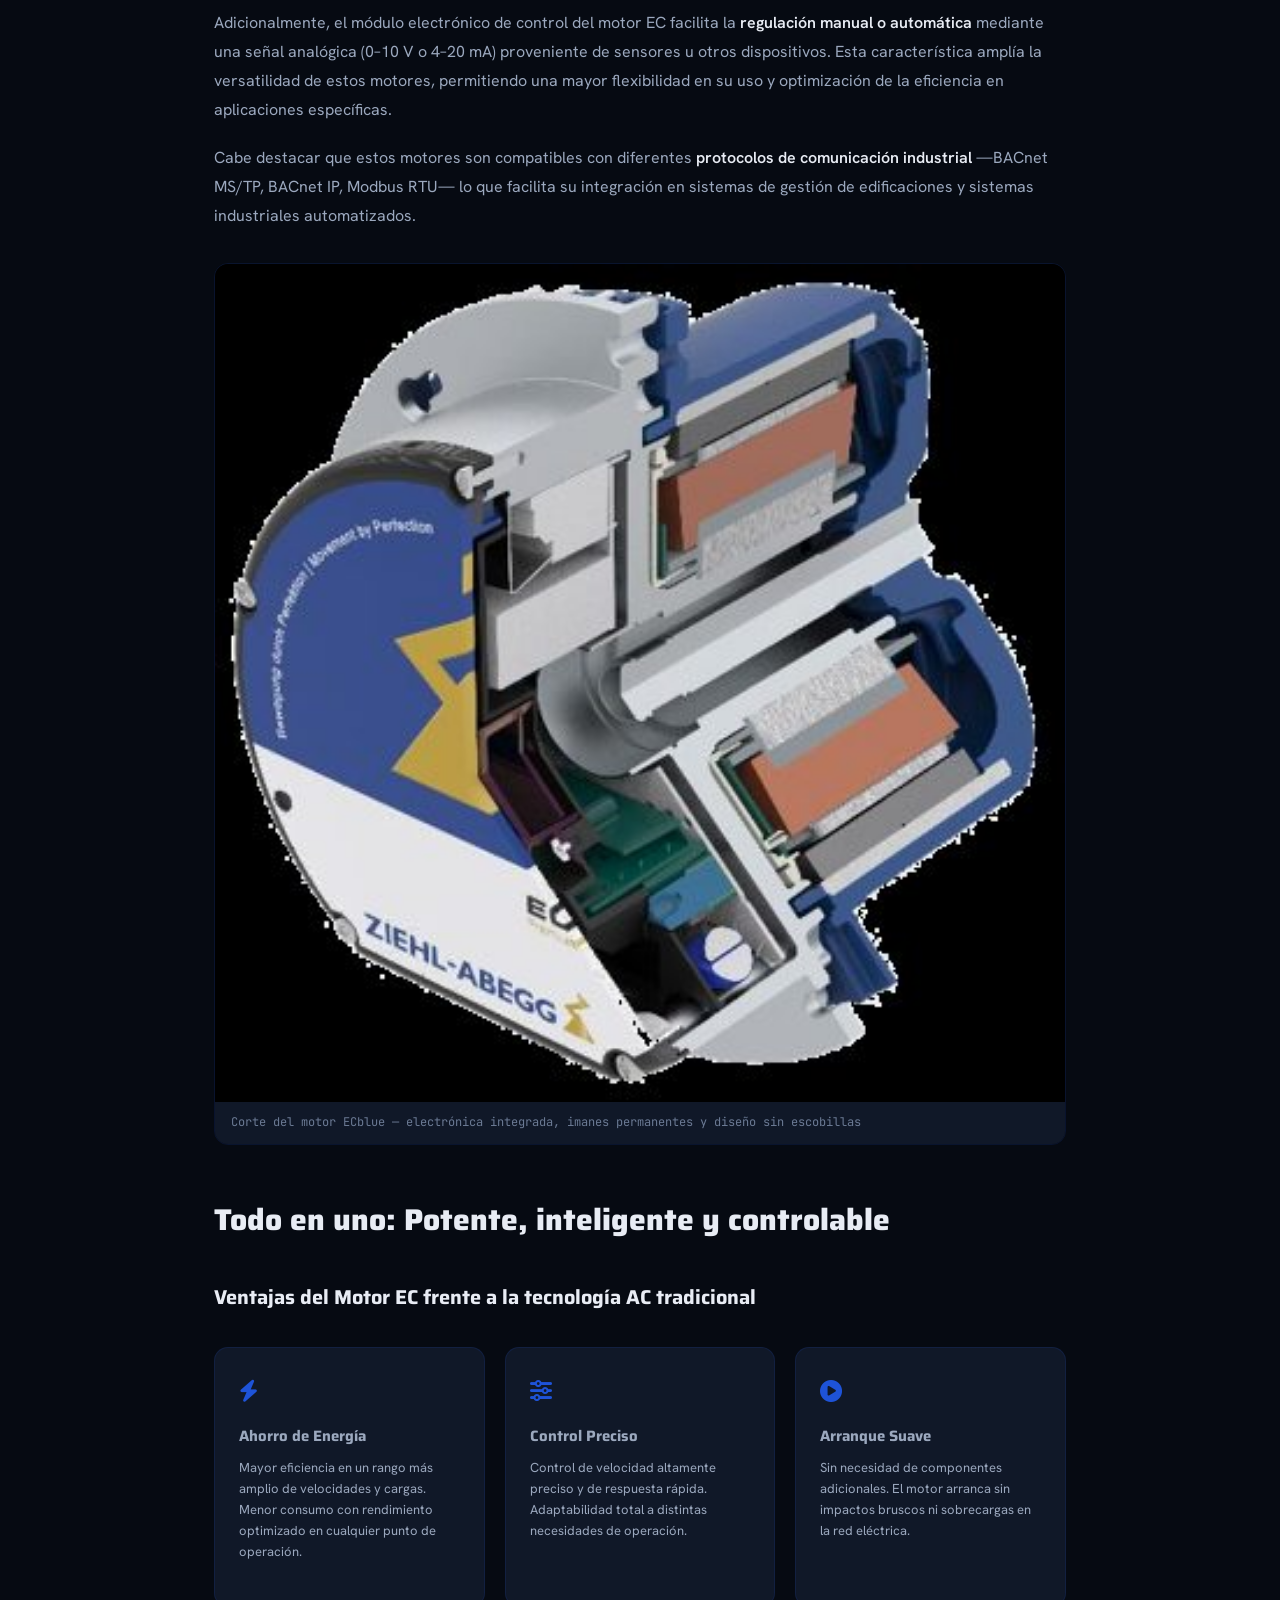
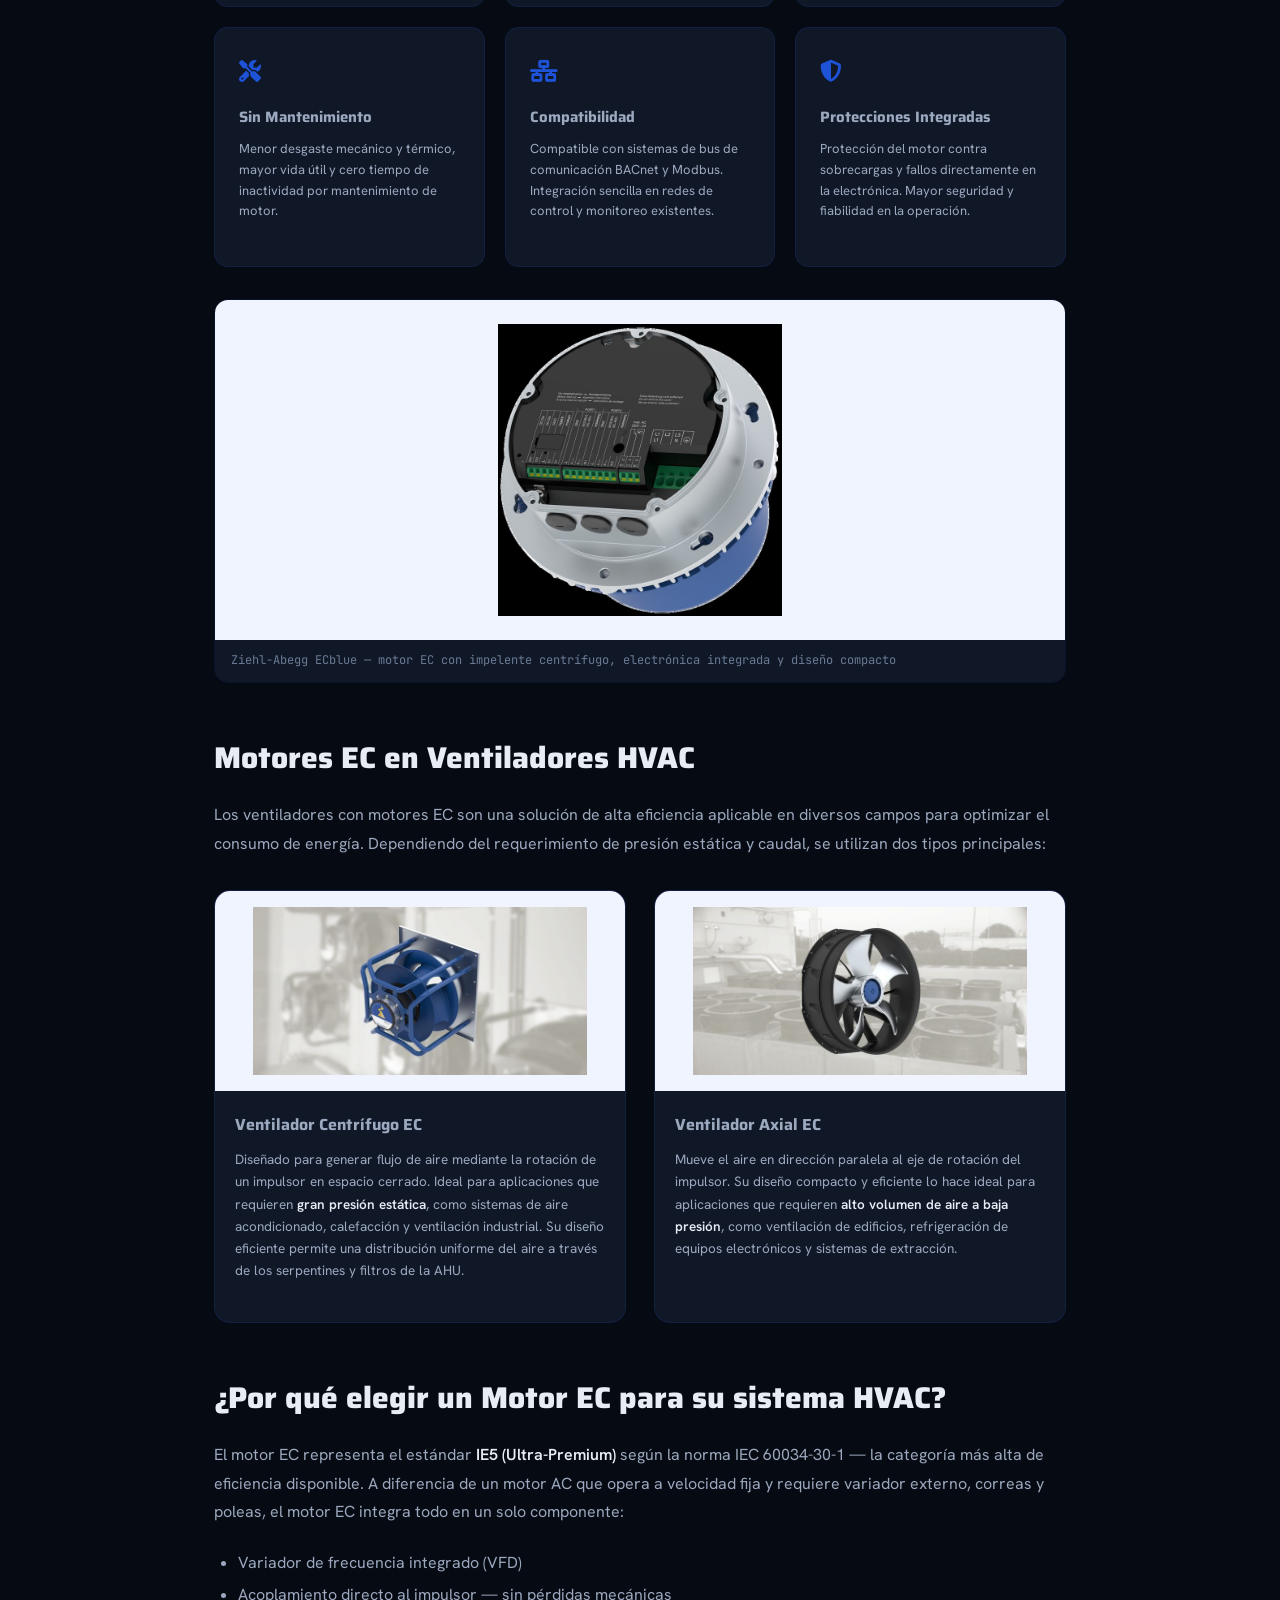
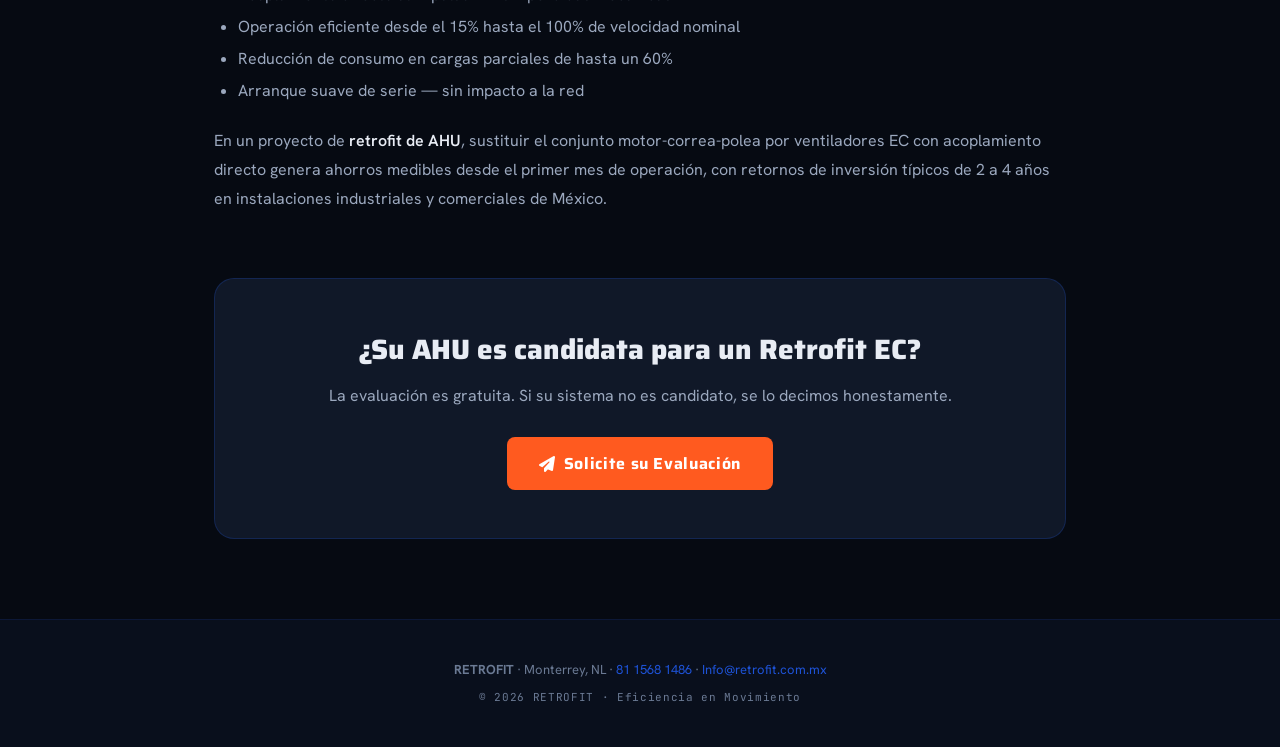
<file: motor-ec.html>
<!DOCTYPE html>
<html lang="es-MX">
<head>
<meta charset="UTF-8"><meta name="viewport" content="width=device-width,initial-scale=1">
<title>¿Qué es un Motor EC? — Tecnología HVAC | RETROFIT.MX</title>
<meta name="description" content="Un motor EC (Electronically Commutated) ofrece eficiencia IE5, control de velocidad integrado y acoplamiento directo. Descubra por qué es el estándar en sistemas HVAC modernos.">
<meta property="og:title" content="¿Qué es un Motor EC? | RETROFIT.MX">
<meta property="og:description" content="Motores electrónicamente conmutados: cómo funcionan, ventajas sobre el motor AC y aplicaciones en ventiladores centrífugos y axiales para HVAC.">
<script type="application/ld+json">{"@context":"https://schema.org","@type":"Article","headline":"¿Qué es un Motor EC?","description":"Un motor EC (Electronically Commutated) se caracteriza por su capacidad para controlar la velocidad y su eficiencia energética.","author":{"@type":"Organization","name":"RETROFIT","url":"https://www.retrofit.mx"},"publisher":{"@type":"Organization","name":"RETROFIT"}}</script>
<link rel="preconnect" href="https://fonts.googleapis.com"><link rel="preconnect" href="https://fonts.gstatic.com" crossorigin><link href="https://fonts.googleapis.com/css2?family=Saira:wght@400;500;600;700;800;900&family=Hanken+Grotesk:wght@400;500;600;700&family=JetBrains+Mono:wght@400;500;700&display=swap" rel="stylesheet"><link rel="stylesheet" href="https://cdnjs.cloudflare.com/ajax/libs/font-awesome/6.5.1/css/all.min.css">
<style>
:root{--brand:#1E53D8;--brand-dark:#1440B0;--brand-light:#3B74EF;--cyan:#00C8F0;--pop:#ff5a1f;--bg:#060a12;--bg-2:#090f1c;--surface:#101828;--surface-2:#172035;--border:rgba(30,83,216,.14);--border-2:rgba(30,83,216,.24);--grad-brand:linear-gradient(135deg,#1E53D8,#00C8F0);--ease-mech:cubic-bezier(.2,0,0,1);--font-display:'Saira',sans-serif;--font-body:'Hanken Grotesk',sans-serif;--font-mono:'JetBrains Mono',monospace;--text:#e8ecf4;--text-2:#9ba8be;--text-3:#6b7a94}
*,*::before,*::after{box-sizing:border-box;margin:0;padding:0}
html{scroll-behavior:smooth}
body{font-family:var(--font-body);background:var(--bg);color:var(--text);line-height:1.6}
a{color:inherit;text-decoration:none}
img{max-width:100%;height:auto;display:block}
.container{max-width:900px;margin:0 auto;padding:0 24px}
.mono{font-family:var(--font-mono);letter-spacing:.06em}
.gradient-text{background:var(--grad-brand);-webkit-background-clip:text;-webkit-text-fill-color:transparent;background-clip:text}
nav{position:sticky;top:0;z-index:100;background:rgba(6,10,18,.92);backdrop-filter:blur(12px);border-bottom:1px solid var(--border)}
.nav-container{display:flex;align-items:center;justify-content:space-between;height:64px;padding:0 24px;max-width:960px;margin:0 auto}
.nav-logo{display:flex;align-items:center;gap:10px}
.logo-svg{width:28px;height:28px}
.logo-text{font-family:var(--font-display);font-size:17px;font-weight:800;letter-spacing:.1em;color:#fff}
.nav-back{font-family:var(--font-body);font-size:14px;font-weight:500;color:var(--brand);display:flex;align-items:center;gap:6px}
footer{background:var(--bg-2);border-top:1px solid var(--border);padding:40px 0;margin-top:80px;text-align:center;color:var(--text-3);font-size:13px}
footer a{color:var(--brand)}
.section-label{font-family:var(--font-mono);font-size:11px;font-weight:500;letter-spacing:.16em;color:var(--brand);text-transform:uppercase;margin-bottom:12px}
.whatsapp-btn{position:fixed;bottom:24px;right:24px;z-index:999;width:56px;height:56px;background:#25D366;border-radius:50%;display:flex;align-items:center;justify-content:center;color:#fff;box-shadow:0 4px 20px rgba(37,211,102,.4);transition:transform .2s}
.whatsapp-btn:hover{transform:scale(1.1)}

.art-hero{padding:64px 0 40px}
.art-hero-label{display:flex;align-items:center;gap:12px;margin-bottom:20px}
.art-hero h1{font-family:var(--font-display);font-size:clamp(32px,5vw,54px);font-weight:900;line-height:1.1;margin-bottom:20px}
.art-hero-meta{font-size:13px;color:var(--text-3);font-family:var(--font-mono);letter-spacing:.06em}
.art-hero-img{border-radius:20px;overflow:hidden;margin-bottom:48px;border:1px solid var(--border)}
.art-hero-img img{width:100%;max-height:420px;object-fit:contain;background:#f0f4ff}
.art-body{font-size:16px;line-height:1.8;color:var(--text-2)}
.art-body h2{font-family:var(--font-display);font-size:clamp(22px,3vw,30px);font-weight:800;color:var(--text);margin:48px 0 16px}
.art-body h3{font-family:var(--font-display);font-size:20px;font-weight:700;color:var(--text);margin:32px 0 12px}
.art-body p{margin-bottom:20px}
.art-body strong{color:var(--text);font-weight:600}
.art-img{border-radius:14px;overflow:hidden;margin:32px 0;border:1px solid var(--border)}
.art-img img{width:100%;object-fit:cover}
.art-img figcaption{font-size:12px;color:var(--text-3);font-family:var(--font-mono);padding:10px 16px;background:var(--surface)}
.ventajas-grid{display:grid;grid-template-columns:repeat(3,1fr);gap:20px;margin:32px 0}
.ventaja{background:var(--surface);border:1px solid var(--border);border-radius:14px;padding:24px}
.ventaja-icon{font-size:22px;color:var(--brand);margin-bottom:12px}
.ventaja h4{font-family:var(--font-display);font-size:15px;font-weight:700;margin-bottom:8px}
.ventaja p{font-size:13px;color:var(--text-2);line-height:1.6}
.fans-grid{display:grid;grid-template-columns:1fr 1fr;gap:28px;margin:32px 0}
.fan-card{background:var(--surface);border:1px solid var(--border);border-radius:16px;overflow:hidden}
.fan-card img{width:100%;height:200px;object-fit:contain;background:#f0f4ff;padding:16px}
.fan-card-body{padding:20px}
.fan-card h4{font-family:var(--font-display);font-size:16px;font-weight:700;margin-bottom:8px}
.fan-card p{font-size:13.5px;color:var(--text-2);line-height:1.65}
.cta-art{background:var(--surface);border:1px solid var(--border-2);border-radius:20px;padding:48px 40px;text-align:center;margin:64px 0 40px}
.cta-art h2{font-family:var(--font-display);font-size:28px;font-weight:800;margin-bottom:12px}
.cta-art p{color:var(--text-2);margin-bottom:28px}
.btn-pop{background:var(--pop);color:#fff;display:inline-flex;align-items:center;gap:8px;padding:14px 32px;border-radius:8px;font-family:var(--font-display);font-weight:700;font-size:16px;letter-spacing:.04em;transition:background .2s,transform .15s}
.btn-pop:hover{background:#e04a10;transform:translateY(-2px)}
@media(max-width:768px){.ventajas-grid{grid-template-columns:1fr 1fr}.fans-grid{grid-template-columns:1fr}}
@media(max-width:480px){.ventajas-grid{grid-template-columns:1fr}}
</style>
</head>
<body>
<nav><div class="nav-container">
  <a href="blog.html" class="nav-logo"><svg class="logo-svg" viewBox="158 366 228 218" fill="none"><path fill="#1E53D8" fill-rule="evenodd" d="M347.80 567.92C321.32 564.04 298.30 546.40 285.91 520.50C280.29 508.75 277.00 496.72 276.25 485.25L275.72 477.00L323.36 477.00L371.00 477.00L371.00 523.00L371.00 569.00L362.25 568.88C357.44 568.81 350.94 568.38 347.80 567.92ZM174.32 560.25C175.43 546.39 181.09 531.07 189.91 518.03C197.57 506.72 215.99 491.42 228.51 485.96C240.94 480.55 256.58 477.07 268.75 477.02L273.00 477.00L273.00 522.50L273.00 568.00L223.35 568.00L173.70 568.00L174.32 560.25ZM174.00 427.50C174.00 402.48 174.34 382.00 174.75 382.01C175.16 382.01 180.45 382.46 186.50 383.00C210.70 385.15 228.70 393.65 245.08 410.64C256.49 422.49 263.53 433.67 267.95 447.02C270.55 454.86 273.00 466.06 273.00 470.07L273.00 473.00L223.50 473.00L174.00 473.00L174.00 427.50ZM275.50 428.50L275.50 384.00L323.39 384.00L371.29 384.00L370.62 391.25C369.61 402.26 367.28 410.49 362.07 421.50C352.05 442.66 334.20 459.04 312.66 466.82C303.67 470.07 288.46 473.00 280.57 473.00L275.50 473.00L275.50 428.50Z"/></svg><span class="logo-text">RETROFIT</span></a>
  <a href="blog.html" class="nav-back"><i class="fas fa-arrow-left"></i> Blog</a>
</div></nav>

<div class="container">
  <article>
    <header class="art-hero">
      <div class="art-hero-label">
        <span class="section-label">TECNOLOGÍA</span>
        <span class="art-hero-meta">· 5 min lectura · Motor EC · IE5 · HVAC</span>
      </div>
      <h1>¿Qué es un <span class="gradient-text">Motor EC?</span></h1>
      <p style="font-size:18px;color:var(--text-2);margin-bottom:24px;line-height:1.7">Elevando la eficiencia al máximo — cómo la conmutación electrónica transforma el consumo energético en sistemas de ventilación HVAC.</p>
      <p class="art-hero-meta">RETROFIT · Junio 2026</p>
    </header>

    <div class="art-hero-img">
      <img src="[data-uri]" alt="Motor EC Ziehl-Abegg ECblue — producto HVAC" loading="eager">
    </div>

    <div class="art-body">

      <h2>¿Qué es un Motor EC?</h2>
      <p>Un <strong>motor EC (Electronically Commutated)</strong> se caracteriza por su capacidad para controlar la velocidad y su elevada eficiencia energética. Son motores electrónicamente conmutados que presentan un diseño único: incorporan un rotor equipado con <strong>imanes permanentes</strong> y la integración de componentes electrónicos directamente acoplados al estator junto con su devanado.</p>
      <p>Alimentados con corriente alterna —ya sea monofásica o trifásica— permiten la rectificación interna de la corriente del motor, lo que resulta en una tecnología de <strong>modulación de velocidad</strong> que ofrece una respuesta ágil y adaptable a las variaciones de carga, logrando una eficiencia energética muy por encima de cualquier motor AC convencional.</p>

      <figure class="art-img">
        <img src="[data-uri]" alt="Despiece del motor EC: tapa, I-O PCB, accesorios, electrónica, estator, devanado, imanes permanentes, flecha y rotor">
        <figcaption>Componentes del motor EC: Tapa · I-O PCB · Accesorios · Electrónica · Estator · Devanado · Imanes permanentes · Flecha · Rotor</figcaption>
      </figure>

      <p>Adicionalmente, el módulo electrónico de control del motor EC facilita la <strong>regulación manual o automática</strong> mediante una señal analógica (0–10 V o 4–20 mA) proveniente de sensores u otros dispositivos. Esta característica amplía la versatilidad de estos motores, permitiendo una mayor flexibilidad en su uso y optimización de la eficiencia en aplicaciones específicas.</p>
      <p>Cabe destacar que estos motores son compatibles con diferentes <strong>protocolos de comunicación industrial</strong> —BACnet MS/TP, BACnet IP, Modbus RTU— lo que facilita su integración en sistemas de gestión de edificaciones y sistemas industriales automatizados.</p>

      <figure class="art-img">
        <img src="[data-uri]" alt="Corte transversal del motor EC Ziehl-Abegg ECblue mostrando componentes internos">
        <figcaption>Corte del motor ECblue — electrónica integrada, imanes permanentes y diseño sin escobillas</figcaption>
      </figure>

      <h2>Todo en uno: Potente, inteligente y controlable</h2>

      <h3>Ventajas del Motor EC frente a la tecnología AC tradicional</h3>

      <div class="ventajas-grid">
        <div class="ventaja">
          <div class="ventaja-icon"><i class="fas fa-bolt"></i></div>
          <h4>Ahorro de Energía</h4>
          <p>Mayor eficiencia en un rango más amplio de velocidades y cargas. Menor consumo con rendimiento optimizado en cualquier punto de operación.</p>
        </div>
        <div class="ventaja">
          <div class="ventaja-icon"><i class="fas fa-sliders-h"></i></div>
          <h4>Control Preciso</h4>
          <p>Control de velocidad altamente preciso y de respuesta rápida. Adaptabilidad total a distintas necesidades de operación.</p>
        </div>
        <div class="ventaja">
          <div class="ventaja-icon"><i class="fas fa-play-circle"></i></div>
          <h4>Arranque Suave</h4>
          <p>Sin necesidad de componentes adicionales. El motor arranca sin impactos bruscos ni sobrecargas en la red eléctrica.</p>
        </div>
        <div class="ventaja">
          <div class="ventaja-icon"><i class="fas fa-tools"></i></div>
          <h4>Sin Mantenimiento</h4>
          <p>Menor desgaste mecánico y térmico, mayor vida útil y cero tiempo de inactividad por mantenimiento de motor.</p>
        </div>
        <div class="ventaja">
          <div class="ventaja-icon"><i class="fas fa-network-wired"></i></div>
          <h4>Compatibilidad</h4>
          <p>Compatible con sistemas de bus de comunicación BACnet y Modbus. Integración sencilla en redes de control y monitoreo existentes.</p>
        </div>
        <div class="ventaja">
          <div class="ventaja-icon"><i class="fas fa-shield-alt"></i></div>
          <h4>Protecciones Integradas</h4>
          <p>Protección del motor contra sobrecargas y fallos directamente en la electrónica. Mayor seguridad y fiabilidad en la operación.</p>
        </div>
      </div>

      <figure class="art-img">
        <img src="[data-uri]" alt="Ventilador EC Ziehl-Abegg ECblue vista general" style="max-height:340px;object-fit:contain;background:#f0f4ff;padding:24px">
        <figcaption>Ziehl-Abegg ECblue — motor EC con impelente centrífugo, electrónica integrada y diseño compacto</figcaption>
      </figure>

      <h2>Motores EC en Ventiladores HVAC</h2>
      <p>Los ventiladores con motores EC son una solución de alta eficiencia aplicable en diversos campos para optimizar el consumo de energía. Dependiendo del requerimiento de presión estática y caudal, se utilizan dos tipos principales:</p>

      <div class="fans-grid">
        <div class="fan-card">
          <img src="[data-uri]" alt="Ventilador centrífugo EC Ziehl-Abegg para AHU">
          <div class="fan-card-body">
            <h4>Ventilador Centrífugo EC</h4>
            <p>Diseñado para generar flujo de aire mediante la rotación de un impulsor en espacio cerrado. Ideal para aplicaciones que requieren <strong>gran presión estática</strong>, como sistemas de aire acondicionado, calefacción y ventilación industrial. Su diseño eficiente permite una distribución uniforme del aire a través de los serpentines y filtros de la AHU.</p>
          </div>
        </div>
        <div class="fan-card">
          <img src="[data-uri]" alt="Ventilador axial EC para refrigeración y extracción">
          <div class="fan-card-body">
            <h4>Ventilador Axial EC</h4>
            <p>Mueve el aire en dirección paralela al eje de rotación del impulsor. Su diseño compacto y eficiente lo hace ideal para aplicaciones que requieren <strong>alto volumen de aire a baja presión</strong>, como ventilación de edificios, refrigeración de equipos electrónicos y sistemas de extracción.</p>
          </div>
        </div>
      </div>

      <h2>¿Por qué elegir un Motor EC para su sistema HVAC?</h2>
      <p>El motor EC representa el estándar <strong>IE5 (Ultra-Premium)</strong> según la norma IEC 60034-30-1 — la categoría más alta de eficiencia disponible. A diferencia de un motor AC que opera a velocidad fija y requiere variador externo, correas y poleas, el motor EC integra todo en un solo componente:</p>
      <ul style="color:var(--text-2);padding-left:24px;line-height:2;margin-bottom:20px">
        <li>Variador de frecuencia integrado (VFD)</li>
        <li>Acoplamiento directo al impulsor — sin pérdidas mecánicas</li>
        <li>Operación eficiente desde el 15% hasta el 100% de velocidad nominal</li>
        <li>Reducción de consumo en cargas parciales de hasta un 60%</li>
        <li>Arranque suave de serie — sin impacto a la red</li>
      </ul>
      <p>En un proyecto de <strong>retrofit de AHU</strong>, sustituir el conjunto motor-correa-polea por ventiladores EC con acoplamiento directo genera ahorros medibles desde el primer mes de operación, con retornos de inversión típicos de 2 a 4 años en instalaciones industriales y comerciales de México.</p>

    </div>

    <div class="cta-art">
      <h2>¿Su AHU es candidata para un Retrofit EC?</h2>
      <p>La evaluación es gratuita. Si su sistema no es candidato, se lo decimos honestamente.</p>
      <a href="retrofit-todo-en-uno.html#contacto" class="btn-pop"><i class="fas fa-paper-plane"></i> Solicite su Evaluación</a>
    </div>
  </article>
</div>

<footer><div class="container">
  <p style="margin-bottom:8px"><strong>RETROFIT</strong> · Monterrey, NL · <a href="tel:+528115681486">81 1568 1486</a> · <a href="mailto:Info@retrofit.com.mx">Info@retrofit.com.mx</a></p>
  <p class="mono" style="font-size:11px;color:var(--text-3)">© 2026 RETROFIT · Eficiencia en Movimiento</p>
</div></footer>
<a class="whatsapp-btn" href="https://wa.me/528115681486" target="_blank">
  <svg viewBox="0 0 24 24" fill="currentColor" width="28" height="28"><path d="M17.472 14.382c-.297-.149-1.758-.867-2.03-.967-.273-.099-.471-.148-.67.15-.197.297-.767.966-.94 1.164-.173.199-.347.223-.644.075-.297-.15-1.255-.463-2.39-1.475-.883-.788-1.48-1.761-1.653-2.059-.173-.297-.018-.458.13-.606.134-.133.298-.347.446-.52.149-.174.198-.298.298-.497.099-.198.05-.371-.025-.52-.075-.149-.669-1.612-.916-2.207-.242-.579-.487-.5-.669-.51-.173-.008-.371-.01-.57-.01-.198 0-.52.074-.792.372-.272.297-1.04 1.016-1.04 2.479 0 1.462 1.065 2.875 1.213 3.074.149.198 2.096 3.2 5.077 4.487.709.306 1.262.489 1.694.625.712.227 1.36.195 1.871.118.571-.085 1.758-.719 2.006-1.413.248-.694.248-1.289.173-1.413-.074-.124-.272-.198-.57-.347m-5.421 7.403h-.004a9.87 9.87 0 01-5.031-1.378l-.361-.214-3.741.982.998-3.648-.235-.374a9.86 9.86 0 01-1.51-5.26c.001-5.45 4.436-9.884 9.888-9.884 2.64 0 5.122 1.03 6.988 2.898a9.825 9.825 0 012.893 6.994c-.003 5.45-4.437 9.884-9.885 9.884m8.413-18.297A11.815 11.815 0 0012.05 0C5.495 0 .16 5.335.157 11.892c0 2.096.547 4.142 1.588 5.945L.057 24l6.305-1.654a11.882 11.882 0 005.683 1.448h.005c6.554 0 11.89-5.335 11.893-11.893a11.821 11.821 0 00-3.48-8.413z"/></svg>
</a>
</body></html>
</file>
<file: css/style.css>
/* ============================================================
   RETROFIT.MX — Visual Brand System 2026
   Primary: #1E53D8 · Accent Cyan · Pop: #ff5a1f
   Fonts: Saira (display) · Hanken Grotesk (body) · JetBrains Mono (specs)
   ============================================================ */

:root {
  --brand:        #1E53D8;
  --brand-dark:   #1440B0;
  --brand-light:  #3B74EF;
  --cyan:         #00C8F0;
  --pop:          #ff5a1f;
  --pop-dark:     #e04a10;
  --bg:           #060a12;
  --bg-2:         #090f1c;
  --bg-3:         #0c1424;
  --surface:      #101828;
  --surface-2:    #172035;
  --border:       rgba(30,83,216,0.14);
  --border-2:     rgba(30,83,216,0.24);
  --text:         #e8ecf4;
  --text-2:       #9ba8be;
  --text-3:       #6b7a94;
  --grad-brand:   linear-gradient(135deg, #1E53D8, #00C8F0);
  --grad-retrofit: linear-gradient(135deg, #1440B0 0%, #1E53D8 50%, #00C8F0 100%);
  --glow-sm:      0 0 20px rgba(30,83,216,0.18);
  --glow-md:      0 0 40px rgba(30,83,216,0.22);
  --glow-lg:      0 0 80px rgba(30,83,216,0.28);
  --radius-sm:    8px;
  --radius-md:    12px;
  --radius-lg:    18px;
  --radius-xl:    26px;
  --font-display: 'Saira', sans-serif;
  --font-body:    'Hanken Grotesk', sans-serif;
  --font-mono:    'JetBrains Mono', monospace;
  --ease-mech:    cubic-bezier(.2,0,0,1);
}

/* ─── RESET ─────────────────────────────────────────────── */
*, *::before, *::after { box-sizing: border-box; margin: 0; padding: 0; }
html { scroll-behavior: smooth; }
body {
  font-family: var(--font-body);
  background: var(--bg);
  color: var(--text);
  overflow-x: hidden;
  cursor: none;
  line-height: 1.7;
  font-size: 16px;
}
a { color: inherit; text-decoration: none; }
ul { list-style: none; }
img { display: block; max-width: 100%; }
button { cursor: pointer; border: none; background: none; font-family: inherit; }
.mono { font-family: var(--font-mono); letter-spacing: 0.06em; }
.gradient-text {
  background: var(--grad-brand);
  -webkit-background-clip: text;
  -webkit-text-fill-color: transparent;
  background-clip: text;
}

/* ─── LOADER ─────────────────────────────────────────────── */
#loader {
  position: fixed; inset: 0;
  background: var(--bg);
  display: flex; align-items: center; justify-content: center;
  z-index: 9999;
  transition: opacity 0.6s var(--ease-mech), visibility 0.6s;
}
#loader.hidden { opacity: 0; visibility: hidden; }
.loader-inner { text-align: center; }
.loader-logo { width: 72px; height: 72px; margin: 0 auto 20px; }
.loader-logo.spin { animation: spin 1.8s linear infinite; }
@keyframes spin { to { transform: rotate(360deg); } }
@keyframes fadeIn { to { opacity: 1; } }
.loader-text {
  font-family: var(--font-display);
  font-size: 18px; font-weight: 700;
  letter-spacing: 0.2em;
  color: #ffffff;
}

/* ─── CURSOR ─────────────────────────────────────────────── */
.cursor, .cursor-follower {
  position: fixed; border-radius: 50%; pointer-events: none; z-index: 9998;
}
.cursor {
  width: 8px; height: 8px;
  background: var(--brand);
  transform: translate(-50%, -50%);
  transition: transform 0.1s;
}
.cursor-follower {
  width: 32px; height: 32px;
  border: 1.5px solid rgba(30,83,216,0.5);
  transform: translate(-50%, -50%);
  transition: border-color 0.3s;
}
body.cursor-hover .cursor { transform: translate(-50%, -50%) scale(2.5); }
body.cursor-hover .cursor-follower { border-color: var(--brand); }
@media (hover: none) { .cursor, .cursor-follower { display: none; } }

/* ─── NAVBAR ─────────────────────────────────────────────── */
#navbar {
  position: fixed; top: 0; left: 0; right: 0; z-index: 1000;
  padding: 0 32px;
  transition: background 0.3s, box-shadow 0.3s;
}
#navbar.scrolled {
  background: rgba(6,10,18,0.92);
  backdrop-filter: blur(20px);
  box-shadow: 0 1px 0 var(--border);
}
.nav-container {
  max-width: 1280px; margin: 0 auto;
  display: flex; align-items: center; justify-content: space-between;
  height: 72px;
}
.nav-logo {
  display: flex; align-items: center; gap: 10px;
}
.logo-svg { width: 32px; height: 32px; color: var(--brand); }
.logo-text {
  font-family: var(--font-display);
  font-size: 18px; font-weight: 800;
  letter-spacing: 0.1em;
  color: #ffffff;
}
.logo-mx { color: var(--brand); }
.nav-links {
  display: flex; align-items: center; gap: 8px;
}
.nav-link {
  font-family: var(--font-body);
  font-size: 14px; font-weight: 500;
  padding: 6px 14px;
  color: var(--text-2);
  border-radius: var(--radius-sm);
  transition: color 0.2s, background 0.2s;
}
.nav-link:hover, .nav-link.active { color: var(--text); background: var(--surface); }
.nav-cta {
  font-family: var(--font-body);
  font-size: 14px; font-weight: 600;
  padding: 8px 18px;
  background: var(--brand);
  color: #fff;
  border-radius: var(--radius-md);
  transition: background 0.2s, box-shadow 0.2s;
}
.nav-cta:hover { background: var(--brand-light); box-shadow: var(--glow-sm); }
.hamburger {
  display: none; flex-direction: column; gap: 5px; padding: 8px;
}
.hamburger span {
  display: block; width: 22px; height: 2px;
  background: var(--text);
  border-radius: 2px;
  transition: all 0.3s;
}
.hamburger.open span:nth-child(1) { transform: translateY(7px) rotate(45deg); }
.hamburger.open span:nth-child(2) { opacity: 0; }
.hamburger.open span:nth-child(3) { transform: translateY(-7px) rotate(-45deg); }

/* ─── BUTTONS ────────────────────────────────────────────── */
.btn-primary {
  display: inline-flex; align-items: center; gap: 8px;
  padding: 14px 28px;
  background: var(--brand);
  color: #fff;
  font-family: var(--font-body);
  font-size: 15px; font-weight: 600;
  border-radius: var(--radius-md);
  border: none;
  transition: background 0.2s var(--ease-mech), box-shadow 0.2s var(--ease-mech), transform 0.15s var(--ease-mech);
}
.btn-primary:hover { background: var(--brand-light); box-shadow: var(--glow-md); transform: translateY(-2px); }
.btn-pop { background: var(--pop); }
.btn-pop:hover { background: var(--pop-dark); box-shadow: 0 0 30px rgba(255,90,31,0.3); transform: translateY(-2px); }
.btn-ghost {
  display: inline-flex; align-items: center; gap: 8px;
  padding: 14px 28px;
  color: var(--text-2);
  font-family: var(--font-body);
  font-size: 15px; font-weight: 500;
  border-radius: var(--radius-md);
  border: 1.5px solid var(--border-2);
  transition: color 0.2s, border-color 0.2s, background 0.2s;
}
.btn-ghost:hover { color: var(--text); border-color: var(--brand); background: rgba(30,83,216,0.08); }
.btn-lg { padding: 16px 36px; font-size: 16px; }

/* ─── SECTIONS ───────────────────────────────────────────── */
.section { padding: 96px 0; }
.section-dark { background: var(--bg-2); }
.container { max-width: 1200px; margin: 0 auto; padding: 0 24px; }
.section-label {
  font-family: var(--font-mono);
  font-size: 11px; font-weight: 700;
  letter-spacing: 0.18em;
  color: var(--brand);
  text-transform: uppercase;
  margin-bottom: 16px;
}
.section-header {
  margin-bottom: 48px;
}
.section-title {
  font-family: var(--font-display);
  font-size: clamp(32px, 5vw, 52px);
  font-weight: 800;
  line-height: 1.1;
  margin-bottom: 20px;
}
.section-sub {
  font-size: 17px;
  color: var(--text-2);
  max-width: 680px;
  line-height: 1.7;
}
.section-desc {
  font-size: 18px;
  color: var(--text-2);
  max-width: 700px;
  margin-bottom: 56px;
  line-height: 1.7;
}

/* ─── REVEAL ANIMATIONS ──────────────────────────────────── */
.reveal {
  opacity: 0; transform: translateY(28px);
  transition: opacity 0.7s var(--ease-mech), transform 0.7s var(--ease-mech);
}
.reveal.visible { opacity: 1; transform: translateY(0); }
.animate-in {
  opacity: 0; transform: translateY(24px);
  transition: opacity 0.7s var(--ease-mech), transform 0.7s var(--ease-mech);
}
.animate-in.in { opacity: 1; transform: translateY(0); }

/* ─── HERO ───────────────────────────────────────────────── */
#hero {
  min-height: 100vh;
  display: flex; align-items: center;
  position: relative; overflow: hidden;
  padding: 120px 24px 80px;
}
#particleCanvas {
  position: absolute; inset: 0; z-index: 0; pointer-events: none;
}
.hero-bg-orbs { position: absolute; inset: 0; pointer-events: none; }
.orb {
  position: absolute; border-radius: 50%;
  filter: blur(80px); opacity: 0.12;
}
.orb-1 {
  width: 600px; height: 600px;
  background: var(--brand);
  top: -200px; left: -200px;
}
.orb-2 {
  width: 400px; height: 400px;
  background: var(--cyan);
  bottom: -100px; right: -100px;
  opacity: 0.08;
}
.orb-3 {
  width: 300px; height: 300px;
  background: var(--brand);
  top: 40%; left: 40%;
  opacity: 0.06;
}
.hero-content {
  position: relative; z-index: 2;
  max-width: 640px;
}
.hero-eyebrow {
  font-family: var(--font-mono);
  font-size: 11px; font-weight: 700;
  letter-spacing: 0.18em;
  color: var(--brand);
  margin-bottom: 24px;
}
.hero-title {
  font-family: var(--font-display);
  font-size: clamp(52px, 8vw, 96px);
  font-weight: 900;
  line-height: 0.95;
  margin-bottom: 28px;
}
.hero-title .line-1 { display: block; }
.hero-title .line-2 { display: block; }
.hero-desc {
  font-size: 18px; line-height: 1.7;
  color: var(--text-2);
  margin-bottom: 36px;
}
.hero-actions {
  display: flex; gap: 16px; flex-wrap: wrap;
  margin-bottom: 56px;
}
.hero-stats {
  display: flex; gap: 0;
  flex-wrap: wrap;
  border: 1px solid var(--border);
  border-radius: var(--radius-lg);
  overflow: hidden;
  background: rgba(30,83,216,0.04);
}
.hstat {
  padding: 20px 28px; flex: 1; min-width: 140px;
}
.hstat-val {
  font-family: var(--font-display);
  font-size: 28px; font-weight: 800;
  color: var(--text);
}
.hstat-label {
  font-size: 12px;
  color: var(--text-3);
  margin-top: 4px;
  line-height: 1.4;
}
.hstat-divider { width: 1px; background: var(--border); }

/* ─── FAN WALL HERO ANIMATION ────────────────────────────── */
.hero-visual-wrap {
  position: absolute; right: 5%; top: 50%;
  transform: translateY(-50%);
  z-index: 2;
}
.fanwall-anim { padding: 32px; }
.fw-grid {
  display: grid; grid-template-columns: repeat(3, 1fr);
  gap: 12px; margin-bottom: 16px;
}
.fw-fan {
  width: 64px; height: 64px;
  border-radius: var(--radius-md);
  border: 1.5px solid var(--border-2);
  display: flex; align-items: center; justify-content: center;
  position: relative; overflow: hidden;
}
.fw-fan.active {
  background: rgba(30,83,216,0.12);
  border-color: rgba(30,83,216,0.4);
  animation: fanPulse 2s ease-in-out infinite;
  animation-delay: var(--d, 0s);
}
.fw-fan.maintenance {
  background: rgba(255,90,31,0.08);
  border-color: rgba(255,90,31,0.35);
}
.fw-fan::after {
  content: '';
  position: absolute;
  width: 32px; height: 32px;
  border-radius: 50%;
  border: 2px solid transparent;
}
.fw-fan.active::after {
  border-top-color: var(--brand);
  border-right-color: rgba(30,83,216,0.3);
  animation: fanspin 1.2s linear infinite;
  animation-delay: var(--d, 0s);
}
.fw-fan.maintenance::after {
  border-top-color: var(--pop);
  border-right-color: rgba(255,90,31,0.3);
  animation: fanspin 3s linear infinite;
}
@keyframes fanspin { to { transform: rotate(360deg); } }
@keyframes fanPulse { 0%,100%{opacity:1} 50%{opacity:0.7} }
.fw-label {
  font-family: var(--font-mono); font-size: 10px;
  color: var(--text-3); text-align: center; margin-bottom: 12px;
}
.fw-badges {
  display: flex; gap: 8px; justify-content: center;
}
.fw-badge {
  background: var(--surface);
  border: 1px solid var(--border);
  border-radius: var(--radius-sm);
  padding: 6px 10px;
  text-align: center;
  display: flex; flex-direction: column; align-items: center; gap: 2px;
}
.fw-badge .mono { font-size: 14px; font-weight: 700; color: var(--brand); }
.fw-badge small { font-family: var(--font-mono); font-size: 8px; color: var(--text-3); }
.fw-badge-dot {
  display: inline-block; width: 6px; height: 6px;
  background: #22c55e; border-radius: 50%;
  margin-right: 4px;
  animation: blink 1.5s ease-in-out infinite;
}
@keyframes blink { 0%,100%{opacity:1} 50%{opacity:0.3} }

/* ─── SCROLL HINT ────────────────────────────────────────── */
.scroll-hint {
  position: absolute; bottom: 40px; left: 50%;
  transform: translateX(-50%);
  display: flex; flex-direction: column; align-items: center; gap: 8px;
  color: var(--text-3); z-index: 2;
}
.scroll-hint span {
  display: block; width: 1px; height: 48px;
  background: linear-gradient(to bottom, transparent, var(--brand));
  animation: scrollLine 2s ease-in-out infinite;
}
.scroll-hint p { font-family: var(--font-mono); font-size: 10px; letter-spacing: 0.15em; }
@keyframes scrollLine { 0%,100%{opacity:0.2} 50%{opacity:1} }

/* ─── TICKER ─────────────────────────────────────────────── */
.ticker-bar {
  background: var(--surface);
  border-top: 1px solid var(--border);
  border-bottom: 1px solid var(--border);
  overflow: hidden; padding: 14px 0;
}
.ticker-track {
  display: flex; gap: 40px; align-items: center;
  white-space: nowrap;
  animation: ticker 30s linear infinite;
  font-family: var(--font-mono);
  font-size: 11px; font-weight: 700;
  letter-spacing: 0.12em;
  color: var(--text-2);
}
.ticker-dot {
  width: 4px; height: 4px; border-radius: 50%;
  background: var(--brand); flex-shrink: 0;
}
@keyframes ticker { from { transform: translateX(0); } to { transform: translateX(-50%); } }

/* ─── ANTES / DESPUÉS ────────────────────────────────────── */
.antes-despues {
  display: grid; grid-template-columns: 1fr auto 1fr;
  gap: 24px; align-items: center;
  margin-bottom: 64px;
}
.ad-panel {
  background: var(--surface);
  border: 1px solid var(--border);
  border-radius: var(--radius-xl);
  padding: 32px;
}
.ad-antes { border-color: rgba(255,90,31,0.15); }
.ad-despues { border-color: rgba(30,83,216,0.3); background: rgba(30,83,216,0.04); }
.ad-header { margin-bottom: 20px; }
.ad-tag {
  font-family: var(--font-mono);
  font-size: 11px; font-weight: 700; letter-spacing: 0.18em;
  padding: 4px 10px; border-radius: 4px;
  background: rgba(255,90,31,0.12); color: var(--pop);
}
.ad-tag-after { background: rgba(30,83,216,0.15); color: var(--brand); }
.ad-list { display: flex; flex-direction: column; gap: 12px; }
.ad-list li {
  display: flex; align-items: center; gap: 10px;
  font-size: 15px; color: var(--text-2);
}
.ad-list-bad i { color: var(--pop); width: 14px; }
.ad-list-good i { color: #22c55e; width: 14px; }
.ad-arrow {
  display: flex; flex-direction: column; align-items: center; gap: 8px;
}
.ad-arrow svg { width: 56px; }
.ad-arrow .mono { font-size: 9px; color: var(--brand); }
.dato-clave {
  text-align: center; padding: 48px 32px;
  background: var(--surface); border-radius: var(--radius-xl);
  border: 1px solid var(--border-2);
}
.dato-num {
  font-family: var(--font-display); font-size: 80px; font-weight: 900;
  line-height: 1; margin-bottom: 16px;
}
.dato-text { font-size: 17px; color: var(--text-2); line-height: 1.7; }

/* ─── FAN WALL BENEFITS ──────────────────────────────────── */
.fanwall-benefits {
  display: grid; grid-template-columns: repeat(4, 1fr);
  gap: 20px; margin-bottom: 48px;
}
.fwb-card {
  background: var(--surface);
  border: 1px solid var(--border);
  border-radius: var(--radius-lg);
  padding: 28px 24px;
  transition: border-color 0.2s, box-shadow 0.2s;
}
.fwb-card:hover { border-color: var(--border-2); box-shadow: var(--glow-sm); }
.fwb-icon {
  width: 44px; height: 44px;
  background: rgba(30,83,216,0.12);
  border-radius: var(--radius-md);
  display: flex; align-items: center; justify-content: center;
  color: var(--brand); font-size: 18px; margin-bottom: 16px;
}
.fwb-card h3 { font-family: var(--font-display); font-size: 16px; font-weight: 700; margin-bottom: 8px; }
.fwb-card p { font-size: 14px; color: var(--text-2); line-height: 1.6; }

/* ─── COMPARISON TABLE ───────────────────────────────────── */
.comparison-table {
  background: var(--surface);
  border-radius: var(--radius-xl);
  border: 1px solid var(--border);
  overflow: hidden; margin-bottom: 56px;
}
.comp-header {
  display: grid; grid-template-columns: 1fr 1fr 1fr;
  background: var(--surface-2);
  border-bottom: 1px solid var(--border);
}
.comp-feature {
  padding: 16px 24px; font-size: 13px; font-weight: 600; color: var(--text-2);
  border-right: 1px solid var(--border);
}
.comp-head {
  padding: 16px 24px;
  font-family: var(--font-mono); font-size: 11px; font-weight: 700; letter-spacing: 0.1em;
}
.comp-head-bad { color: var(--pop); }
.comp-head-good { color: var(--brand); }
.comp-row {
  display: grid; grid-template-columns: 1fr 1fr 1fr;
  border-bottom: 1px solid var(--border);
}
.comp-row:last-child { border-bottom: none; }
.comp-cell { padding: 14px 24px; font-size: 14px; }
.comp-cell-bad { color: var(--text-3); border-right: 1px solid var(--border); }
.comp-cell-good { color: var(--text); font-weight: 500; }

/* ─── IS CANDIDATE ───────────────────────────────────────── */
.is-candidate {
  background: rgba(30,83,216,0.05);
  border: 1px solid var(--border-2);
  border-radius: var(--radius-xl);
  padding: 48px; text-align: center;
}
.is-candidate h3 {
  font-family: var(--font-display); font-size: 28px; font-weight: 700; margin-bottom: 12px;
}
.is-candidate > p { font-size: 16px; color: var(--text-2); margin-bottom: 32px; }
.candidate-grid {
  display: grid; grid-template-columns: repeat(3, 1fr);
  gap: 12px; margin-bottom: 36px;
}
.cand-item {
  display: flex; align-items: center; gap: 10px;
  background: var(--surface); border: 1px solid var(--border);
  border-radius: var(--radius-md); padding: 14px 16px;
  font-size: 14px; text-align: left;
}
.cand-item i { color: var(--brand); width: 16px; flex-shrink: 0; }
.candidate-cta { display: flex; flex-direction: column; align-items: center; gap: 16px; }
.candidate-cta .mono { font-size: 11px; color: var(--brand); letter-spacing: 0.18em; }

/* ─── TECHNOLOGY ─────────────────────────────────────────── */
.tech-grid {
  display: grid; grid-template-columns: repeat(3, 1fr);
  gap: 24px; margin-bottom: 48px;
}
.tech-card {
  background: var(--surface); border: 1px solid var(--border);
  border-radius: var(--radius-xl); padding: 36px 32px;
  transition: border-color 0.2s, box-shadow 0.2s, transform 0.2s var(--ease-mech);
}
.tech-card:hover {
  border-color: var(--border-2); box-shadow: var(--glow-md);
  transform: translateY(-4px);
}
.tech-icon-wrap {
  width: 56px; height: 56px;
  background: rgba(30,83,216,0.12); border-radius: var(--radius-lg);
  display: flex; align-items: center; justify-content: center;
  margin-bottom: 20px;
}
.tech-icon { font-size: 22px; color: var(--brand); }
.tech-badge {
  font-family: var(--font-mono);
  font-size: 10px; font-weight: 700; letter-spacing: 0.14em;
  color: var(--brand); margin-bottom: 12px; display: block;
}
.tech-card h3 {
  font-family: var(--font-display); font-size: 22px; font-weight: 700; margin-bottom: 12px;
}
.tech-card p { font-size: 14px; color: var(--text-2); line-height: 1.7; margin-bottom: 24px; }
.tech-specs { display: flex; flex-direction: column; gap: 8px; }
.tech-specs li {
  display: flex; justify-content: space-between; align-items: center;
  padding: 8px 12px; background: var(--bg-3); border-radius: var(--radius-sm);
  font-family: var(--font-mono); font-size: 12px;
}
.spec-key { color: var(--text-3); }
.spec-val { color: var(--text); }

/* ─── ZACORE PANEL ───────────────────────────────────────── */
.zacore-panel {
  background: var(--surface); border: 1px solid var(--border-2);
  border-radius: var(--radius-xl); padding: 36px;
  position: relative; overflow: hidden;
}
.zacore-panel::before {
  content: ''; position: absolute; top: 0; left: 0; right: 0; height: 2px;
  background: var(--grad-brand);
}
.zacore-header {
  font-family: var(--font-mono);
  font-size: 11px; font-weight: 700; letter-spacing: 0.2em;
  color: var(--brand); margin-bottom: 28px;
  display: flex; align-items: center; gap: 8px;
}
.zacore-header::before {
  content: ''; width: 8px; height: 8px; border-radius: 50%;
  background: #22c55e; animation: blink 1.5s infinite;
}
.zacore-metrics {
  display: flex; gap: 32px; flex-wrap: wrap; margin-bottom: 32px;
}
.zacore-metric { text-align: center; }
.zacore-val {
  font-family: var(--font-display); font-size: 36px; font-weight: 800; line-height: 1;
}
.zacore-unit { font-size: 16px; font-weight: 600; }
.zacore-key { font-family: var(--font-mono); font-size: 10px; color: var(--text-3); margin-top: 4px; }
.zacore-fans { border-top: 1px solid var(--border); padding-top: 24px; }
.zacore-fan-grid {
  display: grid; grid-template-columns: repeat(6, 32px);
  gap: 6px; margin-bottom: 10px;
}
.zf { width: 32px; height: 32px; border-radius: var(--radius-sm); border: 1.5px solid; }
.zf.zf-on { background: rgba(30,83,216,0.15); border-color: rgba(30,83,216,0.4); }
.zf.zf-svc { background: rgba(255,90,31,0.1); border-color: rgba(255,90,31,0.4); }
.zacore-fan-legend { font-family: var(--font-mono); font-size: 10px; color: var(--text-3); }

/* ─── PROCESO ────────────────────────────────────────────── */
.proceso-steps {
  display: flex; flex-direction: column; gap: 0;
  margin-bottom: 48px; position: relative;
}
.proceso-steps::before {
  content: ''; position: absolute; left: 28px; top: 48px; bottom: 48px; width: 1px;
  background: linear-gradient(to bottom, var(--brand), transparent);
}
.proc-step {
  display: grid; grid-template-columns: 64px 1fr;
  gap: 32px; padding: 40px 0;
  border-bottom: 1px solid var(--border);
}
.proc-step:last-child { border-bottom: none; }
.proc-num {
  font-family: var(--font-mono); font-size: 18px; font-weight: 700;
  color: var(--brand); position: relative; z-index: 1;
  width: 56px; height: 56px;
  background: var(--bg-2); border: 2px solid var(--border-2); border-radius: 50%;
  display: flex; align-items: center; justify-content: center; flex-shrink: 0;
}
.proc-content h3 {
  font-family: var(--font-display); font-size: 22px; font-weight: 700; margin-bottom: 12px;
}
.proc-content p { font-size: 15px; color: var(--text-2); line-height: 1.7; margin-bottom: 16px; }
.proc-tags { display: flex; gap: 8px; flex-wrap: wrap; }
.proc-tag {
  font-family: var(--font-mono);
  font-size: 10px; font-weight: 700; letter-spacing: 0.12em;
  padding: 4px 10px;
  background: rgba(30,83,216,0.1); border: 1px solid var(--border-2);
  border-radius: 4px; color: var(--brand);
}
.proc-cta {
  text-align: center; padding: 40px;
  background: var(--surface); border-radius: var(--radius-xl);
  border: 1px solid var(--border);
}
.proc-cta p { font-size: 16px; color: var(--text-2); margin-bottom: 24px; }

/* ─── BENEFICIOS ─────────────────────────────────────────── */
.beneficios-grid {
  display: grid; grid-template-columns: repeat(4, 1fr);
  gap: 20px; margin-bottom: 56px;
}
.ben-card {
  background: var(--surface); border: 1px solid var(--border);
  border-radius: var(--radius-lg); padding: 28px 24px;
  transition: border-color 0.2s, box-shadow 0.2s, transform 0.2s var(--ease-mech);
}
.ben-card:hover { border-color: var(--border-2); box-shadow: var(--glow-sm); transform: translateY(-3px); }
.ben-icon {
  width: 44px; height: 44px; background: rgba(30,83,216,0.12);
  border-radius: var(--radius-md);
  display: flex; align-items: center; justify-content: center;
  color: var(--brand); font-size: 18px; margin-bottom: 16px;
}
.ben-card h3 { font-family: var(--font-display); font-size: 16px; font-weight: 700; margin-bottom: 8px; }
.ben-card p { font-size: 14px; color: var(--text-2); line-height: 1.6; }
.impact-band {
  display: grid; grid-template-columns: repeat(3, 1fr);
  gap: 1px; background: var(--border);
  border-radius: var(--radius-xl); overflow: hidden;
  border: 1px solid var(--border);
}
.impact-stat { background: var(--surface); padding: 36px 32px; text-align: center; }
.impact-tag { font-family: var(--font-mono); font-size: 10px; color: var(--text-3); margin-bottom: 12px; }
.impact-num {
  font-family: var(--font-display); font-size: 48px; font-weight: 900;
  line-height: 1; margin-bottom: 8px;
}
.impact-desc { font-size: 14px; color: var(--text-2); }

/* ─── CALCULATOR ─────────────────────────────────────────── */
.calc-wrapper {
  display: grid; grid-template-columns: 1fr 1.2fr;
  gap: 32px; align-items: start;
}
.calc-inputs {
  background: var(--surface); border: 1px solid var(--border);
  border-radius: var(--radius-xl); padding: 36px;
}
.calc-inputs h3 {
  font-family: var(--font-display); font-size: 20px; font-weight: 700; margin-bottom: 28px;
}
.input-group { margin-bottom: 24px; }
.input-group label {
  display: block; font-size: 13px; font-weight: 600;
  color: var(--text-2); margin-bottom: 10px;
}
.input-group input[type="range"] {
  -webkit-appearance: none; appearance: none;
  width: 100%; height: 4px;
  background: var(--surface-2); border-radius: 2px; outline: none;
}
.input-group input[type="range"]::-webkit-slider-thumb {
  -webkit-appearance: none; appearance: none;
  width: 18px; height: 18px;
  background: var(--brand); border-radius: 50%;
  cursor: pointer; box-shadow: var(--glow-sm);
}
.range-value { font-family: var(--font-mono); font-size: 13px; color: var(--brand); margin-top: 8px; }
.savings-assumption {
  font-family: var(--font-mono);
  font-size: 11px; color: var(--text-3);
  padding: 12px; background: var(--bg-3);
  border-radius: var(--radius-md); margin-bottom: 24px; line-height: 1.5;
}
.calc-btn { width: 100%; justify-content: center; }
.calc-results {
  background: var(--surface); border: 1px solid var(--border-2);
  border-radius: var(--radius-xl); padding: 36px; position: relative;
}
.calc-results::before {
  content: ''; position: absolute; top: 0; left: 0; right: 0; height: 2px;
  background: var(--grad-brand);
  border-radius: var(--radius-xl) var(--radius-xl) 0 0;
}
.results-header {
  display: flex; align-items: center; justify-content: space-between; margin-bottom: 24px;
}
.results-header h3 { font-family: var(--font-display); font-size: 18px; font-weight: 700; }
.results-badge {
  font-family: var(--font-mono); font-size: 10px; font-weight: 700; letter-spacing: 0.12em;
  background: rgba(30,83,216,0.12); color: var(--brand);
  padding: 4px 10px; border-radius: 4px;
}
.results-grid {
  display: grid; grid-template-columns: repeat(2, 1fr);
  gap: 16px; margin-bottom: 24px;
}
.result-card {
  background: var(--bg-3); border: 1px solid var(--border);
  border-radius: var(--radius-lg); padding: 20px; text-align: center;
  transition: border-color 0.2s;
}
.result-card:hover { border-color: var(--border-2); }
.result-card.result-primary {
  grid-column: span 2;
  background: rgba(30,83,216,0.06); border-color: var(--border-2);
}
.result-icon { font-size: 18px; color: var(--brand); margin-bottom: 8px; }
.result-value {
  font-family: var(--font-display); font-size: 28px; font-weight: 800;
  color: var(--text); margin-bottom: 4px;
}
.result-card.result-primary .result-value { font-size: 40px; }
.result-label { font-family: var(--font-mono); font-size: 10px; color: var(--text-3); letter-spacing: 0.1em; }
.consumption-bar { margin-bottom: 24px; }
.cons-label { display: flex; justify-content: space-between; margin-bottom: 8px; }
.cons-before { font-family: var(--font-mono); font-size: 10px; color: var(--pop); }
.cons-after { font-family: var(--font-mono); font-size: 10px; color: #22c55e; }
.cons-track {
  height: 24px; background: var(--bg-3);
  border-radius: var(--radius-sm); overflow: hidden; margin-bottom: 6px;
}
.cons-bar-before {
  height: 100%; background: rgba(255,90,31,0.3); border-radius: var(--radius-sm);
  display: flex; align-items: center; padding: 0 10px;
  font-family: var(--font-mono); font-size: 11px; color: var(--pop);
  transition: width 0.8s var(--ease-mech);
}
.cons-bar-after {
  height: 100%;
  background: linear-gradient(90deg, rgba(30,83,216,0.4), rgba(0,200,240,0.3));
  border-radius: var(--radius-sm);
  display: flex; align-items: center; padding: 0 10px;
  font-family: var(--font-mono); font-size: 11px; color: var(--cyan);
  transition: width 0.8s var(--ease-mech);
}
.results-cta { text-align: center; padding-top: 20px; border-top: 1px solid var(--border); }
.results-cta p { font-size: 14px; color: var(--text-2); margin-bottom: 16px; }

/* ─── PROJECTS ───────────────────────────────────────────── */
.filter-bar { display: flex; gap: 8px; flex-wrap: wrap; margin-bottom: 32px; }
.filter-btn {
  padding: 8px 18px;
  font-family: var(--font-mono); font-size: 11px; font-weight: 700; letter-spacing: 0.1em;
  border-radius: var(--radius-md); border: 1.5px solid var(--border);
  color: var(--text-2); transition: all 0.2s;
}
.filter-btn.active, .filter-btn:hover { background: var(--brand); color: #fff; border-color: var(--brand); }
.projects-grid { display: grid; grid-template-columns: repeat(3, 1fr); gap: 20px; }
.project-card {
  background: var(--surface); border: 1px solid var(--border);
  border-radius: var(--radius-xl); padding: 32px;
  transition: border-color 0.2s, box-shadow 0.2s, transform 0.2s var(--ease-mech);
}
.project-card:hover { border-color: var(--border-2); box-shadow: var(--glow-md); transform: translateY(-4px); }
.proj-saving {
  font-family: var(--font-display); font-size: 48px; font-weight: 900;
  background: var(--grad-brand); -webkit-background-clip: text;
  -webkit-text-fill-color: transparent; background-clip: text;
  margin-bottom: 8px; line-height: 1;
}
.proj-type { font-family: var(--font-mono); font-size: 10px; font-weight: 700; letter-spacing: 0.18em; color: var(--text-3); margin-bottom: 12px; }
.project-card h4 { font-family: var(--font-display); font-size: 18px; font-weight: 700; margin-bottom: 4px; }
.project-card p { font-size: 14px; color: var(--text-2); margin-bottom: 12px; }
.proj-meta { font-family: var(--font-mono); font-size: 11px; color: var(--brand); }

/* ─── TESTIMONIALS ───────────────────────────────────────── */
.testimonials-slider { overflow: hidden; position: relative; }
.testimonial-track { display: flex; transition: transform 0.5s var(--ease-mech); }
.testimonial-card {
  min-width: 100%; background: var(--surface);
  border: 1px solid var(--border); border-radius: var(--radius-xl); padding: 48px;
}
.test-quote {
  font-size: 20px; line-height: 1.7; color: var(--text);
  margin-bottom: 36px; position: relative; padding-left: 28px;
}
.test-quote::before {
  content: '"'; position: absolute; left: 0; top: -8px;
  font-family: var(--font-display); font-size: 64px;
  color: var(--brand); line-height: 1; opacity: 0.4;
}
.test-author { display: flex; align-items: center; gap: 16px; }
.test-avatar {
  width: 48px; height: 48px; border-radius: 50%;
  background: rgba(30,83,216,0.2); border: 2px solid var(--border-2);
  display: flex; align-items: center; justify-content: center;
  font-family: var(--font-mono); font-size: 14px; font-weight: 700;
  color: var(--brand); flex-shrink: 0;
}
.test-name { font-weight: 700; margin-bottom: 2px; }
.test-role { font-family: var(--font-mono); font-size: 10px; color: var(--text-3); letter-spacing: 0.1em; }
.slider-controls {
  display: flex; align-items: center; justify-content: center; gap: 16px; margin-top: 24px;
}
.slider-btn {
  width: 40px; height: 40px; border-radius: 50%;
  background: var(--surface); border: 1.5px solid var(--border);
  color: var(--text-2);
  display: flex; align-items: center; justify-content: center; transition: all 0.2s;
}
.slider-btn:hover { background: var(--brand); color: #fff; border-color: var(--brand); }
.slider-dots { display: flex; gap: 8px; }
.dot {
  width: 8px; height: 8px; border-radius: 50%;
  background: var(--surface-2); border: 1.5px solid var(--border);
  cursor: pointer; transition: all 0.2s;
}
.dot.active { background: var(--brand); border-color: var(--brand); width: 24px; border-radius: 4px; }

/* ─── CTA BAND ───────────────────────────────────────────── */
.cta-band {
  background: linear-gradient(135deg, var(--bg-2) 0%, rgba(30,83,216,0.08) 50%, var(--bg-2) 100%);
  border-top: 1px solid var(--border);
  border-bottom: 1px solid var(--border);
  padding: 80px 24px;
}
.cta-band-content {
  display: flex; align-items: center; justify-content: space-between;
  gap: 48px; max-width: 1200px; margin: 0 auto;
}
.cta-band-label { font-family: var(--font-mono); font-size: 10px; color: var(--brand); margin-bottom: 12px; }
.cta-band-text h2 {
  font-family: var(--font-display); font-size: clamp(28px, 4vw, 44px);
  font-weight: 800; margin-bottom: 12px;
}
.cta-band-text p { font-size: 15px; color: var(--text-2); }
.cta-band-actions { display: flex; gap: 16px; flex-wrap: wrap; flex-shrink: 0; }

/* ─── CONTACT ────────────────────────────────────────────── */
.contact-layout {
  display: grid; grid-template-columns: 1fr 1.5fr;
  gap: 48px; margin-bottom: 64px;
}
.contact-info { display: flex; flex-direction: column; gap: 28px; }
.contact-item { display: flex; gap: 16px; align-items: flex-start; }
.contact-icon {
  width: 40px; height: 40px; border-radius: var(--radius-md);
  background: rgba(30,83,216,0.12);
  display: flex; align-items: center; justify-content: center;
  color: var(--brand); font-size: 16px; flex-shrink: 0; margin-top: 2px;
}
.contact-label { font-family: var(--font-mono); font-size: 10px; color: var(--text-3); margin-bottom: 4px; }
.contact-val { font-size: 16px; font-weight: 500; }
.contact-val a { color: var(--text); transition: color 0.2s; }
.contact-val a:hover { color: var(--brand); }
.contact-hours { font-family: var(--font-mono); font-size: 11px; color: var(--text-3); margin-top: 2px; }
.garantia-box {
  background: rgba(30,83,216,0.06); border: 1px solid var(--border-2);
  border-radius: var(--radius-lg); padding: 24px;
}
.garantia-label { font-family: var(--font-mono); font-size: 10px; color: var(--brand); margin-bottom: 8px; }
.garantia-box p { font-size: 14px; color: var(--text-2); line-height: 1.6; }
.contact-form { display: flex; flex-direction: column; gap: 20px; }
.form-row { display: grid; grid-template-columns: 1fr 1fr; gap: 20px; }
.form-group { display: flex; flex-direction: column; gap: 8px; }
.form-group label { font-size: 13px; font-weight: 600; color: var(--text-2); }
.form-group input, .form-group select, .form-group textarea {
  padding: 12px 16px; background: var(--surface);
  border: 1.5px solid var(--border); border-radius: var(--radius-md);
  color: var(--text); font-family: var(--font-body); font-size: 15px;
  transition: border-color 0.2s, box-shadow 0.2s; outline: none;
}
.form-group input:focus, .form-group select:focus, .form-group textarea:focus {
  border-color: var(--brand); box-shadow: 0 0 0 3px rgba(30,83,216,0.15);
}
.form-group select option { background: var(--surface); }
.form-group textarea { resize: vertical; min-height: 100px; }
.form-check { display: flex; align-items: flex-start; gap: 10px; }
.form-check input[type="checkbox"] { margin-top: 3px; accent-color: var(--brand); }
.form-check label { font-size: 13px; color: var(--text-2); line-height: 1.5; }
.form-success {
  display: none; align-items: center; gap: 10px;
  background: rgba(34,197,94,0.1); border: 1px solid rgba(34,197,94,0.3);
  border-radius: var(--radius-md); padding: 14px 18px;
  color: #22c55e; font-weight: 500;
}
.form-success.visible { display: flex; }
.form-success i { font-size: 18px; }

/* ─── FAQ ────────────────────────────────────────────────── */
.faq-section { max-width: 800px; margin: 0 auto; }
.faq-title { font-family: var(--font-display); font-size: 24px; font-weight: 700; margin-bottom: 24px; }
.faq-list { display: flex; flex-direction: column; gap: 4px; }
.faq-item {
  background: var(--surface); border: 1px solid var(--border);
  border-radius: var(--radius-md); overflow: hidden;
}
.faq-q {
  width: 100%; display: flex; align-items: center; justify-content: space-between;
  padding: 18px 22px; text-align: left;
  font-size: 15px; font-weight: 600; color: var(--text);
  transition: background 0.2s;
}
.faq-q:hover { background: var(--surface-2); }
.faq-icon { color: var(--brand); flex-shrink: 0; transition: transform 0.3s var(--ease-mech); }
.faq-item.open .faq-icon { transform: rotate(45deg); }
.faq-a {
  max-height: 0; overflow: hidden;
  font-size: 14px; color: var(--text-2); line-height: 1.7;
  transition: max-height 0.4s var(--ease-mech), padding 0.3s;
}
.faq-item.open .faq-a { max-height: 300px; padding: 0 22px 20px; }

/* ─── FOOTER ─────────────────────────────────────────────── */
.footer { background: var(--bg-3); border-top: 1px solid var(--border); padding: 64px 0 0; }
.footer-top {
  display: grid; grid-template-columns: 1.5fr 2fr;
  gap: 64px; margin-bottom: 48px;
}
.footer-brand .nav-logo { margin-bottom: 16px; display: inline-flex; }
.footer-brand p { font-size: 14px; color: var(--text-2); line-height: 1.7; margin-bottom: 12px; }
.footer-location { font-family: var(--font-mono); font-size: 10px; color: var(--text-3); }
.footer-links { display: grid; grid-template-columns: repeat(4, 1fr); gap: 32px; }
.footer-col h4 { font-family: var(--font-display); font-size: 13px; font-weight: 700; margin-bottom: 16px; }
.footer-col ul { display: flex; flex-direction: column; gap: 8px; }
.footer-col a { font-size: 13px; color: var(--text-3); transition: color 0.2s; }
.footer-col a:hover { color: var(--text); }
.footer-col li { font-size: 13px; color: var(--text-3); }
.footer-bottom { border-top: 1px solid var(--border); padding: 20px 0; text-align: center; }
.footer-bottom .mono { font-size: 11px; color: var(--text-3); }

/* ─── BACK TO TOP ────────────────────────────────────────── */
.back-to-top {
  position: fixed; bottom: 32px; right: 32px; z-index: 100;
  width: 44px; height: 44px; border-radius: 50%;
  background: var(--brand); color: #fff;
  display: flex; align-items: center; justify-content: center;
  opacity: 0; pointer-events: none;
  transition: opacity 0.3s, transform 0.3s;
  box-shadow: var(--glow-sm);
}
.back-to-top.visible { opacity: 1; pointer-events: auto; }
.back-to-top:hover { transform: translateY(-3px); box-shadow: var(--glow-md); }

/* ─── RESPONSIVE ─────────────────────────────────────────── */
@media (max-width: 1024px) {
  .antes-despues { grid-template-columns: 1fr; }
  .ad-arrow { transform: rotate(90deg); }
  .fanwall-benefits { grid-template-columns: repeat(2, 1fr); }
  .tech-grid { grid-template-columns: 1fr 1fr; }
  .beneficios-grid { grid-template-columns: repeat(2, 1fr); }
  .projects-grid { grid-template-columns: repeat(2, 1fr); }
  .calc-wrapper { grid-template-columns: 1fr; }
  .contact-layout { grid-template-columns: 1fr; }
  .cta-band-content { flex-direction: column; text-align: center; }
  .footer-top { grid-template-columns: 1fr; gap: 40px; }
  .footer-links { grid-template-columns: repeat(2, 1fr); }
  .hero-visual-wrap { display: none; }
  .candidate-grid { grid-template-columns: repeat(2, 1fr); }
  .zacore-metrics { gap: 20px; }
  .impact-band { grid-template-columns: 1fr; }
}

@media (max-width: 768px) {
  .nav-links {
    position: fixed; top: 72px; left: 0; right: 0;
    background: rgba(6,10,18,0.97); backdrop-filter: blur(20px);
    flex-direction: column; padding: 20px;
    border-bottom: 1px solid var(--border); display: none;
  }
  .nav-links.open { display: flex; }
  .hamburger { display: flex; }
  .section { padding: 64px 0; }
  .fanwall-benefits { grid-template-columns: 1fr; }
  .tech-grid { grid-template-columns: 1fr; }
  .beneficios-grid { grid-template-columns: 1fr 1fr; }
  .projects-grid { grid-template-columns: 1fr; }
  .comp-header, .comp-row { grid-template-columns: 1fr 1fr; }
  .comp-feature { display: none; }
  .form-row { grid-template-columns: 1fr; }
  .candidate-grid { grid-template-columns: 1fr; }
  .results-grid { grid-template-columns: 1fr; }
  .result-card.result-primary { grid-column: span 1; }
  .zacore-metrics { flex-wrap: wrap; gap: 12px; }
  .footer-links { grid-template-columns: 1fr 1fr; }
  .hero-stats { flex-wrap: wrap; }
  .hstat-divider { display: none; }
  .hero-actions { flex-direction: column; }
  .proc-step { grid-template-columns: 1fr; gap: 16px; }
  .proceso-steps::before { display: none; }
}

@media (max-width: 480px) {
  .beneficios-grid { grid-template-columns: 1fr; }
  .footer-links { grid-template-columns: 1fr; }
  .hero-title { font-size: 40px; }
  .glosario-grid { grid-template-columns: 1fr; }
}

/* ─── GLOSARIO SEO ──────────────────────────────────────── */
.glosario-grid {
  display: grid;
  grid-template-columns: repeat(3, 1fr);
  gap: 24px;
}
.glosario-card {
  background: var(--surface);
  border: 1px solid var(--border);
  border-radius: 16px;
  padding: 32px 28px;
  transition: border-color 0.2s var(--ease-mech), transform 0.2s var(--ease-mech);
}
.glosario-card:hover {
  border-color: var(--brand);
  transform: translateY(-4px);
}
.glosario-icon {
  width: 44px; height: 44px;
  background: rgba(30,83,216,0.12);
  border-radius: 10px;
  display: flex; align-items: center; justify-content: center;
  color: var(--brand);
  font-size: 18px;
  margin-bottom: 18px;
}
.glosario-card h3 {
  font-family: var(--font-display);
  font-size: 17px; font-weight: 700;
  margin-bottom: 12px;
  color: var(--text);
}
.glosario-card p {
  font-size: 14px; line-height: 1.75;
  color: var(--text-2);
}

@media (max-width: 1024px) {
  .glosario-grid { grid-template-columns: repeat(2, 1fr); }
}

/* ─── WHATSAPP BUTTON ───────────────────────────────────── */
.whatsapp-btn {
  position: fixed;
  bottom: 88px;
  right: 24px;
  z-index: 999;
  width: 56px; height: 56px;
  background: #25D366;
  border-radius: 50%;
  display: flex; align-items: center; justify-content: center;
  color: #fff;
  box-shadow: 0 4px 20px rgba(37,211,102,0.4);
  transition: transform 0.2s var(--ease-mech), box-shadow 0.2s var(--ease-mech);
}
.whatsapp-btn:hover {
  transform: scale(1.1);
  box-shadow: 0 6px 28px rgba(37,211,102,0.55);
}

/* ─── NUESTRO SISTEMA ───────────────────────────────────── */
.sistema-hero {
  position: relative;
  border-radius: 20px;
  overflow: hidden;
  margin-bottom: 48px;
  border: 1px solid var(--border);
  background: var(--surface);
}
.sistema-hero img {
  width: 100%; display: block;
  max-height: 500px; object-fit: contain;
  background: #f0f4ff;
}
.sistema-badge {
  position: absolute; bottom: 16px; left: 50%; transform: translateX(-50%);
  background: rgba(6,10,18,0.85);
  border: 1px solid var(--brand);
  color: var(--brand); font-size: 11px;
  padding: 6px 16px; border-radius: 20px;
  white-space: nowrap;
}
.fotos-ad {
  display: grid;
  grid-template-columns: 1fr auto 1fr;
  gap: 24px; align-items: center;
  margin-bottom: 56px;
}
.foto-panel {
  background: var(--surface);
  border: 1px solid var(--border);
  border-radius: 16px;
  overflow: hidden;
}
.foto-panel img {
  width: 100%; display: block;
  height: 220px; object-fit: cover;
}
.foto-panel p {
  font-size: 13px; color: var(--text-2);
  line-height: 1.6; padding: 16px 20px;
}
.foto-tag {
  font-size: 10px; font-weight: 700;
  letter-spacing: 0.12em;
  padding: 8px 16px;
}
.foto-tag-antes { background: rgba(255,90,31,0.12); color: var(--pop); }
.foto-tag-despues { background: rgba(30,83,216,0.12); color: var(--brand); }
.foto-flecha {
  display: flex; flex-direction: column;
  align-items: center; gap: 8px;
  color: var(--text-3); font-size: 9px;
  letter-spacing: 0.1em;
}
.sistema-features {
  display: grid;
  grid-template-columns: repeat(3, 1fr);
  gap: 24px; margin-bottom: 56px;
}
.sfeat {
  background: var(--surface);
  border: 1px solid var(--border);
  border-radius: 14px; padding: 28px 24px;
  transition: border-color 0.2s var(--ease-mech);
}
.sfeat:hover { border-color: var(--brand); }
.sfeat-icon {
  width: 40px; height: 40px;
  background: rgba(30,83,216,0.12);
  border-radius: 10px;
  display: flex; align-items: center; justify-content: center;
  color: var(--brand); font-size: 16px;
  margin-bottom: 16px;
}
.sfeat h3 {
  font-family: var(--font-display);
  font-size: 16px; font-weight: 700;
  margin-bottom: 10px;
}
.sfeat p { font-size: 13.5px; color: var(--text-2); line-height: 1.7; }

.zacore-real {
  display: grid;
  grid-template-columns: 1fr 1fr;
  gap: 48px; align-items: center;
  background: var(--surface);
  border: 1px solid var(--border);
  border-radius: 20px; overflow: hidden;
}
.zacore-real-img img {
  width: 100%; display: block;
  height: 100%; min-height: 280px;
  object-fit: cover;
}
.zacore-real-text { padding: 40px 40px 40px 0; }
.zacore-real-text h3 {
  font-family: var(--font-display);
  font-size: 26px; font-weight: 800;
  margin-bottom: 16px;
}
.zacore-real-text p { font-size: 14.5px; color: var(--text-2); line-height: 1.75; }
.zacore-pills { display: flex; flex-wrap: wrap; gap: 8px; }
.tech-pill {
  font-size: 11px; font-weight: 600;
  border: 1px solid var(--border-2);
  color: var(--brand); padding: 4px 12px;
  border-radius: 20px;
}

@media (max-width: 1024px) {
  .sistema-features { grid-template-columns: repeat(2, 1fr); }
  .zacore-real { grid-template-columns: 1fr; }
  .zacore-real-text { padding: 32px; }
}
@media (max-width: 768px) {
  .fotos-ad { grid-template-columns: 1fr; }
  .foto-flecha svg { transform: rotate(90deg); }
}
@media (max-width: 480px) {
  .sistema-features { grid-template-columns: 1fr; }
}

/* ─── EL PROBLEMA ───────────────────────────────────────── */
.problem-grid {
  display: grid; grid-template-columns: repeat(3, 1fr);
  gap: 24px; margin: 48px 0 40px;
}
.prob-card {
  background: var(--surface); border: 1px solid var(--border);
  border-radius: var(--radius-lg); padding: 28px;
  transition: border-color 0.25s, box-shadow 0.25s, transform 0.25s;
}
.prob-card:hover { border-color: rgba(255,90,31,0.4); box-shadow: 0 0 20px rgba(255,90,31,0.08); transform: translateY(-3px); }
.prob-icon {
  width: 44px; height: 44px; background: rgba(255,90,31,0.1);
  border-radius: 10px; display: flex; align-items: center; justify-content: center;
  margin-bottom: 16px; color: var(--pop); font-size: 18px;
}
.prob-card h3 { font-family: var(--font-display); font-size: 16px; font-weight: 700; margin-bottom: 10px; }
.prob-card p { font-size: 14px; color: var(--text-2); line-height: 1.65; }
.prob-cta { text-align: center; padding: 40px 0 8px; }
.prob-cta p { font-size: 12px; color: var(--text-3); margin-bottom: 24px; letter-spacing: 0.08em; }
@media (max-width: 1024px) { .problem-grid { grid-template-columns: repeat(2, 1fr); } }
@media (max-width: 640px)  { .problem-grid { grid-template-columns: 1fr; } }

/* ─── CAROUSEL ───────────────────────────────────────────── */
.carousel-outer {
  position: relative;
  display: flex;
  align-items: center;
  gap: 0;
  padding: 0 0 24px;
}
.carousel {
  display: flex;
  overflow-x: auto;
  scroll-snap-type: x mandatory;
  gap: 20px;
  padding: 12px 24px 8px;
  scrollbar-width: none;
  flex: 1;
}
.carousel::-webkit-scrollbar { display: none; }
.carousel-btn {
  flex-shrink: 0;
  width: 44px; height: 44px;
  background: var(--surface);
  border: 1px solid var(--border-2);
  border-radius: 50%;
  color: var(--text);
  font-size: 16px;
  cursor: pointer;
  display: flex; align-items: center; justify-content: center;
  transition: all 0.2s var(--ease-mech);
  position: absolute;
  top: 50%; transform: translateY(-50%);
  z-index: 10;
}
.carousel-prev { left: 0; }
.carousel-next { right: 0; }
.carousel-btn:hover { background: var(--brand); border-color: var(--brand); color: #fff; }

/* card */
.cc {
  flex: 0 0 300px;
  scroll-snap-align: start;
  background: var(--surface);
  border: 1px solid var(--border);
  border-radius: var(--radius-lg);
  overflow: hidden;
  transition: transform 0.22s var(--ease-mech), border-color 0.22s, box-shadow 0.22s;
  cursor: pointer;
  display: flex; flex-direction: column;
}
.cc:hover { transform: translateY(-4px); border-color: var(--border-2); box-shadow: var(--glow-sm); }
.cc-img {
  width: 100%; height: 180px;
  object-fit: cover;
  display: block;
  transition: transform 0.4s var(--ease-mech);
}
.cc:hover .cc-img { transform: scale(1.04); }
.cc-body {
  padding: 20px 20px 24px;
  display: flex; flex-direction: column; flex: 1;
}
.cc-tag {
  display: inline-flex; align-items: center; gap: 6px;
  background: rgba(30,83,216,0.12);
  border: 1px solid rgba(30,83,216,0.22);
  color: var(--cyan);
  font-family: var(--font-mono);
  font-size: 11px; letter-spacing: .08em;
  padding: 3px 10px; border-radius: 20px;
  margin-bottom: 12px;
}
.cc-body h3 {
  font-family: var(--font-display);
  font-size: 16px; font-weight: 700;
  margin-bottom: 10px; line-height: 1.3;
}
.cc-body p {
  font-size: 13.5px; color: var(--text-2);
  line-height: 1.65; flex: 1;
}
.cc-more {
  display: inline-flex; align-items: center; gap: 7px;
  margin-top: 16px;
  background: none; border: none; cursor: pointer;
  color: var(--brand);
  font-family: var(--font-mono); font-size: 12px; font-weight: 600;
  letter-spacing: .06em;
  padding: 0;
  transition: gap 0.2s;
}
.cc-more:hover { gap: 12px; }

@media (max-width: 600px) {
  .cc { flex: 0 0 82vw; }
  .carousel { padding: 8px 12px 8px 56px; }
  .carousel-prev { left: 4px; }
  .carousel-next { right: 4px; }
}

/* ─── MODAL ──────────────────────────────────────────────── */
.modal-overlay {
  position: fixed; inset: 0; z-index: 2000;
  background: rgba(6,10,18,0.82);
  backdrop-filter: blur(10px);
  display: flex; align-items: center; justify-content: center;
  padding: 20px;
  opacity: 0; pointer-events: none;
  transition: opacity 0.25s var(--ease-mech);
}
.modal-overlay.active { opacity: 1; pointer-events: all; }
.modal-box {
  background: var(--surface);
  border: 1px solid var(--border-2);
  border-radius: var(--radius-xl);
  max-width: 640px; width: 100%;
  max-height: 88vh; overflow-y: auto;
  position: relative;
  transform: translateY(20px) scale(0.97);
  transition: transform 0.28s var(--ease-mech);
  scrollbar-width: thin;
  scrollbar-color: var(--border) transparent;
}
.modal-overlay.active .modal-box { transform: translateY(0) scale(1); }
.modal-close {
  position: sticky; top: 12px; float: right;
  margin: 12px 12px 0 0;
  width: 36px; height: 36px;
  background: var(--surface-2); border: 1px solid var(--border);
  border-radius: 50%; color: var(--text-2);
  font-size: 14px; cursor: pointer;
  display: flex; align-items: center; justify-content: center;
  transition: all 0.18s;
  z-index: 10;
}
.modal-close:hover { background: var(--brand); color: #fff; border-color: var(--brand); }
.modal-body {
  padding: 8px 32px 32px;
  clear: both;
}
.modal-body .modal-tag {
  display: inline-flex; align-items: center; gap: 8px;
  background: rgba(30,83,216,0.12); border: 1px solid rgba(30,83,216,0.22);
  color: var(--cyan); font-family: var(--font-mono);
  font-size: 11px; letter-spacing: .1em; padding: 4px 12px;
  border-radius: 20px; margin-bottom: 16px;
}
.modal-body .modal-img {
  width: 100%; border-radius: var(--radius-md);
  margin-bottom: 20px; border: 1px solid var(--border);
  max-height: 260px; object-fit: cover;
}
.modal-body h2 {
  font-family: var(--font-display); font-size: 22px; font-weight: 800;
  margin-bottom: 14px; line-height: 1.2;
}
.modal-body p {
  font-size: 14.5px; color: var(--text-2); line-height: 1.75; margin-bottom: 14px;
}
.modal-body strong { color: var(--text); }
.modal-list {
  list-style: none; display: flex; flex-direction: column; gap: 10px;
  margin: 16px 0 24px;
}
.modal-list li {
  display: flex; align-items: flex-start; gap: 10px;
  font-size: 14px; color: var(--text);
}
.modal-list li i { color: var(--cyan); font-size: 13px; margin-top: 2px; flex-shrink: 0; }
.modal-stats {
  display: flex; gap: 12px; flex-wrap: wrap;
  border-top: 1px solid var(--border); padding-top: 20px;
}
.modal-stat {
  background: var(--bg-2); border: 1px solid var(--border);
  border-radius: var(--radius-md); padding: 14px 18px; flex: 1; min-width: 90px;
}
.ms-num {
  display: block; font-family: var(--font-display);
  font-size: 22px; font-weight: 900; color: var(--brand); line-height: 1;
}
.ms-lbl {
  display: block; font-size: 11px; color: var(--text-3);
  font-family: var(--font-mono); margin-top: 4px; letter-spacing: .06em;
}
@media (max-width: 480px) {
  .modal-body { padding: 8px 20px 24px; }
  .modal-body h2 { font-size: 19px; }
}

/* ─── APLICACIONES SECTION ───────────────────────────────── */
.apps-grid {
  display: grid;
  grid-template-columns: repeat(3, 1fr);
  gap: 20px;
  margin-top: 40px;
}
.app-card {
  display: flex;
  flex-direction: column;
  background: var(--surface);
  border: 1px solid var(--border);
  border-radius: var(--radius-lg);
  padding: 28px 24px;
  text-decoration: none;
  color: var(--text);
  transition: all 0.25s var(--ease-mech);
  position: relative;
  overflow: hidden;
}
.app-card::before {
  content: '';
  position: absolute;
  inset: 0;
  background: linear-gradient(135deg, rgba(30,83,216,0.06), transparent);
  opacity: 0;
  transition: opacity 0.25s;
}
.app-card:hover {
  border-color: var(--border-2);
  transform: translateY(-4px);
  box-shadow: var(--glow-sm);
}
.app-card:hover::before { opacity: 1; }
.app-card-icon {
  width: 48px; height: 48px;
  background: rgba(30,83,216,0.12);
  border: 1px solid rgba(30,83,216,0.2);
  border-radius: 12px;
  display: flex; align-items: center; justify-content: center;
  font-size: 20px; color: var(--brand);
  margin-bottom: 18px;
  transition: background 0.2s;
}
.app-card:hover .app-card-icon {
  background: rgba(30,83,216,0.2);
}
.app-card h3 {
  font-family: var(--font-display);
  font-size: 16px; font-weight: 700;
  margin-bottom: 10px; line-height: 1.3;
}
.app-card p {
  font-size: 13.5px; color: var(--text-2);
  line-height: 1.65; flex: 1;
}
.app-card-link {
  display: flex; align-items: center; gap: 6px;
  font-size: 12px; font-weight: 600;
  color: var(--brand); font-family: var(--font-mono);
  letter-spacing: .04em; margin-top: 18px;
  transition: gap 0.2s;
}
.app-card:hover .app-card-link { gap: 10px; }

.btn-outline-brand {
  display: inline-flex; align-items: center; gap: 10px;
  padding: 14px 28px; border-radius: 10px;
  background: transparent;
  border: 1.5px solid var(--brand-light);
  color: var(--brand);
  font-family: var(--font-display); font-size: 15px;
  font-weight: 700; letter-spacing: .04em;
  text-decoration: none;
  transition: all 0.2s var(--ease-mech);
}
.btn-outline-brand:hover {
  background: rgba(30,83,216,0.1);
  transform: translateY(-2px);
}

@media (max-width: 900px) {
  .apps-grid { grid-template-columns: repeat(2, 1fr); }
}
@media (max-width: 560px) {
  .apps-grid { grid-template-columns: 1fr; }
}
</file>
